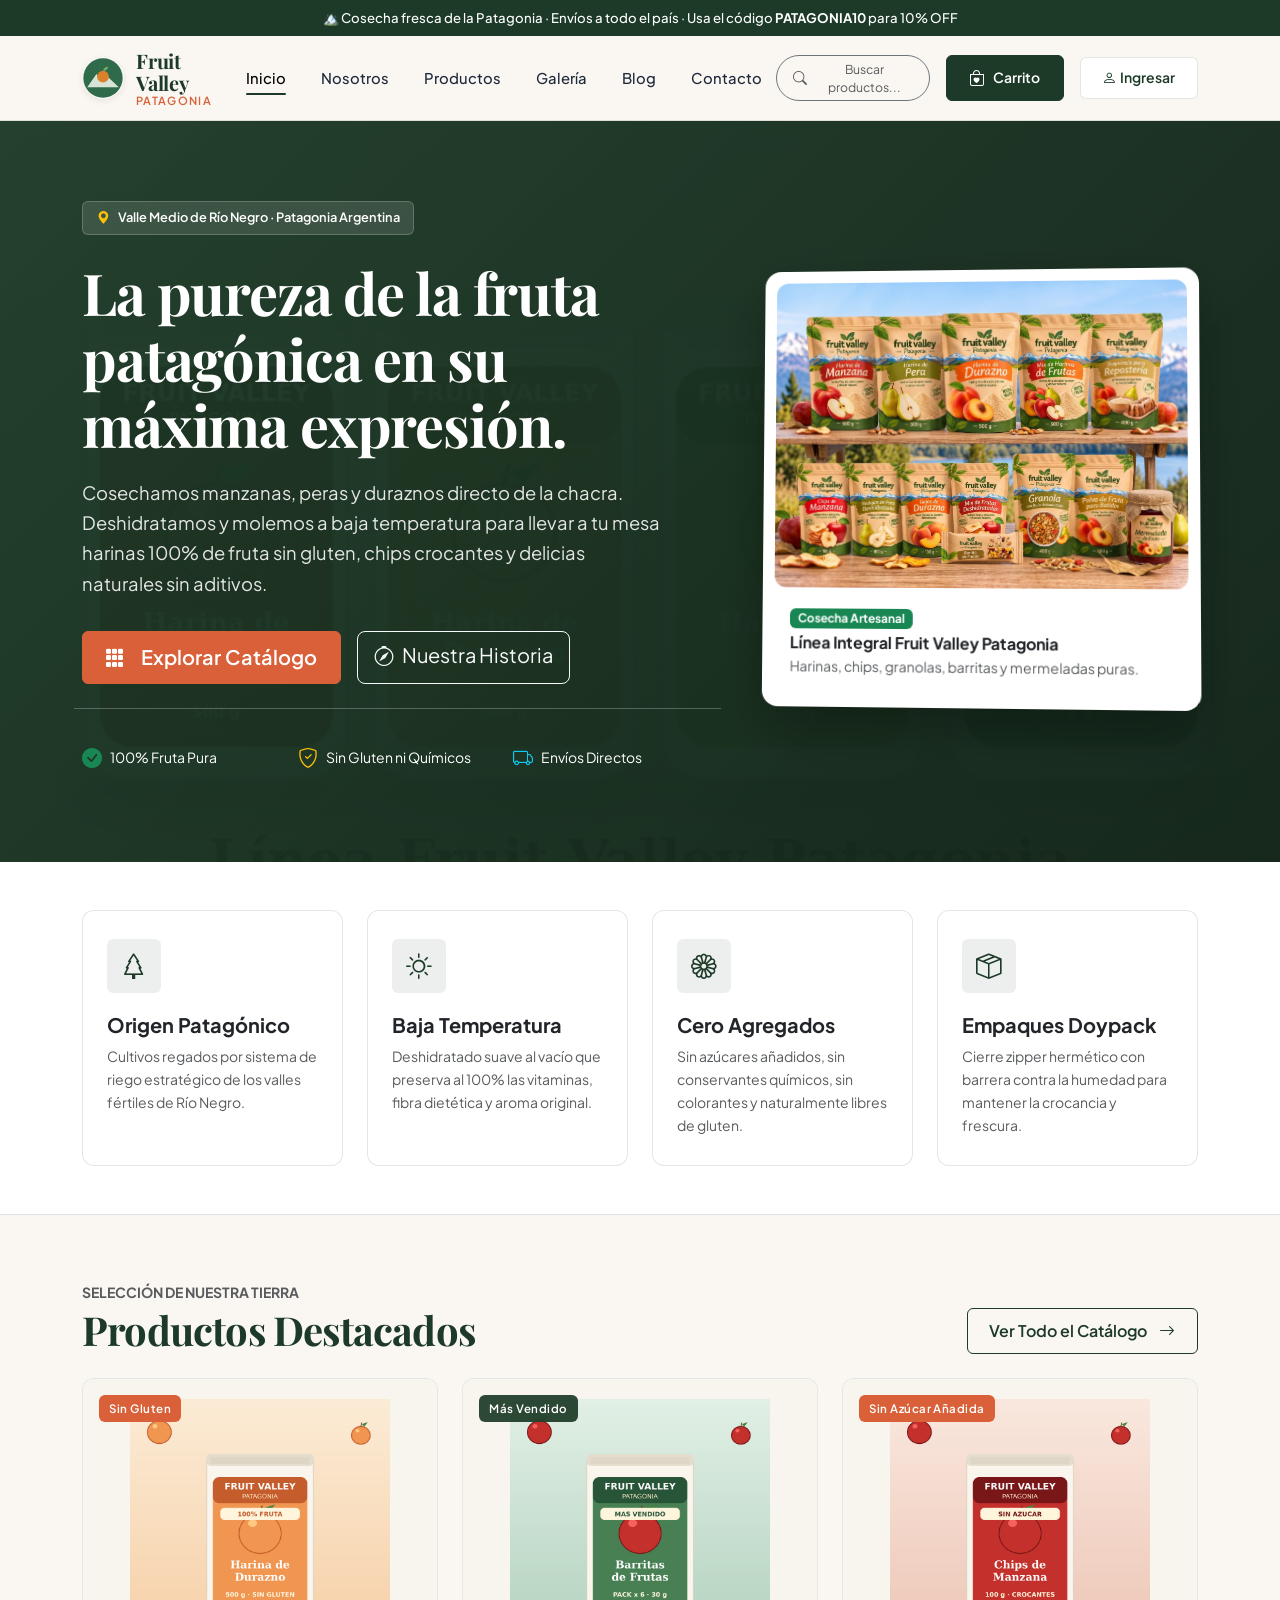
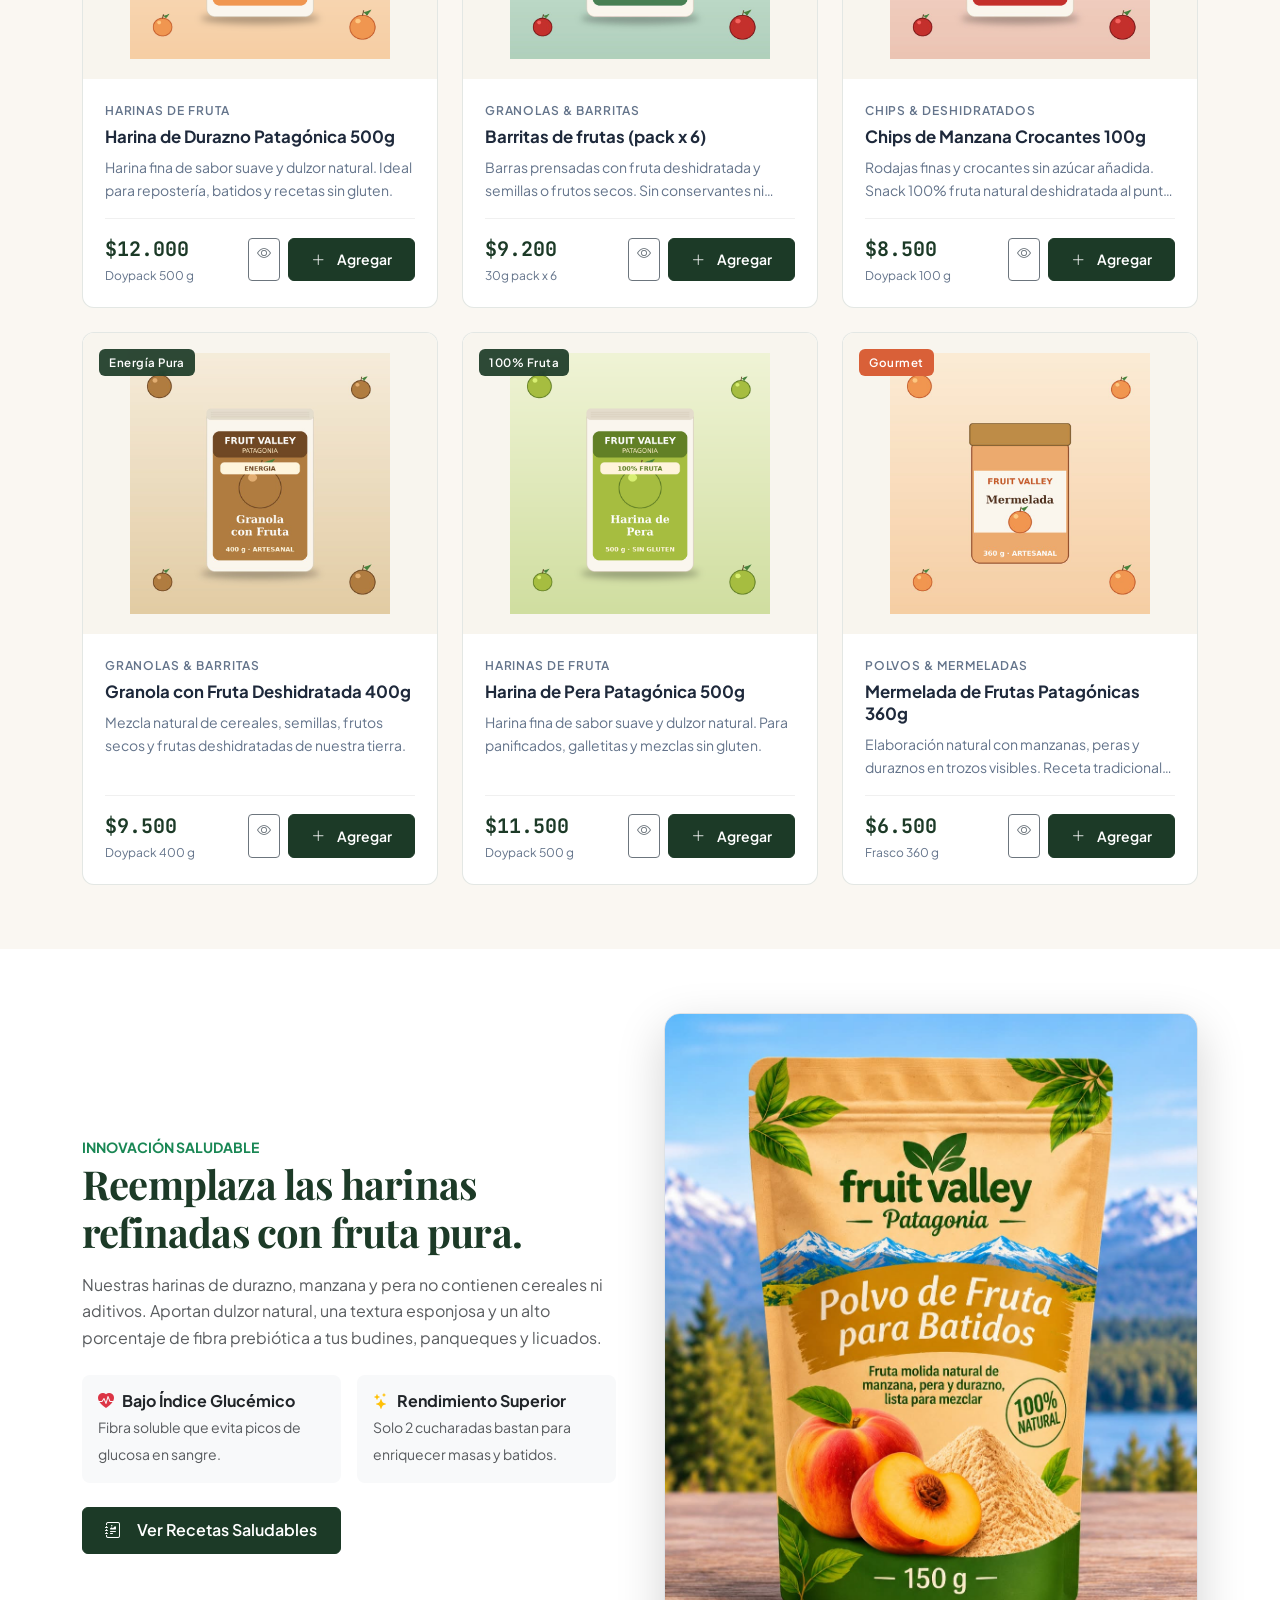
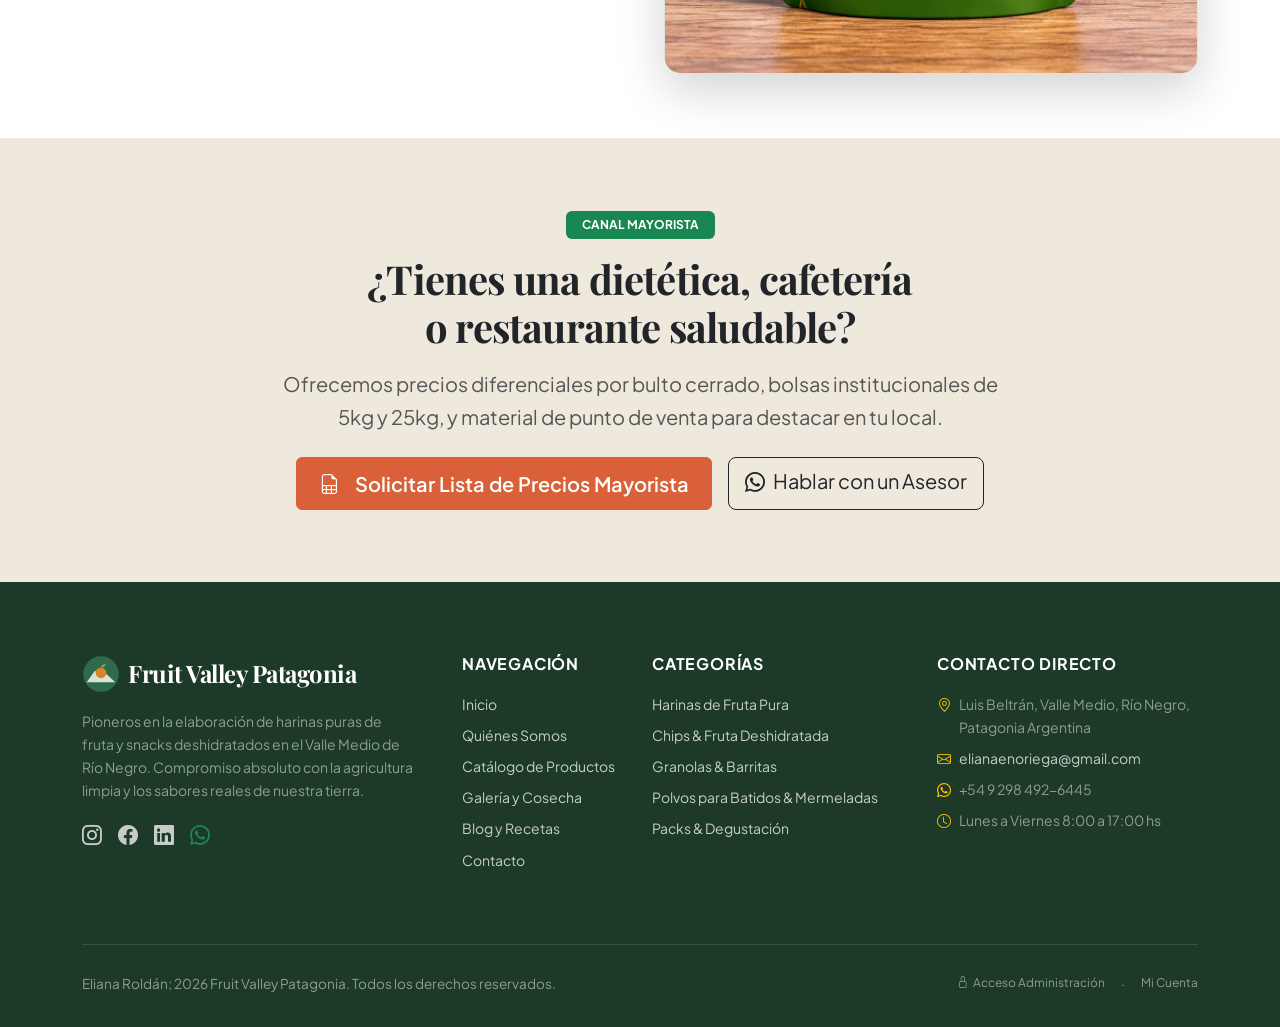
<file: index.html>
<!doctype html>
<html lang="es">
  <head>
    <meta charset="UTF-8" />
    <meta name="viewport" content="width=device-width, initial-scale=1.0" />
    <title>Fruit Valley Patagonia | Alimentos Naturales y Harinas de Fruta</title>
    <meta name="description" content="Alimentos 100% naturales elaborados en el Valle Medio de Río Negro de la Patagonia. Harinas puras de manzana, pera y durazno, chips crocantes sin azúcar agregada, granolas y mermeladas artesanales." />
    <meta property="og:title" content="Fruit Valley Patagonia | Alimentos Naturales y Harinas de Fruta" />
    <meta property="og:description" content="Descubre la pureza de la Patagonia en tu mesa: harinas de frutas, chips deshidratados y granolas artesanales." />
    <meta property="og:image" content="./assets/aistudio/mixdeproductos.jpg" />
    <meta property="og:type" content="website" />
    <meta name="twitter:card" content="summary_large_image" />

    <!-- Favicon Oficial -->
    <link rel="icon" type="image/svg+xml" href="./assets/icons/favicon.svg" />
    <link rel="shortcut icon" href="./public/favicon.svg" />

    <!-- Bootstrap 5.3.3 CSS & Bootstrap Icons -->
    <link rel="stylesheet" href="https://cdn.jsdelivr.net/npm/bootstrap@5.3.3/dist/css/bootstrap.min.css" />
    <link rel="stylesheet" href="https://cdn.jsdelivr.net/npm/bootstrap-icons@1.11.3/font/bootstrap-icons.min.css" />

    <!-- Hoja de Estilos Personalizada -->
    <link rel="stylesheet" href="./css/styles.css" />
  </head>
  <body>
    <!-- Top Announcement Bar -->
    <div class="fvp-announcement-bar">
      <span>🏔️ Cosecha fresca de la Patagonia · Envíos a todo el país · Usa el código <strong>PATAGONIA10</strong> para 10% OFF</span>
    </div>

    <!-- Encabezado / Navbar -->
    <header class="sticky-top">
      <nav class="navbar navbar-expand-lg fvp-navbar">
        <div class="container">
          <!-- Zone 1: Brand Wordmark & Emblem -->
          <a class="fvp-brand" href="index.html">
            <img src="./assets/icons/favicon.svg" alt="Fruit Valley Patagonia Logo" class="fvp-brand-logo" />
            <div class="fvp-brand-text">
              <span class="fvp-brand-title">Fruit Valley</span>
              <span class="fvp-brand-subtitle">Patagonia</span>
            </div>
          </a>

          <!-- Mobile Actions & Toggle -->
          <div class="d-flex align-items-center gap-2 d-lg-none ms-auto me-2">
            <button class="btn btn-sm btn-outline-secondary btn-search-trigger" data-bs-toggle="modal" data-bs-target="#searchModal" aria-label="Buscar">
              <i class="bi bi-search"></i>
            </button>
            <button class="btn btn-sm btn-patagonia position-relative cart-toggle-btn" aria-label="Ver Canasta">
              <i class="bi bi-bag"></i>
              <span class="cart-count-badge fvp-cart-count-badge" style="display: none;">0</span>
            </button>
          </div>

          <button class="navbar-toggler border-0" type="button" data-bs-toggle="collapse" data-bs-target="#navbarMain" aria-controls="navbarMain" aria-expanded="false" aria-label="Menú de Navegación">
            <span class="navbar-toggler-icon"></span>
          </button>

          <!-- Zone 2: Navigation Links -->
          <div class="collapse navbar-collapse justify-content-center" id="navbarMain">
            <ul class="navbar-nav gap-lg-2 py-3 py-lg-0">
              <li class="nav-item">
                <a class="nav-link fvp-nav-link active" href="index.html">Inicio</a>
              </li>
              <li class="nav-item">
                <a class="nav-link fvp-nav-link" href="nosotros.html">Nosotros</a>
              </li>
              <li class="nav-item">
                <a class="nav-link fvp-nav-link" href="servicios.html">Productos</a>
              </li>
              <li class="nav-item">
                <a class="nav-link fvp-nav-link" href="galeria.html">Galería</a>
              </li>
              <li class="nav-item">
                <a class="nav-link fvp-nav-link" href="blog.html">Blog</a>
              </li>
              <li class="nav-item">
                <a class="nav-link fvp-nav-link" href="contacto.html">Contacto</a>
              </li>
            </ul>
          </div>

          <!-- Zone 3: Actions (Search, Cart & User Portal) -->
          <div class="d-none d-lg-flex align-items-center gap-3">
            <button class="btn btn-sm btn-outline-secondary rounded-pill px-3 py-1 btn-search-trigger d-flex align-items-center gap-2" data-bs-toggle="modal" data-bs-target="#searchModal">
              <i class="bi bi-search text-muted"></i>
              <span class="small text-muted">Buscar productos...</span>
            </button>

            <button class="btn btn-patagonia position-relative cart-toggle-btn d-flex align-items-center gap-2" aria-label="Ver canasta de compras">
              <i class="bi bi-bag-heart"></i>
              <span class="d-none d-xl-inline small">Carrito</span>
              <span class="cart-count-badge fvp-cart-count-badge" style="display: none;">0</span>
            </button>

            <div id="nav-user-container">
              <!-- Renderizado dinámico por auth.js -->
            </div>
          </div>
        </div>
      </nav>
    </header>

    <main>
      <!-- Hero Section -->
      <section class="fvp-hero">
        <div class="container">
          <div class="row align-items-center g-5">
            <div class="col-lg-7">
              <div class="fvp-hero-badge">
                <i class="bi bi-geo-alt-fill text-warning"></i>
                <span>Valle Medio de Río Negro · Patagonia Argentina</span>
              </div>
              <h1>La pureza de la fruta patagónica en su máxima expresión.</h1>
              <p class="fvp-hero-lead">
                Cosechamos manzanas, peras y duraznos directo de la chacra. Deshidratamos y molemos a baja temperatura para llevar a tu mesa harinas 100% de fruta sin gluten, chips crocantes y delicias naturales sin aditivos.
              </p>
              <div class="d-flex flex-wrap gap-3">
                <a href="servicios.html" class="btn btn-patagonia-accent btn-lg">
                  <i class="bi bi-grid-3x3-gap-fill me-2"></i>Explorar Catálogo
                </a>
                <a href="nosotros.html" class="btn btn-outline-light btn-lg">
                  <i class="bi bi-compass me-2"></i>Nuestra Historia
                </a>
              </div>

              <!-- Metadatos de Confianza -->
              <div class="row g-3 mt-4 pt-3 border-top border-white border-opacity-25 text-white-50 small">
                <div class="col-sm-4 d-flex align-items-center gap-2">
                  <i class="bi bi-check-circle-fill text-success fs-5"></i>
                  <span class="text-white">100% Fruta Pura</span>
                </div>
                <div class="col-sm-4 d-flex align-items-center gap-2">
                  <i class="bi bi-shield-check text-warning fs-5"></i>
                  <span class="text-white">Sin Gluten ni Químicos</span>
                </div>
                <div class="col-sm-4 d-flex align-items-center gap-2">
                  <i class="bi bi-truck text-info fs-5"></i>
                  <span class="text-white">Envíos Directos</span>
                </div>
              </div>
            </div>

            <div class="col-lg-5 text-center">
              <div class="fvp-hero-image-card">
                <img src="./assets/aistudio/mixdeproductos.jpg" alt="Línea completa Fruit Valley Patagonia" class="img-fluid" />
                <div class="p-3 text-start">
                  <span class="badge bg-success mb-1">Cosecha Artesanal</span>
                  <h6 class="fw-bold mb-0 text-dark">Línea Integral Fruit Valley Patagonia</h6>
                  <small class="text-muted">Harinas, chips, granolas, barritas y mermeladas puras.</small>
                </div>
              </div>
            </div>
          </div>
        </div>
      </section>

      <!-- 4 Pilares de Calidad -->
      <section class="py-5 bg-white border-bottom">
        <div class="container">
          <div class="row g-4">
            <div class="col-md-6 col-lg-3">
              <div class="fvp-feature-card">
                <div class="fvp-feature-icon">
                  <i class="bi bi-tree"></i>
                </div>
                <h5 class="fw-bold text-dark">Origen Patagónico</h5>
                <p class="text-muted small mb-0">Cultivos regados por sistema de riego estratégico de los valles fértiles de Río Negro.</p>
              </div>
            </div>
            <div class="col-md-6 col-lg-3">
              <div class="fvp-feature-card">
                <div class="fvp-feature-icon">
                  <i class="bi bi-sun"></i>
                </div>
                <h5 class="fw-bold text-dark">Baja Temperatura</h5>
                <p class="text-muted small mb-0">Deshidratado suave al vacío que preserva al 100% las vitaminas, fibra dietética y aroma original.</p>
              </div>
            </div>
            <div class="col-md-6 col-lg-3">
              <div class="fvp-feature-card">
                <div class="fvp-feature-icon">
                  <i class="bi bi-flower1"></i>
                </div>
                <h5 class="fw-bold text-dark">Cero Agregados</h5>
                <p class="text-muted small mb-0">Sin azúcares añadidos, sin conservantes químicos, sin colorantes y naturalmente libres de gluten.</p>
              </div>
            </div>
            <div class="col-md-6 col-lg-3">
              <div class="fvp-feature-card">
                <div class="fvp-feature-icon">
                  <i class="bi bi-box-seam"></i>
                </div>
                <h5 class="fw-bold text-dark">Empaques Doypack</h5>
                <p class="text-muted small mb-0">Cierre zipper hermético con barrera contra la humedad para mantener la crocancia y frescura.</p>
              </div>
            </div>
          </div>
        </div>
      </section>

      <!-- Productos Destacados -->
      <section class="py-5" style="background-color: var(--fvp-sand);">
        <div class="container py-3">
          <div class="d-flex flex-column flex-md-row justify-content-between align-items-md-end mb-4">
            <div>
              <span class="text-uppercase text-muted fw-bold small letter-spacing">Selección de Nuestra Tierra</span>
              <h2 class="display-6 fw-bold mb-0">Productos Destacados</h2>
            </div>
            <a href="servicios.html" class="btn btn-patagonia-outline mt-3 mt-md-0">
              Ver Todo el Catálogo <i class="bi bi-arrow-right ms-1"></i>
            </a>
          </div>

          <div class="row g-4" id="home-featured-products">
            <!-- Producto 1: Harina de Durazno -->
            <div class="col-md-6 col-lg-4">
              <div class="fvp-card">
                <div class="fvp-card-img-wrapper">
                  <span class="fvp-badge-tag fvp-badge-accent">Sin Gluten</span>
                  <img src="./assets/aistudio/Empaque_de_Harina_de_Durazno_Patag_nica_18aca7c3.png" alt="Harina de Durazno Patagónica 500g" class="fvp-card-img" />
                </div>
                <div class="fvp-card-body">
                  <span class="fvp-card-category">Harinas de Fruta</span>
                  <h4 class="fvp-card-title"><a href="detalle.html?id=harina-durazno">Harina de Durazno Patagónica 500g</a></h4>
                  <p class="fvp-card-desc">Harina fina de sabor suave y dulzor natural. Ideal para repostería, batidos y recetas sin gluten.</p>
                  <div class="fvp-card-footer">
                    <div>
                      <span class="fvp-price">$12.000</span>
                      <span class="fvp-price-sub">Doypack 500 g</span>
                    </div>
                    <div class="d-flex gap-2">
                      <a href="detalle.html?id=harina-durazno" class="btn btn-sm btn-outline-secondary" title="Ver detalles">
                        <i class="bi bi-eye"></i>
                      </a>
                      <button class="btn btn-sm btn-patagonia btn-add-to-cart" data-product-id="harina-durazno">
                        <i class="bi bi-plus-lg me-1"></i>Agregar
                      </button>
                    </div>
                  </div>
                </div>
              </div>
            </div>

            <!-- Producto 2: Barritas de Frutas -->
            <div class="col-md-6 col-lg-4">
              <div class="fvp-card">
                <div class="fvp-card-img-wrapper">
                  <span class="fvp-badge-tag">Más Vendido</span>
                  <img src="./assets/aistudio/Barritas_e2419f8e.jpg" alt="Barrita de Frutas Patagonia x6" class="fvp-card-img" />
                </div>
                <div class="fvp-card-body">
                  <span class="fvp-card-category">Granolas & Barritas</span>
                  <h4 class="fvp-card-title"><a href="detalle.html?id=barritas-frutas">Barritas de frutas (pack x 6)</a></h4>
                  <p class="fvp-card-desc">Barras prensadas con fruta deshidratada y semillas o frutos secos. Sin conservantes ni jarabes artificiales.</p>
                  <div class="fvp-card-footer">
                    <div>
                      <span class="fvp-price">$9.200</span>
                      <span class="fvp-price-sub">30g pack x 6</span>
                    </div>
                    <div class="d-flex gap-2">
                      <a href="detalle.html?id=barritas-frutas" class="btn btn-sm btn-outline-secondary" title="Ver detalles">
                        <i class="bi bi-eye"></i>
                      </a>
                      <button class="btn btn-sm btn-patagonia btn-add-to-cart" data-product-id="barritas-frutas">
                        <i class="bi bi-plus-lg me-1"></i>Agregar
                      </button>
                    </div>
                  </div>
                </div>
              </div>
            </div>

            <!-- Producto 3: Chips de Manzana -->
            <div class="col-md-6 col-lg-4">
              <div class="fvp-card">
                <div class="fvp-card-img-wrapper">
                  <span class="fvp-badge-tag fvp-badge-accent">Sin Azúcar Añadida</span>
                  <img src="./assets/aistudio/Chipsdemanzana_0640116c.jpg" alt="Chips de Manzana Crocantes 100g" class="fvp-card-img" />
                </div>
                <div class="fvp-card-body">
                  <span class="fvp-card-category">Chips & Deshidratados</span>
                  <h4 class="fvp-card-title"><a href="detalle.html?id=chips-manzana">Chips de Manzana Crocantes 100g</a></h4>
                  <p class="fvp-card-desc">Rodajas finas y crocantes sin azúcar añadida. Snack 100% fruta natural deshidratada al punto justo.</p>
                  <div class="fvp-card-footer">
                    <div>
                      <span class="fvp-price">$8.500</span>
                      <span class="fvp-price-sub">Doypack 100 g</span>
                    </div>
                    <div class="d-flex gap-2">
                      <a href="detalle.html?id=chips-manzana" class="btn btn-sm btn-outline-secondary" title="Ver detalles">
                        <i class="bi bi-eye"></i>
                      </a>
                      <button class="btn btn-sm btn-patagonia btn-add-to-cart" data-product-id="chips-manzana">
                        <i class="bi bi-plus-lg me-1"></i>Agregar
                      </button>
                    </div>
                  </div>
                </div>
              </div>
            </div>

            <!-- Producto 4: Granola con Fruta -->
            <div class="col-md-6 col-lg-4">
              <div class="fvp-card">
                <div class="fvp-card-img-wrapper">
                  <span class="fvp-badge-tag">Energía Pura</span>
                  <img src="./assets/aistudio/Granolas_4453523a.jpg" alt="Granola con Fruta Deshidratada 400g" class="fvp-card-img" />
                </div>
                <div class="fvp-card-body">
                  <span class="fvp-card-category">Granolas & Barritas</span>
                  <h4 class="fvp-card-title"><a href="detalle.html?id=granolas-fruta-deshidratada">Granola con Fruta Deshidratada 400g</a></h4>
                  <p class="fvp-card-desc">Mezcla natural de cereales, semillas, frutos secos y frutas deshidratadas de nuestra tierra.</p>
                  <div class="fvp-card-footer">
                    <div>
                      <span class="fvp-price">$9.500</span>
                      <span class="fvp-price-sub">Doypack 400 g</span>
                    </div>
                    <div class="d-flex gap-2">
                      <a href="detalle.html?id=granolas-fruta-deshidratada" class="btn btn-sm btn-outline-secondary" title="Ver detalles">
                        <i class="bi bi-eye"></i>
                      </a>
                      <button class="btn btn-sm btn-patagonia btn-add-to-cart" data-product-id="granolas-fruta-deshidratada">
                        <i class="bi bi-plus-lg me-1"></i>Agregar
                      </button>
                    </div>
                  </div>
                </div>
              </div>
            </div>

            <!-- Producto 5: Harina de Pera -->
            <div class="col-md-6 col-lg-4">
              <div class="fvp-card">
                <div class="fvp-card-img-wrapper">
                  <span class="fvp-badge-tag">100% Fruta</span>
                  <img src="./assets/aistudio/Mockup_de_Harina_de_Pera_Patag_nica_34e1eaa3.png" alt="Harina de Pera Patagónica 500g" class="fvp-card-img" />
                </div>
                <div class="fvp-card-body">
                  <span class="fvp-card-category">Harinas de Fruta</span>
                  <h4 class="fvp-card-title"><a href="detalle.html?id=harina-pera">Harina de Pera Patagónica 500g</a></h4>
                  <p class="fvp-card-desc">Harina fina de sabor suave y dulzor natural. Para panificados, galletitas y mezclas sin gluten.</p>
                  <div class="fvp-card-footer">
                    <div>
                      <span class="fvp-price">$11.500</span>
                      <span class="fvp-price-sub">Doypack 500 g</span>
                    </div>
                    <div class="d-flex gap-2">
                      <a href="detalle.html?id=harina-pera" class="btn btn-sm btn-outline-secondary" title="Ver detalles">
                        <i class="bi bi-eye"></i>
                      </a>
                      <button class="btn btn-sm btn-patagonia btn-add-to-cart" data-product-id="harina-pera">
                        <i class="bi bi-plus-lg me-1"></i>Agregar
                      </button>
                    </div>
                  </div>
                </div>
              </div>
            </div>

            <!-- Producto 6: Mermelada de Frutas -->
            <div class="col-md-6 col-lg-4">
              <div class="fvp-card">
                <div class="fvp-card-img-wrapper">
                  <span class="fvp-badge-tag fvp-badge-accent">Gourmet</span>
                  <img src="./assets/aistudio/Mermelada_9c46b3d7.jpg" alt="Mermelada de Frutas Patagónicas 360g" class="fvp-card-img" />
                </div>
                <div class="fvp-card-body">
                  <span class="fvp-card-category">Polvos & Mermeladas</span>
                  <h4 class="fvp-card-title"><a href="detalle.html?id=mermelada-pasta-fruta">Mermelada de Frutas Patagónicas 360g</a></h4>
                  <p class="fvp-card-desc">Elaboración natural con manzanas, peras y duraznos en trozos visibles. Receta tradicional patagónica.</p>
                  <div class="fvp-card-footer">
                    <div>
                      <span class="fvp-price">$6.500</span>
                      <span class="fvp-price-sub">Frasco 360 g</span>
                    </div>
                    <div class="d-flex gap-2">
                      <a href="detalle.html?id=mermelada-pasta-fruta" class="btn btn-sm btn-outline-secondary" title="Ver detalles">
                        <i class="bi bi-eye"></i>
                      </a>
                      <button class="btn btn-sm btn-patagonia btn-add-to-cart" data-product-id="mermelada-pasta-fruta">
                        <i class="bi bi-plus-lg me-1"></i>Agregar
                      </button>
                    </div>
                  </div>
                </div>
              </div>
            </div>
          </div>
        </div>
      </section>

      <!-- Banner de Innovación Culinaria / Receta -->
      <section class="py-5 bg-white">
        <div class="container py-3">
          <div class="row align-items-center g-5">
            <div class="col-lg-6">
              <span class="text-uppercase text-success fw-bold small">Innovación Saludable</span>
              <h2 class="display-6 fw-bold mb-3">Reemplaza las harinas refinadas con fruta pura.</h2>
              <p class="text-muted mb-4">
                Nuestras harinas de durazno, manzana y pera no contienen cereales ni aditivos. Aportan dulzor natural, una textura esponjosa y un alto porcentaje de fibra prebiótica a tus budines, panqueques y licuados.
              </p>
              <div class="row g-3 mb-4">
                <div class="col-sm-6">
                  <div class="p-3 bg-light rounded-3">
                    <h6 class="fw-bold text-dark mb-1"><i class="bi bi-heart-pulse-fill text-danger me-2"></i>Bajo Índice Glucémico</h6>
                    <small class="text-muted">Fibra soluble que evita picos de glucosa en sangre.</small>
                  </div>
                </div>
                <div class="col-sm-6">
                  <div class="p-3 bg-light rounded-3">
                    <h6 class="fw-bold text-dark mb-1"><i class="bi bi-stars text-warning me-2"></i>Rendimiento Superior</h6>
                    <small class="text-muted">Solo 2 cucharadas bastan para enriquecer masas y batidos.</small>
                  </div>
                </div>
              </div>
              <a href="blog.html" class="btn btn-patagonia">
                <i class="bi bi-journal-richtext me-2"></i>Ver Recetas Saludables
              </a>
            </div>
            <div class="col-lg-6">
              <div class="rounded-4 overflow-hidden shadow-lg border">
                <img src="./assets/aistudio/polvodejugo.jpeg" alt="Polvo de fruta y preparaciones naturales" class="img-fluid w-100" />
              </div>
            </div>
          </div>
        </div>
      </section>

      <!-- Sección Venta Mayorista y Distribuidores -->
      <section class="py-5" style="background-color: var(--fvp-sand-dark);">
        <div class="container py-4 text-center">
          <div class="row justify-content-center">
            <div class="col-lg-8">
              <span class="badge bg-success px-3 py-2 text-uppercase mb-3">Canal Mayorista</span>
              <h2 class="display-6 fw-bold text-dark mb-3">¿Tienes una dietética, cafetería o restaurante saludable?</h2>
              <p class="text-muted fs-5 mb-4">
                Ofrecemos precios diferenciales por bulto cerrado, bolsas institucionales de 5kg y 25kg, y material de punto de venta para destacar en tu local.
              </p>
              <div class="d-flex flex-wrap justify-content-center gap-3">
                <a href="contacto.html?tipo=mayorista" class="btn btn-patagonia-accent btn-lg">
                  <i class="bi bi-file-earmark-spreadsheet me-2"></i>Solicitar Lista de Precios Mayorista
                </a>
                <a href="https://wa.me/5492984926445" target="_blank" class="btn btn-outline-dark btn-lg">
                  <i class="bi bi-whatsapp me-2"></i>Hablar con un Asesor
                </a>
              </div>
            </div>
          </div>
        </div>
      </section>
    </main>

    <!-- Pie de Página Unificado -->
    <footer class="fvp-footer">
      <div class="container">
        <div class="row g-4">
          <div class="col-lg-4">
            <div class="d-flex align-items-center gap-2 mb-3">
              <img src="./assets/icons/favicon.svg" alt="Fruit Valley Patagonia Logo" width="38" height="38" class="rounded-circle" />
              <span class="fs-4 fw-bold font-serif text-white">Fruit Valley Patagonia</span>
            </div>
            <p class="text-white-50 small pe-lg-4">
              Pioneros en la elaboración de harinas puras de fruta y snacks deshidratados en el Valle Medio de Río Negro. Compromiso absoluto con la agricultura limpia y los sabores reales de nuestra tierra.
            </p>
            <div class="d-flex gap-3 mt-3">
              <a href="#" class="fs-5" aria-label="Instagram"><i class="bi bi-instagram"></i></a>
              <a href="#" class="fs-5" aria-label="Facebook"><i class="bi bi-facebook"></i></a>
              <a href="#" class="fs-5" aria-label="LinkedIn"><i class="bi bi-linkedin"></i></a>
              <a href="https://wa.me/5492984926445" target="_blank" class="fs-5 text-success" aria-label="WhatsApp"><i class="bi bi-whatsapp"></i></a>
            </div>
          </div>

          <div class="col-6 col-lg-2">
            <h6 class="fvp-footer-title">Navegación</h6>
            <ul class="list-unstyled small">
              <li class="mb-2"><a href="index.html">Inicio</a></li>
              <li class="mb-2"><a href="nosotros.html">Quiénes Somos</a></li>
              <li class="mb-2"><a href="servicios.html">Catálogo de Productos</a></li>
              <li class="mb-2"><a href="galeria.html">Galería y Cosecha</a></li>
              <li class="mb-2"><a href="blog.html">Blog y Recetas</a></li>
              <li class="mb-2"><a href="contacto.html">Contacto</a></li>
            </ul>
          </div>

          <div class="col-6 col-lg-3">
            <h6 class="fvp-footer-title">Categorías</h6>
            <ul class="list-unstyled small">
              <li class="mb-2"><a href="servicios.html?cat=harinas">Harinas de Fruta Pura</a></li>
              <li class="mb-2"><a href="servicios.html?cat=chips-deshidratadas">Chips & Fruta Deshidratada</a></li>
              <li class="mb-2"><a href="servicios.html?cat=granolas-barritas">Granolas & Barritas</a></li>
              <li class="mb-2"><a href="servicios.html?cat=polvos-mermeladas">Polvos para Batidos & Mermeladas</a></li>
              <li class="mb-2"><a href="servicios.html?cat=packs">Packs & Degustación</a></li>
            </ul>
          </div>

          <div class="col-lg-3">
            <h6 class="fvp-footer-title">Contacto Directo</h6>
            <ul class="list-unstyled small text-white-50">
              <li class="mb-2 d-flex gap-2">
                <i class="bi bi-geo-alt text-warning"></i>
                <span>Luis Beltrán, Valle Medio, Río Negro, Patagonia Argentina</span>
              </li>
              <li class="mb-2 d-flex gap-2">
                <i class="bi bi-envelope text-warning"></i>
                <a href="mailto:elianaenoriega@gmail.com">elianaenoriega@gmail.com</a>
              </li>
              <li class="mb-2 d-flex gap-2">
                <i class="bi bi-whatsapp text-warning"></i>
                <a href="https://wa.me/5492984926445" target="_blank" class="text-white-50">+54 9 298 492-6445</a>
              </li>
              <li class="mb-2 d-flex gap-2">
                <i class="bi bi-clock text-warning"></i>
                <span>Lunes a Viernes 8:00 a 17:00 hs</span>
              </li>
            </ul>
          </div>
        </div>

        <div class="fvp-footer-bottom d-flex flex-column flex-md-row justify-content-between align-items-center gap-3">
          <div class="text-white-50">
            Eliana Roldán; 2026 Fruit Valley Patagonia. Todos los derechos reservados.
          </div>
          <div class="d-flex gap-3 text-white-50">
            <a href="dashboard.html" class="text-white-50 small"><i class="bi bi-lock me-1"></i>Acceso Administración</a>
            <span>·</span>
            <a href="login.html" class="text-white-50 small">Mi Cuenta</a>
          </div>
        </div>
      </div>
    </footer>

    <!-- Bootstrap 5 Bundle JS -->
    <script src="https://cdn.jsdelivr.net/npm/bootstrap@5.3.3/dist/js/bootstrap.bundle.min.js"></script>

    <!-- Módulos de la Aplicación -->
    <script type="module" src="./js/main.js"></script>
  </body>
</html>
</file>
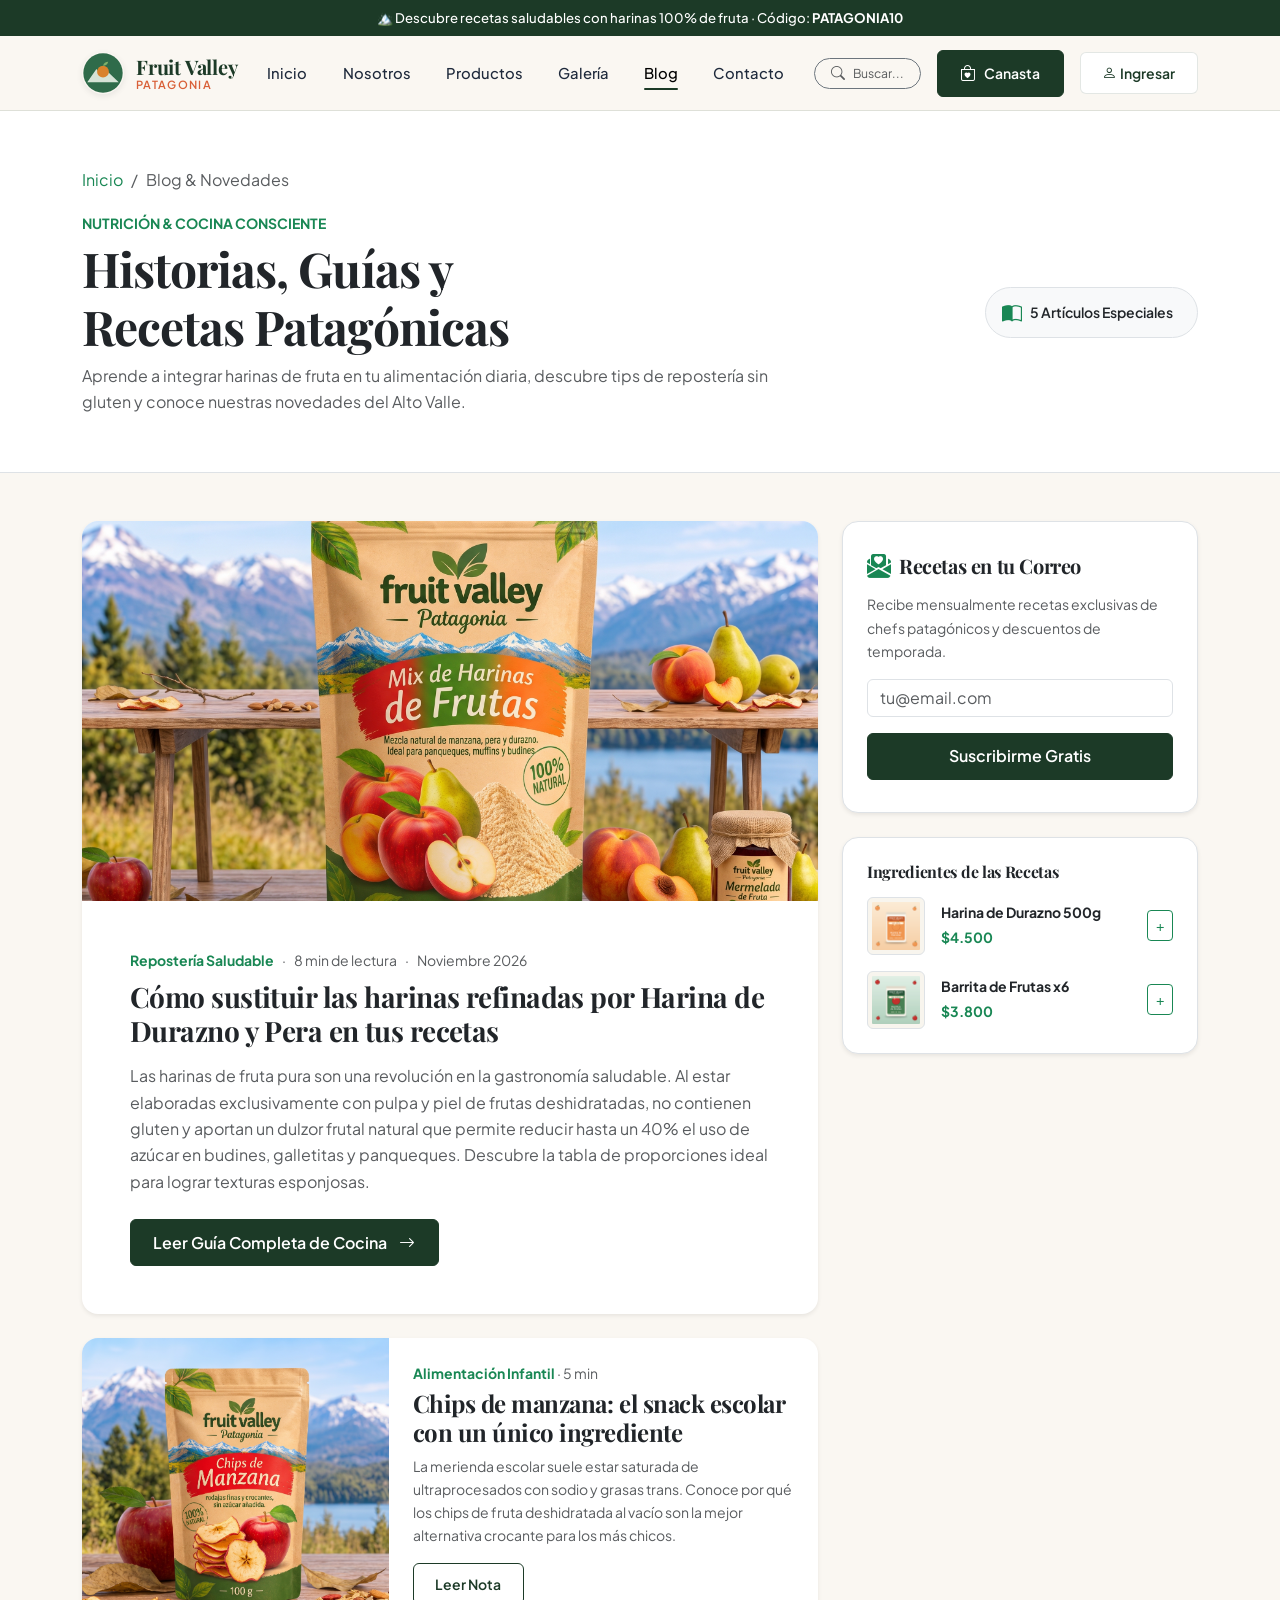
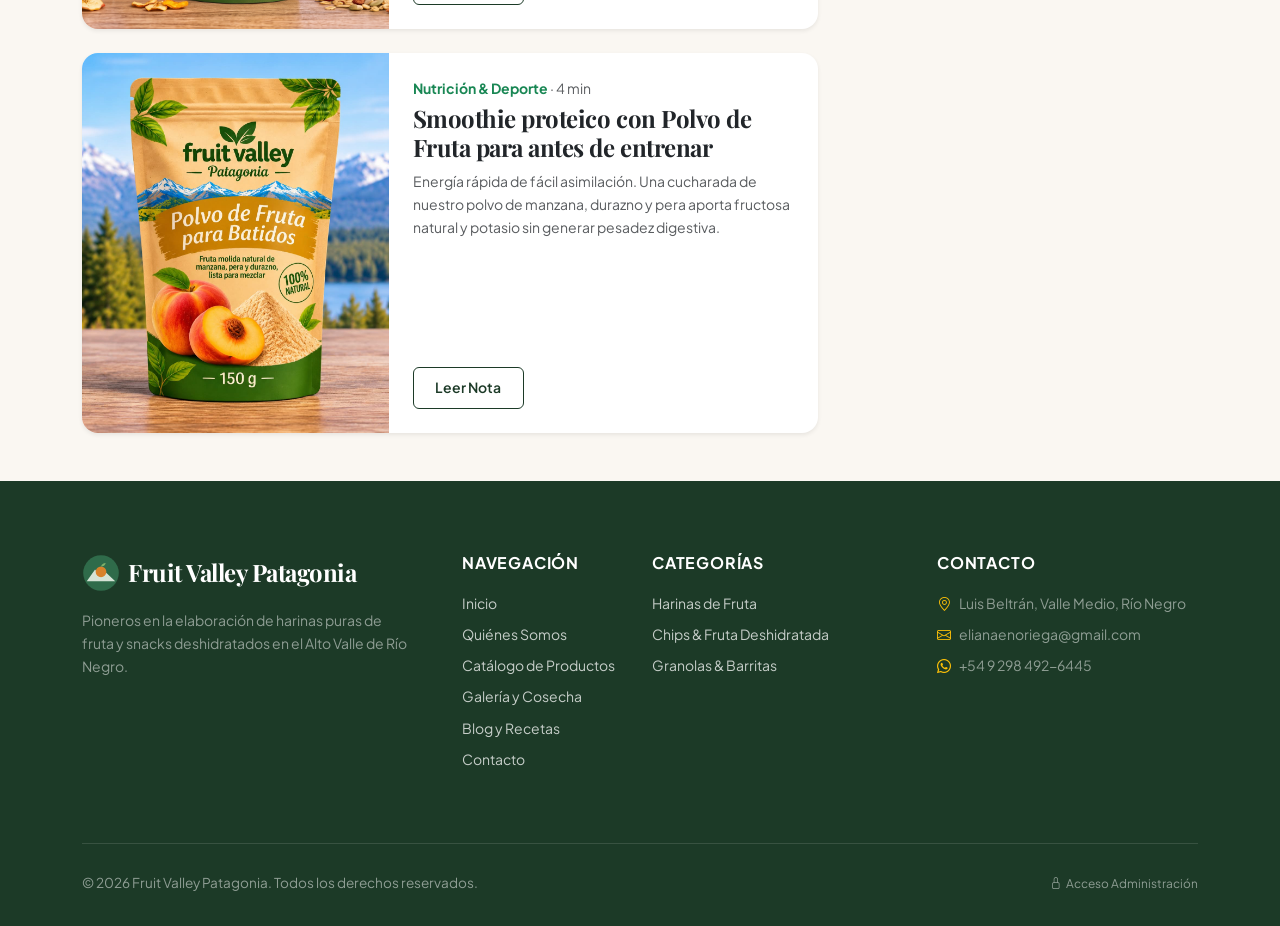
<file: blog.html>
<!doctype html>
<html lang="es">
  <head>
    <meta charset="UTF-8" />
    <meta name="viewport" content="width=device-width, initial-scale=1.0" />
    <title>Blog & Recetas Saludables | Fruit Valley Patagonia</title>
    <meta name="description" content="Aprende a cocinar con harinas de fruta sin gluten, descubre los beneficios de los snacks deshidratados y conoce las novedades del Alto Valle." />
    <meta property="og:title" content="Blog & Recetas Saludables | Fruit Valley Patagonia" />
    <meta property="og:image" content="./assets/aistudio/MixdeHarina.jpg" />
    <meta property="og:type" content="website" />

    <link rel="icon" type="image/svg+xml" href="./assets/icons/favicon.svg" />
    <link rel="shortcut icon" href="./public/favicon.svg" />

    <link rel="stylesheet" href="https://cdn.jsdelivr.net/npm/bootstrap@5.3.3/dist/css/bootstrap.min.css" />
    <link rel="stylesheet" href="https://cdn.jsdelivr.net/npm/bootstrap-icons@1.11.3/font/bootstrap-icons.min.css" />
    <link rel="stylesheet" href="./css/styles.css" />
  </head>
  <body>
    <!-- Announcement Bar -->
    <div class="fvp-announcement-bar">
      <span>🏔️ Descubre recetas saludables con harinas 100% de fruta · Código: <strong>PATAGONIA10</strong></span>
    </div>

    <!-- Header / Navbar -->
    <header class="sticky-top">
      <nav class="navbar navbar-expand-lg fvp-navbar">
        <div class="container">
          <a class="fvp-brand" href="index.html">
            <img src="./assets/icons/favicon.svg" alt="Fruit Valley Patagonia" class="fvp-brand-logo" />
            <div class="fvp-brand-text">
              <span class="fvp-brand-title">Fruit Valley</span>
              <span class="fvp-brand-subtitle">Patagonia</span>
            </div>
          </a>

          <div class="d-flex align-items-center gap-2 d-lg-none ms-auto me-2">
            <button class="btn btn-sm btn-outline-secondary btn-search-trigger" data-bs-toggle="modal" data-bs-target="#searchModal" aria-label="Buscar">
              <i class="bi bi-search"></i>
            </button>
            <button class="btn btn-sm btn-patagonia position-relative cart-toggle-btn" aria-label="Ver Canasta">
              <i class="bi bi-bag"></i>
              <span class="cart-count-badge fvp-cart-count-badge" style="display: none;">0</span>
            </button>
          </div>

          <button class="navbar-toggler border-0" type="button" data-bs-toggle="collapse" data-bs-target="#navbarMain" aria-label="Toggle navigation">
            <span class="navbar-toggler-icon"></span>
          </button>

          <div class="collapse navbar-collapse justify-content-center" id="navbarMain">
            <ul class="navbar-nav gap-lg-2 py-3 py-lg-0">
              <li class="nav-item"><a class="nav-link fvp-nav-link" href="index.html">Inicio</a></li>
              <li class="nav-item"><a class="nav-link fvp-nav-link" href="nosotros.html">Nosotros</a></li>
              <li class="nav-item"><a class="nav-link fvp-nav-link" href="servicios.html">Productos</a></li>
              <li class="nav-item"><a class="nav-link fvp-nav-link" href="galeria.html">Galería</a></li>
              <li class="nav-item"><a class="nav-link fvp-nav-link active" href="blog.html">Blog</a></li>
              <li class="nav-item"><a class="nav-link fvp-nav-link" href="contacto.html">Contacto</a></li>
            </ul>
          </div>

          <div class="d-none d-lg-flex align-items-center gap-3">
            <button class="btn btn-sm btn-outline-secondary rounded-pill px-3 py-1 btn-search-trigger d-flex align-items-center gap-2" data-bs-toggle="modal" data-bs-target="#searchModal">
              <i class="bi bi-search text-muted"></i>
              <span class="small text-muted">Buscar...</span>
            </button>
            <button class="btn btn-patagonia position-relative cart-toggle-btn d-flex align-items-center gap-2">
              <i class="bi bi-bag-heart"></i>
              <span class="d-none d-xl-inline small">Canasta</span>
              <span class="cart-count-badge fvp-cart-count-badge" style="display: none;">0</span>
            </button>
            <div id="nav-user-container"></div>
          </div>
        </div>
      </nav>
    </header>

    <main>
      <!-- Page Header -->
      <section class="py-5 bg-white border-bottom">
        <div class="container py-2">
          <nav aria-label="breadcrumb">
            <ol class="breadcrumb small">
              <li class="breadcrumb-item"><a href="index.html" class="text-success text-decoration-none">Inicio</a></li>
              <li class="breadcrumb-item active" aria-current="page">Blog & Novedades</li>
            </ol>
          </nav>
          <div class="row align-items-center">
            <div class="col-lg-8">
              <span class="text-uppercase text-success fw-bold small">Nutrición & Cocina Consciente</span>
              <h1 class="display-5 fw-bold text-dark mt-1 mb-2">Historias, Guías y Recetas Patagónicas</h1>
              <p class="text-muted mb-0">
                Aprende a integrar harinas de fruta en tu alimentación diaria, descubre tips de repostería sin gluten y conoce nuestras novedades del Alto Valle.
              </p>
            </div>
            <div class="col-lg-4 text-lg-end mt-3 mt-lg-0">
              <div class="d-inline-flex align-items-center gap-2 p-2 bg-light rounded-pill border">
                <i class="bi bi-book-half text-success fs-5 ms-2"></i>
                <span class="small fw-semibold text-dark me-3">5 Artículos Especiales</span>
              </div>
            </div>
          </div>
        </div>
      </section>

      <!-- Lista de Artículos -->
      <section class="py-5" style="background-color: var(--fvp-sand);">
        <div class="container">
          <div class="row g-4">
            <!-- Artículo Destacado 1 -->
            <div class="col-lg-8">
              <div class="card border-0 shadow-sm rounded-4 overflow-hidden mb-4">
                <img src="./assets/aistudio/MixdeHarina.jpg" alt="Recetas con Harinas de Fruta" class="card-img-top" style="max-height: 380px; object-fit: cover;" />
                <div class="card-body p-4 p-md-5">
                  <div class="d-flex items-center gap-2 text-muted small mb-2">
                    <span class="text-success fw-bold">Repostería Saludable</span>
                    <span>·</span>
                    <span>8 min de lectura</span>
                    <span>·</span>
                    <span>Noviembre 2026</span>
                  </div>
                  <h3 class="fw-bold font-serif text-dark mb-3">Cómo sustituir las harinas refinadas por Harina de Durazno y Pera en tus recetas</h3>
                  <p class="text-muted mb-4">
                    Las harinas de fruta pura son una revolución en la gastronomía saludable. Al estar elaboradas exclusivamente con pulpa y piel de frutas deshidratadas, no contienen gluten y aportan un dulzor frutal natural que permite reducir hasta un 40% el uso de azúcar en budines, galletitas y panqueques. Descubre la tabla de proporciones ideal para lograr texturas esponjosas.
                  </p>
                  <button class="btn btn-patagonia btn-read-article" data-article="1">
                    Leer Guía Completa de Cocina <i class="bi bi-arrow-right ms-1"></i>
                  </button>
                </div>
              </div>

              <!-- Artículo 2 -->
              <div class="card border-0 shadow-sm rounded-4 overflow-hidden mb-4">
                <div class="row g-0">
                  <div class="col-md-5">
                    <img src="./assets/aistudio/Chipsdemanzana.jpg" alt="Snacks para la merienda" class="img-fluid h-100 w-100" style="object-fit: cover; min-height: 240px;" />
                  </div>
                  <div class="col-md-7">
                    <div class="card-body p-4 d-flex flex-column h-100 justify-content-between">
                      <div>
                        <div class="text-muted small mb-1">
                          <span class="text-success fw-bold">Alimentación Infantil</span> · 5 min
                        </div>
                        <h4 class="fw-bold font-serif text-dark mb-2">Chips de manzana: el snack escolar con un único ingrediente</h4>
                        <p class="text-muted small mb-3">
                          La merienda escolar suele estar saturada de ultraprocesados con sodio y grasas trans. Conoce por qué los chips de fruta deshidratada al vacío son la mejor alternativa crocante para los más chicos.
                        </p>
                      </div>
                      <button class="btn btn-sm btn-patagonia-outline align-self-start btn-read-article" data-article="2">
                        Leer Nota
                      </button>
                    </div>
                  </div>
                </div>
              </div>

              <!-- Artículo 3 -->
              <div class="card border-0 shadow-sm rounded-4 overflow-hidden">
                <div class="row g-0">
                  <div class="col-md-5">
                    <img src="./assets/aistudio/polvodejugo.jpeg" alt="Smoothies nutritivos" class="img-fluid h-100 w-100" style="object-fit: cover; min-height: 240px;" />
                  </div>
                  <div class="col-md-7">
                    <div class="card-body p-4 d-flex flex-column h-100 justify-content-between">
                      <div>
                        <div class="text-muted small mb-1">
                          <span class="text-success fw-bold">Nutrición & Deporte</span> · 4 min
                        </div>
                        <h4 class="fw-bold font-serif text-dark mb-2">Smoothie proteico con Polvo de Fruta para antes de entrenar</h4>
                        <p class="text-muted small mb-3">
                          Energía rápida de fácil asimilación. Una cucharada de nuestro polvo de manzana, durazno y pera aporta fructosa natural y potasio sin generar pesadez digestiva.
                        </p>
                      </div>
                      <button class="btn btn-sm btn-patagonia-outline align-self-start btn-read-article" data-article="3">
                        Leer Nota
                      </button>
                    </div>
                  </div>
                </div>
              </div>
            </div>

            <!-- Sidebar Lateral -->
            <div class="col-lg-4">
              <!-- Caja Newsletter -->
              <div class="bg-white p-4 rounded-4 border shadow-sm mb-4">
                <div class="d-flex align-items-center gap-2 mb-2">
                  <i class="bi bi-envelope-paper-heart-fill text-success fs-4"></i>
                  <h5 class="fw-bold font-serif text-dark mb-0">Recetas en tu Correo</h5>
                </div>
                <p class="text-muted small mb-3">
                  Recibe mensualmente recetas exclusivas de chefs patagónicos y descuentos de temporada.
                </p>
                <form id="newsletter-form" class="needs-validation" novalidate>
                  <div class="mb-3">
                    <input type="email" class="form-control" placeholder="tu@email.com" required>
                    <div class="invalid-feedback small">Ingresa un correo válido.</div>
                  </div>
                  <button type="submit" class="btn btn-patagonia w-100">Suscribirme Gratis</button>
                </form>
                <div id="newsletter-status" class="mt-2"></div>
              </div>

              <!-- Productos Recomendados en el Blog -->
              <div class="bg-white p-4 rounded-4 border shadow-sm mb-4">
                <h6 class="fw-bold font-serif text-dark mb-3">Ingredientes de las Recetas</h6>
                <div class="d-flex flex-column gap-3">
                  <div class="d-flex align-items-center gap-3">
                    <img src="./assets/aistudio/Empaque_de_Harina_de_Durazno_Patag_nica_18aca7c3.png" alt="Harina de Durazno" class="rounded border p-1" style="width: 58px; height: 58px; object-fit: contain; background: #F8F5EE;" />
                    <div class="flex-grow-1">
                      <strong class="d-block text-dark small"><a href="detalle.html?id=harina-durazno" class="text-decoration-none text-dark">Harina de Durazno 500g</a></strong>
                      <span class="text-success font-mono small fw-bold">$4.500</span>
                    </div>
                    <button class="btn btn-sm btn-outline-success btn-add-to-cart" data-product-id="harina-durazno">+</button>
                  </div>

                  <div class="d-flex align-items-center gap-3">
                    <img src="./assets/aistudio/Barritas_e2419f8e.jpg" alt="Barrita de Frutas" class="rounded border p-1" style="width: 58px; height: 58px; object-fit: contain; background: #F8F5EE;" />
                    <div class="flex-grow-1">
                      <strong class="d-block text-dark small"><a href="detalle.html?id=barritas-frutas" class="text-decoration-none text-dark">Barrita de Frutas x6</a></strong>
                      <span class="text-success font-mono small fw-bold">$3.800</span>
                    </div>
                    <button class="btn btn-sm btn-outline-success btn-add-to-cart" data-product-id="barritas-frutas">+</button>
                  </div>
                </div>
              </div>
            </div>
          </div>
        </div>
      </section>

      <!-- Modal de Lectura de Artículo -->
      <div class="modal fade" id="articleModal" tabindex="-1" aria-hidden="true">
        <div class="modal-dialog modal-dialog-centered modal-lg modal-dialog-scrollable">
          <div class="modal-content rounded-4 border-0 shadow-lg">
            <div class="modal-header border-0 pb-0">
              <span class="badge bg-success" id="modal-art-badge">Receta</span>
              <button type="button" class="btn-close" data-bs-dismiss="modal" aria-label="Cerrar"></button>
            </div>
            <div class="modal-body p-4 p-md-5">
              <h3 class="fw-bold font-serif text-dark mb-3" id="modal-art-title">Título del Artículo</h3>
              <div class="text-muted small mb-4" id="modal-art-meta">8 min de lectura</div>
              <div id="modal-art-body" class="text-muted leading-relaxed">
                <!-- Contenido -->
              </div>
            </div>
            <div class="modal-footer border-top bg-light py-2">
              <button type="button" class="btn btn-sm btn-secondary" data-bs-dismiss="modal">Cerrar</button>
              <a href="servicios.html" class="btn btn-sm btn-patagonia">Ver Ingredientes en la Tienda</a>
            </div>
          </div>
        </div>
      </div>
    </main>

    <!-- Footer -->
    <footer class="fvp-footer">
      <div class="container">
        <div class="row g-4">
          <div class="col-lg-4">
            <div class="d-flex align-items-center gap-2 mb-3">
              <img src="./assets/icons/favicon.svg" alt="Fruit Valley Patagonia" width="38" height="38" class="rounded-circle" />
              <span class="fs-4 fw-bold font-serif text-white">Fruit Valley Patagonia</span>
            </div>
            <p class="text-white-50 small pe-lg-4">Pioneros en la elaboración de harinas puras de fruta y snacks deshidratados en el Alto Valle de Río Negro.</p>
          </div>
          <div class="col-6 col-lg-2">
            <h6 class="fvp-footer-title">Navegación</h6>
            <ul class="list-unstyled small">
              <li class="mb-2"><a href="index.html">Inicio</a></li>
              <li class="mb-2"><a href="nosotros.html">Quiénes Somos</a></li>
              <li class="mb-2"><a href="servicios.html">Catálogo de Productos</a></li>
              <li class="mb-2"><a href="galeria.html">Galería y Cosecha</a></li>
              <li class="mb-2"><a href="blog.html">Blog y Recetas</a></li>
              <li class="mb-2"><a href="contacto.html">Contacto</a></li>
            </ul>
          </div>
          <div class="col-6 col-lg-3">
            <h6 class="fvp-footer-title">Categorías</h6>
            <ul class="list-unstyled small">
              <li class="mb-2"><a href="servicios.html?cat=harinas">Harinas de Fruta</a></li>
              <li class="mb-2"><a href="servicios.html?cat=chips-deshidratadas">Chips & Fruta Deshidratada</a></li>
              <li class="mb-2"><a href="servicios.html?cat=granolas-barritas">Granolas & Barritas</a></li>
            </ul>
          </div>
          <div class="col-lg-3">
            <h6 class="fvp-footer-title">Contacto</h6>
            <ul class="list-unstyled small text-white-50">
              <li class="mb-2"><i class="bi bi-geo-alt text-warning me-2"></i>Luis Beltrán, Valle Medio, Río Negro</li>
              <li class="mb-2"><i class="bi bi-envelope text-warning me-2"></i><a href="mailto:elianaenoriega@gmail.com" class="text-white-50">elianaenoriega@gmail.com</a></li>
              <li class="mb-2"><i class="bi bi-whatsapp text-warning me-2"></i><a href="https://wa.me/5492984926445" target="_blank" class="text-white-50">+54 9 298 492-6445</a></li>
            </ul>
          </div>
        </div>
        <div class="fvp-footer-bottom d-flex justify-content-between align-items-center text-white-50">
          <div>&copy; 2026 Fruit Valley Patagonia. Todos los derechos reservados.</div>
          <div><a href="dashboard.html" class="text-white-50 small"><i class="bi bi-lock me-1"></i>Acceso Administración</a></div>
        </div>
      </div>
    </footer>

    <script src="https://cdn.jsdelivr.net/npm/bootstrap@5.3.3/dist/js/bootstrap.bundle.min.js"></script>
    <script type="module" src="./js/main.js"></script>

    <script type="module">
      const articlesData = {
        '1': {
          badge: 'Guía de Repostería',
          title: 'Cómo sustituir las harinas refinadas por Harina de Durazno y Pera en tus recetas',
          meta: '8 min de lectura · Noviembre 2026',
          body: `
            <p>Hornear con harinas puras de fruta no solo elimina el gluten de tus preparaciones, sino que transforma por completo el perfil nutricional y aromático de tus postres.</p>
            <h6 class="fw-bold text-dark mt-4">1. La regla de la proporción</h6>
            <p>Como las harinas de fruta tienen alta capacidad de absorción de líquidos debido a su fibra soluble, te recomendamos empezar sustituyendo entre un <strong>30% y un 50%</strong> de la harina habitual en budines, galletitas o masa de tarta.</p>
            <h6 class="fw-bold text-dark mt-4">2. Reducción natural de azúcar</h6>
            <p>La harina de durazno y la de pera concentran la fructosa natural del fruto cosechado en madurez plena. Por cada taza de harina de fruta que añadas, puedes reducir de 2 a 3 cucharadas de azúcar o endulzante de la receta original.</p>
            <h6 class="fw-bold text-dark mt-4">3. Ingredientes para Budín de Durazno Patagónico</h6>
            <ul>
              <li>150g de Harina de Durazno Fruit Valley Patagonia</li>
              <li>150g de harina de almendras o almidón de maíz</li>
              <li>3 huevos de campo</li>
              <li>80ml de aceite de oliva suave o coco</li>
              <li>1 cucharadita de polvo de hornear</li>
              <li>Ralladura de 1 limón y una pizca de canela</li>
            </ul>
            <p>Mezcla los ingredientes húmedos, incorpora los secos y hornea a 170°C durante 35 minutos. ¡El aroma que inundará tu cocina es incomparable!</p>
          `
        },
        '2': {
          badge: 'Alimentación Escolar',
          title: 'Chips de manzana: el snack escolar con un único ingrediente',
          meta: '5 min de lectura · Octubre 2026',
          body: `
            <p>Encontrar colaciones que los niños acepten con entusiasmo y que al mismo tiempo cumplan con criterios nutricionales estrictos suele ser un desafío diario para las familias.</p>
            <h6 class="fw-bold text-dark mt-3">Cero azúcar añadida, 100% fruta real</h6>
            <p>Nuestros chips de manzana Red Delicious se someten a un deshidratado gradual a baja temperatura que evapora el 85% del agua sin alterar las vitaminas ni la fibra celular. El resultado es una lámina súper crujiente similar a una papa frita, pero compuesta enteramente de fruta.</p>
            <h6 class="fw-bold text-dark mt-3">Beneficios clave para la jornada escolar:</h6>
            <ul>
              <li><strong>Energía sostenida:</strong> Su fibra evita las caídas bruscas de glucosa y el cansancio a media mañana.</li>
              <li><strong>Comodidad:</strong> No se pudre en la mochila ni mancha los cuadernos.</li>
              <li><strong>Sin alérgenos comunes:</strong> Libre de gluten, frutos secos y lácteos.</li>
            </ul>
          `
        },
        '3': {
          badge: 'Nutrición Deportiva',
          title: 'Smoothie proteico con Polvo de Fruta para antes de entrenar',
          meta: '4 min de lectura · Septiembre 2026',
          body: `
            <p>El combustible previo a la actividad física debe aportar carbohidratos de fácil absorción sin saturar el sistema digestivo.</p>
            <h6 class="fw-bold text-dark mt-3">La fórmula pre-entreno Fruit Valley</h6>
            <p>Al disolver 20g de Polvo de Fruta (manzana, durazno y pera) en 250ml de agua o leche vegetal con una medida de proteína vegetal, obtienes:</p>
            <ul>
              <li>Carbohidratos limpios que recargan el glucógeno muscular.</li>
              <li>Potasio natural que previene calambres durante el esfuerzo.</li>
              <li>Antioxidantes polifenólicos que reducen el estrés oxidativo.</li>
            </ul>
          `
        }
      };

      const modalEl = document.getElementById('articleModal');
      let bsModal = null;
      if (modalEl && window.bootstrap) {
        bsModal = new window.bootstrap.Modal(modalEl);
      }

      document.querySelectorAll('.btn-read-article').forEach(btn => {
        btn.addEventListener('click', () => {
          const artId = btn.dataset.article;
          const data = articlesData[artId];
          if (data && bsModal) {
            document.getElementById('modal-art-badge').textContent = data.badge;
            document.getElementById('modal-art-title').textContent = data.title;
            document.getElementById('modal-art-meta').textContent = data.meta;
            document.getElementById('modal-art-body').innerHTML = data.body;
            bsModal.show();
          }
        });
      });

      // Newsletter
      const form = document.getElementById('newsletter-form');
      form?.addEventListener('submit', (e) => {
        e.preventDefault();
        if (form.checkValidity()) {
          document.getElementById('newsletter-status').innerHTML = `
            <div class="alert alert-success py-2 small mb-0">¡Gracias por suscribirte a nuestras recetas!</div>
          `;
          form.reset();
        } else {
          form.classList.add('was-validated');
        }
      });
    </script>
  </body>
</html>
</file>
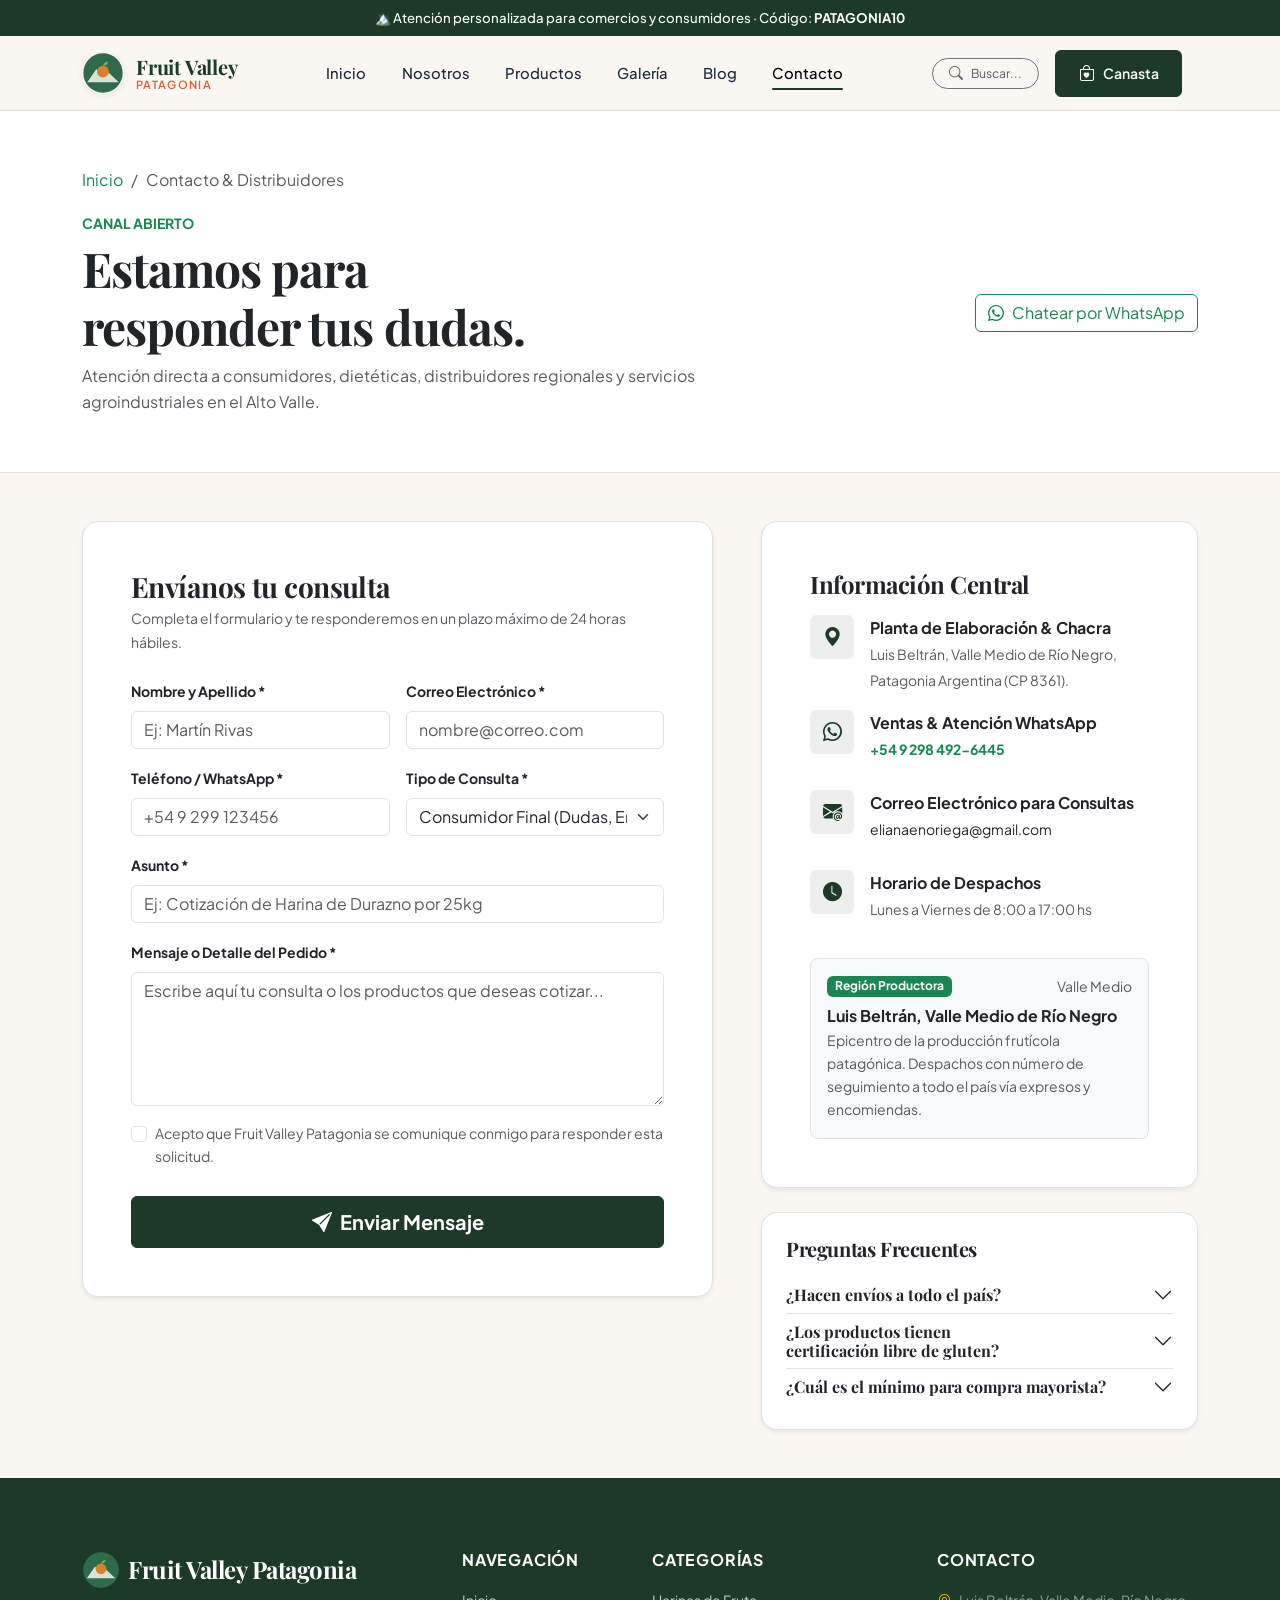
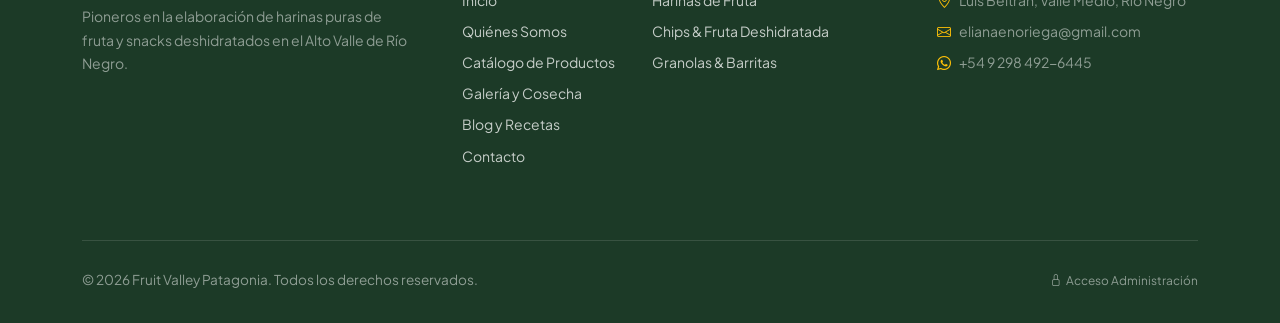
<file: contacto.html>
<!doctype html>
<html lang="es">
  <head>
    <meta charset="UTF-8" />
    <meta name="viewport" content="width=device-width, initial-scale=1.0" />
    <title>Contacto & Distribuidores | Fruit Valley Patagonia</title>
    <meta name="description" content="Ponte en contacto con Fruit Valley Patagonia. Ventas mayoristas a dietéticas, atención a consumidores y alianzas de producción en el Alto Valle." />
    <meta property="og:title" content="Contacto & Distribuidores | Fruit Valley Patagonia" />
    <meta property="og:image" content="./assets/aistudio/Todoslosproductos_21bbed5e.jpg" />
    <meta property="og:type" content="website" />

    <link rel="icon" type="image/svg+xml" href="./assets/icons/favicon.svg" />
    <link rel="shortcut icon" href="./public/favicon.svg" />

    <link rel="stylesheet" href="https://cdn.jsdelivr.net/npm/bootstrap@5.3.3/dist/css/bootstrap.min.css" />
    <link rel="stylesheet" href="https://cdn.jsdelivr.net/npm/bootstrap-icons@1.11.3/font/bootstrap-icons.min.css" />
    <link rel="stylesheet" href="./css/styles.css" />
  </head>
  <body>
    <!-- Announcement Bar -->
    <div class="fvp-announcement-bar">
      <span>🏔️ Atención personalizada para comercios y consumidores · Código: <strong>PATAGONIA10</strong></span>
    </div>

    <!-- Header / Navbar -->
    <header class="sticky-top">
      <nav class="navbar navbar-expand-lg fvp-navbar">
        <div class="container">
          <a class="fvp-brand" href="index.html">
            <img src="./assets/icons/favicon.svg" alt="Fruit Valley Patagonia" class="fvp-brand-logo" />
            <div class="fvp-brand-text">
              <span class="fvp-brand-title">Fruit Valley</span>
              <span class="fvp-brand-subtitle">Patagonia</span>
            </div>
          </a>

          <div class="d-flex align-items-center gap-2 d-lg-none ms-auto me-2">
            <button class="btn btn-sm btn-outline-secondary btn-search-trigger" data-bs-toggle="modal" data-bs-target="#searchModal" aria-label="Buscar">
              <i class="bi bi-search"></i>
            </button>
            <button class="btn btn-sm btn-patagonia position-relative cart-toggle-btn" aria-label="Ver Canasta">
              <i class="bi bi-bag"></i>
              <span class="cart-count-badge fvp-cart-count-badge" style="display: none;">0</span>
            </button>
          </div>

          <button class="navbar-toggler border-0" type="button" data-bs-toggle="collapse" data-bs-target="#navbarMain" aria-label="Toggle navigation">
            <span class="navbar-toggler-icon"></span>
          </button>

          <div class="collapse navbar-collapse justify-content-center" id="navbarMain">
            <ul class="navbar-nav gap-lg-2 py-3 py-lg-0">
              <li class="nav-item"><a class="nav-link fvp-nav-link" href="index.html">Inicio</a></li>
              <li class="nav-item"><a class="nav-link fvp-nav-link" href="nosotros.html">Nosotros</a></li>
              <li class="nav-item"><a class="nav-link fvp-nav-link" href="servicios.html">Productos</a></li>
              <li class="nav-item"><a class="nav-link fvp-nav-link" href="galeria.html">Galería</a></li>
              <li class="nav-item"><a class="nav-link fvp-nav-link" href="blog.html">Blog</a></li>
              <li class="nav-item"><a class="nav-link fvp-nav-link active" href="contacto.html">Contacto</a></li>
            </ul>
          </div>

          <div class="d-none d-lg-flex align-items-center gap-3">
            <button class="btn btn-sm btn-outline-secondary rounded-pill px-3 py-1 btn-search-trigger d-flex align-items-center gap-2" data-bs-toggle="modal" data-bs-target="#searchModal">
              <i class="bi bi-search text-muted"></i>
              <span class="small text-muted">Buscar...</span>
            </button>
            <button class="btn btn-patagonia position-relative cart-toggle-btn d-flex align-items-center gap-2">
              <i class="bi bi-bag-heart"></i>
              <span class="d-none d-xl-inline small">Canasta</span>
              <span class="cart-count-badge fvp-cart-count-badge" style="display: none;">0</span>
            </button>
<div id="user-auth-container"></div>          </div>
        </div>
      </nav>
    </header>

    <main>
      <!-- Page Header -->
      <section class="py-5 bg-white border-bottom">
        <div class="container py-2">
          <nav aria-label="breadcrumb">
            <ol class="breadcrumb small">
              <li class="breadcrumb-item"><a href="index.html" class="text-success text-decoration-none">Inicio</a></li>
              <li class="breadcrumb-item active" aria-current="page">Contacto & Distribuidores</li>
            </ol>
          </nav>
          <div class="row align-items-center">
            <div class="col-lg-8">
              <span class="text-uppercase text-success fw-bold small">Canal Abierto</span>
              <h1 class="display-5 fw-bold text-dark mt-1 mb-2">Estamos para responder tus dudas.</h1>
              <p class="text-muted mb-0">
                Atención directa a consumidores, dietéticas, distribuidores regionales y servicios agroindustriales en el Alto Valle.
              </p>
            </div>
            <div class="col-lg-4 text-lg-end mt-3 mt-lg-0">
              <a href="https://wa.me/5492984926445" target="_blank" class="btn btn-outline-success">
                <i class="bi bi-whatsapp me-2"></i>Chatear por WhatsApp
              </a>
            </div>
          </div>
        </div>
      </section>

      <!-- Formulario y Datos de Contacto -->
      <section class="py-5" style="background-color: var(--fvp-sand);">
        <div class="container">
          <div class="row g-5">
            <!-- Formulario -->
            <div class="col-lg-7">
              <div class="bg-white p-4 p-md-5 rounded-4 border shadow-sm">
                <h3 class="fw-bold font-serif text-dark mb-1">Envíanos tu consulta</h3>
                <p class="text-muted small mb-4">Completa el formulario y te responderemos en un plazo máximo de 24 horas hábiles.</p>

                <div id="contact-alert-container"></div>

                <form id="contact-form" class="needs-validation" novalidate>
                  <div class="row g-3">
                    <div class="col-md-6">
                      <label for="contact-name" class="form-label fw-bold text-dark small">Nombre y Apellido *</label>
                      <input type="text" class="form-control" id="contact-name" name="name" placeholder="Ej: Martín Rivas" required>
                      <div class="invalid-feedback small">Por favor ingresa tu nombre.</div>
                    </div>

                    <div class="col-md-6">
                      <label for="contact-email" class="form-label fw-bold text-dark small">Correo Electrónico *</label>
                      <input type="email" class="form-control" id="contact-email" name="email" placeholder="nombre@correo.com" required>
                      <div class="invalid-feedback small">Ingresa un correo electrónico válido.</div>
                    </div>

                    <div class="col-md-6">
                      <label for="contact-phone" class="form-label fw-bold text-dark small">Teléfono / WhatsApp *</label>
                      <input type="tel" class="form-control" id="contact-phone" name="phone" placeholder="+54 9 299 123456" required>
                      <div class="invalid-feedback small">Ingresa un número de contacto.</div>
                    </div>

                    <div class="col-md-6">
                      <label for="contact-type" class="form-label fw-bold text-dark small">Tipo de Consulta *</label>
                      <select class="form-select" id="contact-type" name="type" required>
                        <option value="minorista">Consumidor Final (Dudas, Envíos)</option>
                        <option value="mayorista">Comercio / Dietética (Venta Mayorista)</option>
                        <option value="alianza">Productor Agrícola / Servicio de Maquila</option>
                        <option value="distribucion">Distribución Regional</option>
                      </select>
                    </div>

                    <div class="col-12">
                      <label for="contact-subject" class="form-label fw-bold text-dark small">Asunto *</label>
                      <input type="text" class="form-control" id="contact-subject" name="subject" placeholder="Ej: Cotización de Harina de Durazno por 25kg" required>
                      <div class="invalid-feedback small">Por favor especifica un asunto.</div>
                    </div>

                    <div class="col-12">
                      <label for="contact-message" class="form-label fw-bold text-dark small">Mensaje o Detalle del Pedido *</label>
                      <textarea class="form-control" id="contact-message" name="message" rows="5" placeholder="Escribe aquí tu consulta o los productos que deseas cotizar..." required></textarea>
                      <div class="invalid-feedback small">El mensaje no puede estar vacío.</div>
                    </div>

                    <div class="col-12">
                      <div class="form-check">
                        <input class="form-check-input" type="checkbox" id="contact-terms" required>
                        <label class="form-check-label text-muted small" for="contact-terms">
                          Acepto que Fruit Valley Patagonia se comunique conmigo para responder esta solicitud.
                        </label>
                        <div class="invalid-feedback small">Debes aceptar los términos para enviar.</div>
                      </div>
                    </div>

                    <div class="col-12 mt-4">
                      <button type="submit" class="btn btn-patagonia btn-lg w-100 fw-bold d-flex align-items-center justify-content-center gap-2">
                        <i class="bi bi-send-fill"></i>
                        <span>Enviar Mensaje</span>
                      </button>
                    </div>
                  </div>
                </form>
              </div>
            </div>

            <!-- Información Lateral y Mapa -->
            <div class="col-lg-5">
              <div class="bg-white p-4 p-md-5 rounded-4 border shadow-sm mb-4">
                <h4 class="fw-bold font-serif text-dark mb-3">Información Central</h4>
                <ul class="list-unstyled mb-4">
                  <li class="d-flex gap-3 mb-3">
                    <div class="fvp-feature-icon" style="width: 44px; height: 44px; font-size: 1.2rem; flex-shrink: 0;">
                      <i class="bi bi-geo-alt-fill"></i>
                    </div>
                    <div>
                      <strong class="d-block text-dark">Planta de Elaboración & Chacra</strong>
                      <span class="text-muted small">Luis Beltrán, Valle Medio de Río Negro, Patagonia Argentina (CP 8361).</span>
                    </div>
                  </li>

                  <li class="d-flex gap-3 mb-3">
                    <div class="fvp-feature-icon" style="width: 44px; height: 44px; font-size: 1.2rem; flex-shrink: 0;">
                      <i class="bi bi-whatsapp"></i>
                    </div>
                    <div>
                      <strong class="d-block text-dark">Ventas & Atención WhatsApp</strong>
                      <a href="https://wa.me/5492984926445" target="_blank" class="text-success fw-bold small text-decoration-none">+54 9 298 492-6445</a>
                    </div>
                  </li>

                  <li class="d-flex gap-3 mb-3">
                    <div class="fvp-feature-icon" style="width: 44px; height: 44px; font-size: 1.2rem; flex-shrink: 0;">
                      <i class="bi bi-envelope-at-fill"></i>
                    </div>
                    <div>
                      <strong class="d-block text-dark">Correo Electrónico para Consultas</strong>
                      <a href="mailto:elianaenoriega@gmail.com" class="text-dark small text-decoration-none">elianaenoriega@gmail.com</a>
                    </div>
                  </li>

                  <li class="d-flex gap-3">
                    <div class="fvp-feature-icon" style="width: 44px; height: 44px; font-size: 1.2rem; flex-shrink: 0;">
                      <i class="bi bi-clock-fill"></i>
                    </div>
                    <div>
                      <strong class="d-block text-dark">Horario de Despachos</strong>
                      <span class="text-muted small">Lunes a Viernes de 8:00 a 17:00 hs</span>
                    </div>
                  </li>
                </ul>

                <!-- Tarjeta Visual del Valle / Mapa Representativo -->
                <div class="rounded-3 border overflow-hidden p-3 bg-light">
                  <div class="d-flex align-items-center justify-content-between mb-2">
                    <span class="badge bg-success">Región Productora</span>
                    <small class="text-muted font-mono">Valle Medio</small>
                  </div>
                  <h6 class="fw-bold text-dark mb-1">Luis Beltrán, Valle Medio de Río Negro</h6>
                  <p class="text-muted small mb-0">Epicentro de la producción frutícola patagónica. Despachos con número de seguimiento a todo el país vía expresos y encomiendas.</p>
                </div>
              </div>

              <!-- Acordeón FAQ -->
              <div class="bg-white p-4 rounded-4 border shadow-sm">
                <h5 class="fw-bold font-serif text-dark mb-3">Preguntas Frecuentes</h5>
                <div class="accordion accordion-flush" id="faqAccordion">
                  <div class="accordion-item">
                    <h2 class="accordion-header">
                      <button class="accordion-button collapsed py-2 px-0 text-dark fw-bold small" type="button" data-bs-toggle="collapse" data-bs-target="#faq1">
                        ¿Hacen envíos a todo el país?
                      </button>
                    </h2>
                    <div id="faq1" class="accordion-collapse collapse" data-bs-parent="#faqAccordion">
                      <div class="accordion-body px-0 text-muted small">
                        Sí, despachamos semanalmente pedidos minoristas y pallets para dietéticas con entrega a domicilio o retiro en sucursal.
                      </div>
                    </div>
                  </div>

                  <div class="accordion-item">
                    <h2 class="accordion-header">
                      <button class="accordion-button collapsed py-2 px-0 text-dark fw-bold small" type="button" data-bs-toggle="collapse" data-bs-target="#faq2">
                        ¿Los productos tienen certificación libre de gluten?
                      </button>
                    </h2>
                    <div id="faq2" class="accordion-collapse collapse" data-bs-parent="#faqAccordion">
                      <div class="accordion-body px-0 text-muted small">
                        Nuestras harinas y chips se elaboran en una planta exclusiva dedicada únicamente a frutas, sin contacto alguno con trigo, avena, cebada ni centeno.
                      </div>
                    </div>
                  </div>

                  <div class="accordion-item">
                    <h2 class="accordion-header">
                      <button class="accordion-button collapsed py-2 px-0 text-dark fw-bold small" type="button" data-bs-toggle="collapse" data-bs-target="#faq3">
                        ¿Cuál es el mínimo para compra mayorista?
                      </button>
                    </h2>
                    <div id="faq3" class="accordion-collapse collapse" data-bs-parent="#faqAccordion">
                      <div class="accordion-body px-0 text-muted small">
                        El pedido mínimo mayorista es de 1 bulto cerrado (12 unidades por producto) o 10 kg en bolsas institucionales.
                      </div>
                    </div>
                  </div>
                </div>
              </div>
            </div>
          </div>
        </div>
      </section>
    </main>

    <!-- Footer -->
    <footer class="fvp-footer">
      <div class="container">
        <div class="row g-4">
          <div class="col-lg-4">
            <div class="d-flex align-items-center gap-2 mb-3">
              <img src="./assets/icons/favicon.svg" alt="Fruit Valley Patagonia" width="38" height="38" class="rounded-circle" />
              <span class="fs-4 fw-bold font-serif text-white">Fruit Valley Patagonia</span>
            </div>
            <p class="text-white-50 small pe-lg-4">Pioneros en la elaboración de harinas puras de fruta y snacks deshidratados en el Alto Valle de Río Negro.</p>
          </div>
          <div class="col-6 col-lg-2">
            <h6 class="fvp-footer-title">Navegación</h6>
            <ul class="list-unstyled small">
              <li class="mb-2"><a href="index.html">Inicio</a></li>
              <li class="mb-2"><a href="nosotros.html">Quiénes Somos</a></li>
              <li class="mb-2"><a href="servicios.html">Catálogo de Productos</a></li>
              <li class="mb-2"><a href="galeria.html">Galería y Cosecha</a></li>
              <li class="mb-2"><a href="blog.html">Blog y Recetas</a></li>
              <li class="mb-2"><a href="contacto.html">Contacto</a></li>
            </ul>
          </div>
          <div class="col-6 col-lg-3">
            <h6 class="fvp-footer-title">Categorías</h6>
            <ul class="list-unstyled small">
              <li class="mb-2"><a href="servicios.html?cat=harinas">Harinas de Fruta</a></li>
              <li class="mb-2"><a href="servicios.html?cat=chips-deshidratadas">Chips & Fruta Deshidratada</a></li>
              <li class="mb-2"><a href="servicios.html?cat=granolas-barritas">Granolas & Barritas</a></li>
            </ul>
          </div>
          <div class="col-lg-3">
            <h6 class="fvp-footer-title">Contacto</h6>
            <ul class="list-unstyled small text-white-50">
              <li class="mb-2"><i class="bi bi-geo-alt text-warning me-2"></i>Luis Beltrán, Valle Medio, Río Negro</li>
              <li class="mb-2"><i class="bi bi-envelope text-warning me-2"></i><a href="mailto:elianaenoriega@gmail.com" class="text-white-50">elianaenoriega@gmail.com</a></li>
              <li class="mb-2"><i class="bi bi-whatsapp text-warning me-2"></i><a href="https://wa.me/5492984926445" target="_blank" class="text-white-50">+54 9 298 492-6445</a></li>
            </ul>
          </div>
        </div>
        <div class="fvp-footer-bottom d-flex justify-content-between align-items-center text-white-50">
          <div>&copy; 2026 Fruit Valley Patagonia. Todos los derechos reservados.</div>
          <div><a href="dashboard.html" class="text-white-50 small"><i class="bi bi-lock me-1"></i>Acceso Administración</a></div>
        </div>
      </div>
    </footer>

    <script src="https://cdn.jsdelivr.net/npm/bootstrap@5.3.3/dist/js/bootstrap.bundle.min.js"></script>
    <script type="module" src="./js/main.js"></script>

    <!-- Lógica de Envío de Consulta con api.js y validation.js -->
    <script type="module">
      import { API } from './js/api.js';
      import { Validation } from './js/validation.js';

      // Preseleccionar tipo si viene por query param ?tipo=mayorista
      const params = new URLSearchParams(window.location.search);
      const reqType = params.get('tipo');
      if (reqType) {
        const select = document.getElementById('contact-type');
        if (select) select.value = reqType;
      }

      Validation.bindForm('contact-form', async (formData, form) => {
        try {
          await API.saveInquiry({
            name: formData.name,
            email: formData.email,
            phone: formData.phone,
            type: formData.type,
            subject: formData.subject,
            message: formData.message
          });

          Validation.showAlert(
            'contact-alert-container',
            '<strong>¡Muchas gracias por contactarnos!</strong> Tu mensaje ha sido registrado exitosamente. Un representante de Fruit Valley Patagonia se comunicará contigo a la brevedad.',
            'success'
          );

          form.reset();
          form.classList.remove('was-validated');
        } catch (err) {
          Validation.showAlert(
            'contact-alert-container',
            'No se pudo registrar la consulta en este momento. Por favor contáctanos directamente por WhatsApp.',
            'danger'
          );
        }
      });
    </script>
  </body>
</html>
</file>
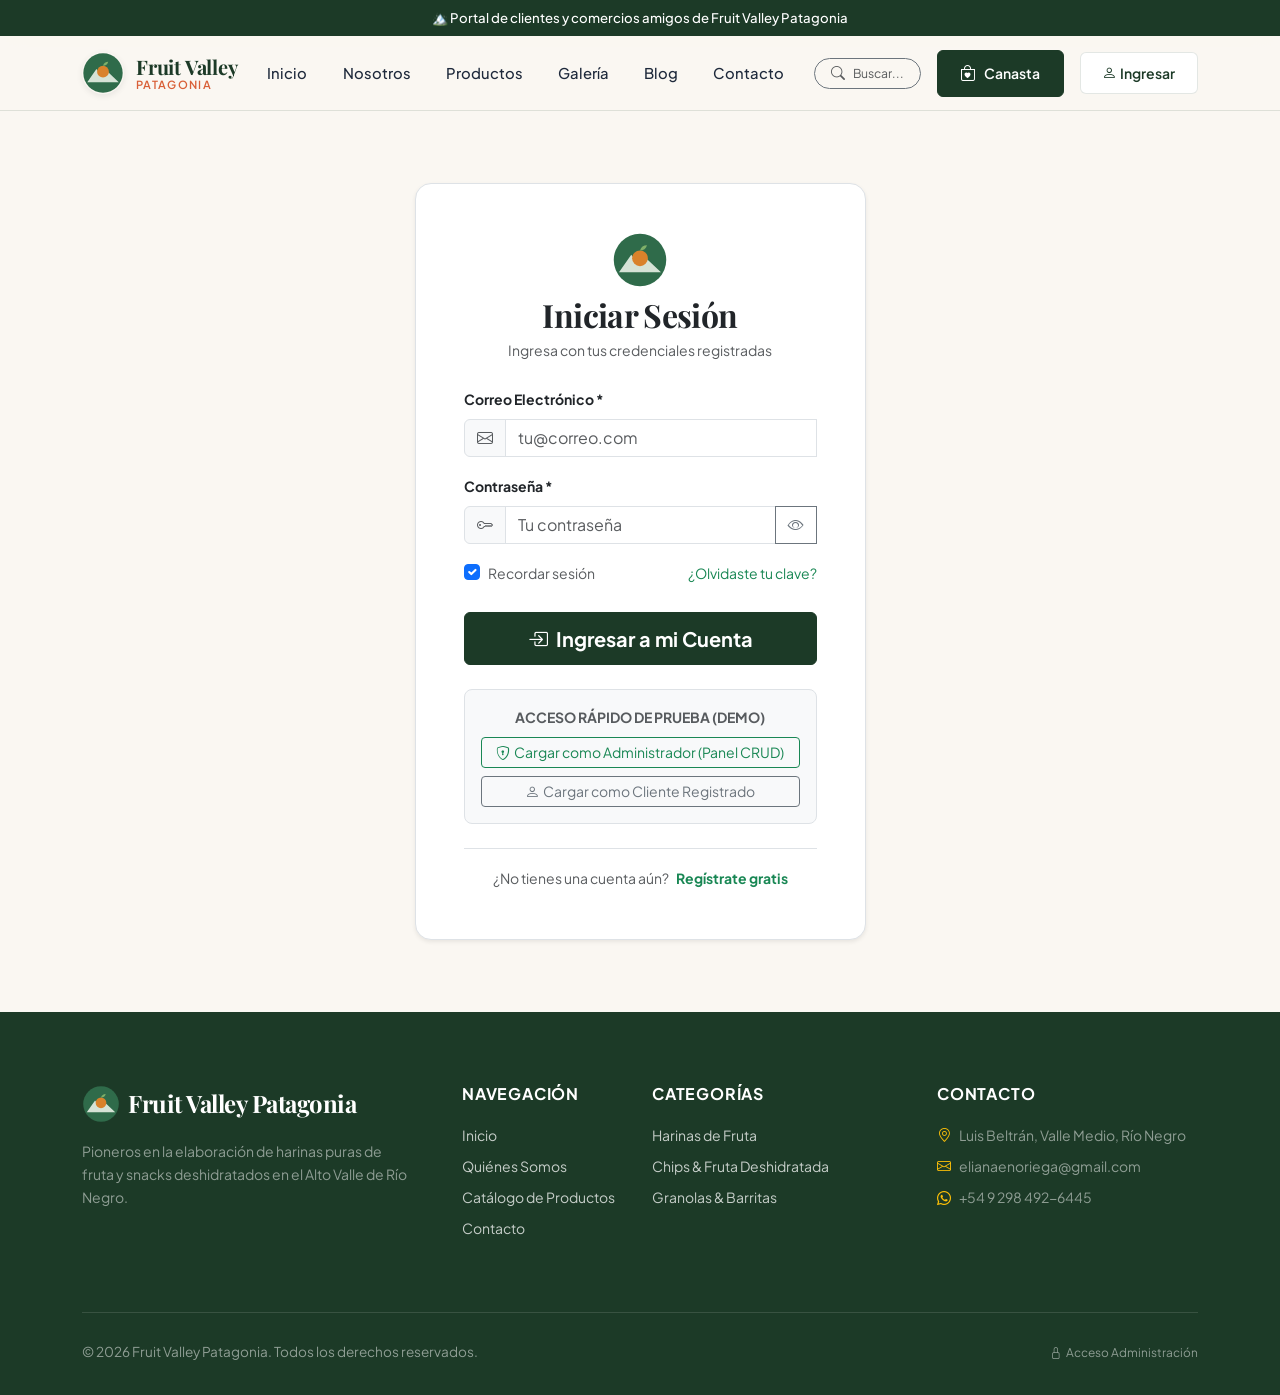
<file: dashboard.html>
<!doctype html>
<html lang="es">
  <head>
    <meta charset="UTF-8" />
    <meta name="viewport" content="width=device-width, initial-scale=1.0" />
    <title>Panel de Administración | Fruit Valley Patagonia</title>
    <meta name="robots" content="noindex, nofollow" />

    <link rel="icon" type="image/svg+xml" href="./assets/icons/favicon.svg" />
    <link rel="shortcut icon" href="./public/favicon.svg" />

    <link rel="stylesheet" href="https://cdn.jsdelivr.net/npm/bootstrap@5.3.3/dist/css/bootstrap.min.css" />
    <link rel="stylesheet" href="https://cdn.jsdelivr.net/npm/bootstrap-icons@1.11.3/font/bootstrap-icons.min.css" />
    <link rel="stylesheet" href="./css/styles.css" />
  </head>
  <body class="bg-light">
    <!-- Navbar del Administrador -->
    <header class="sticky-top bg-white border-bottom shadow-sm">
      <div class="container-fluid px-4 py-2 d-flex justify-content-between align-items-center">
        <a class="fvp-brand" href="index.html">
          <img src="./assets/icons/favicon.svg" alt="Fruit Valley Patagonia" class="fvp-brand-logo" />
          <div class="fvp-brand-text">
            <span class="fvp-brand-title">Fruit Valley</span>
            <span class="fvp-brand-subtitle">Panel de Control</span>
          </div>
        </a>

        <div class="d-flex align-items-center gap-3">
          <a href="servicios.html" class="btn btn-sm btn-outline-secondary d-none d-md-inline-flex align-items-center gap-1" target="_blank">
            <i class="bi bi-box-arrow-up-right"></i>
            <span>Ver Tienda Pública</span>
          </a>
          <div id="nav-user-container"></div>
        </div>
      </div>
    </header>

    <main class="py-4">
      <div class="container-fluid px-4">
        <!-- Encabezado de Página -->
        <div class="d-flex flex-column flex-md-row justify-content-between align-items-md-center gap-3 mb-4">
          <div>
            <span class="badge bg-success-subtle text-success border border-success-subtle px-2 py-1 mb-1">
              <i class="bi bi-shield-check me-1"></i>Sesión Administrativa Activa
            </span>
            <h1 class="h3 fw-bold text-dark mb-0 font-serif">Panel de Control & Inventario</h1>
          </div>
          <div class="d-flex gap-2">
            <button class="btn btn-patagonia" id="btn-new-product">
              <i class="bi bi-plus-circle me-1"></i>Nuevo Producto
            </button>
            <button class="btn btn-outline-secondary" id="btn-export-json" title="Descargar Respaldo JSON">
              <i class="bi bi-download me-1"></i>Respaldar
            </button>
          </div>
        </div>

        <!-- 4 Tarjetas de Métricas (KPIs) -->
        <div class="row g-3 mb-4">
          <div class="col-sm-6 col-xl-3">
            <div class="fvp-stat-box">
              <span class="text-muted small text-uppercase fw-bold">Productos Activos</span>
              <div class="fvp-stat-val" id="stat-total-products">--</div>
              <small class="text-success"><i class="bi bi-arrow-up"></i> Catálogo completo</small>
            </div>
          </div>
          <div class="col-sm-6 col-xl-3">
            <div class="fvp-stat-box">
              <span class="text-muted small text-uppercase fw-bold">Unidades en Stock</span>
              <div class="fvp-stat-val" id="stat-total-stock">--</div>
              <small class="text-muted">Inventario disponible</small>
            </div>
          </div>
          <div class="col-sm-6 col-xl-3">
            <div class="fvp-stat-box">
              <span class="text-muted small text-uppercase fw-bold">Valor Inventario</span>
              <div class="fvp-stat-val text-success" id="stat-inventory-val">--</div>
              <small class="text-muted">Precio minorista estimado</small>
            </div>
          </div>
          <div class="col-sm-6 col-xl-3">
            <div class="fvp-stat-box">
              <span class="text-muted small text-uppercase fw-bold">Consultas Pendientes</span>
              <div class="fvp-stat-val text-warning" id="stat-pending-inquiries">--</div>
              <small class="text-muted">Mensajes de clientes</small>
            </div>
          </div>
        </div>

        <!-- Pestañas Principales del Dashboard -->
        <div class="card border-0 shadow-sm rounded-4 overflow-hidden mb-5">
          <div class="card-header bg-white border-bottom p-0">
            <ul class="nav nav-tabs border-0 px-4 pt-2" id="dashboardTabs" role="tablist">
              <li class="nav-item" role="presentation">
                <button class="nav-link active fw-bold py-3 text-dark border-0 border-bottom border-3 border-success" id="products-tab" data-bs-toggle="tab" data-bs-target="#products-pane" type="button" role="tab">
                  <i class="bi bi-box-seam me-2"></i>Gestión de Productos
                </button>
              </li>
              <li class="nav-item" role="presentation">
                <button class="nav-link fw-bold py-3 text-muted border-0" id="inquiries-tab" data-bs-toggle="tab" data-bs-target="#inquiries-pane" type="button" role="tab">
                  <i class="bi bi-chat-left-dots me-2"></i>Consultas Recibidas
                </button>
              </li>
              <li class="nav-item" role="presentation">
                <button class="nav-link fw-bold py-3 text-muted border-0" id="backend-tab" data-bs-toggle="tab" data-bs-target="#backend-pane" type="button" role="tab">
                  <i class="bi bi-database-gear me-2"></i>Conexión Google Sheets / Backend
                </button>
              </li>
              <li class="nav-item" role="presentation">
                <button class="nav-link fw-bold py-3 text-muted border-0" id="settings-tab" data-bs-toggle="tab" data-bs-target="#settings-pane" type="button" role="tab">
                  <i class="bi bi-sliders me-2"></i>Configuración & Datos
                </button>
              </li>
            </ul>
          </div>

          <div class="card-body p-4">
            <div class="tab-content" id="dashboardTabsContent">
              <!-- PESTAÑA 1: CRUD de Productos -->
              <div class="tab-pane fade show active" id="products-pane" role="tabpanel">
                <div class="d-flex flex-column flex-md-row justify-content-between align-items-md-center gap-3 mb-3">
                  <div class="position-relative" style="max-width: 380px; width: 100%;">
                    <input type="text" id="table-search-input" class="form-control form-control-sm" placeholder="Filtrar por nombre o descripción...">
                    <i class="bi bi-search position-absolute end-0 top-50 translate-middle-y me-2 text-muted small"></i>
                  </div>
                  <div class="small text-muted">
                    Haz clic en <i class="bi bi-pencil-square text-secondary"></i> para editar o en <i class="bi bi-trash3 text-danger"></i> para eliminar.
                  </div>
                </div>

                <div class="table-responsive">
                  <table class="table table-hover align-middle mb-0">
                    <thead class="table-light small text-uppercase text-muted">
                      <tr>
                        <th style="width: 40px;">#</th>
                        <th>Producto</th>
                        <th>Categoría</th>
                        <th>Precio</th>
                        <th>Stock</th>
                        <th>Estado</th>
                        <th class="text-end">Acciones</th>
                      </tr>
                    </thead>
                    <tbody id="dashboard-products-tbody">
                      <!-- Renderizado dinámico -->
                    </tbody>
                  </table>
                </div>
              </div>

              <!-- PESTAÑA 2: Consultas Recibidas -->
              <div class="tab-pane fade" id="inquiries-pane" role="tabpanel">
                <div class="d-flex justify-content-between align-items-center mb-3">
                  <h6 class="fw-bold text-dark mb-0">Mensajes enviados desde el formulario de contacto</h6>
                  <span class="small text-muted">Actualización automática</span>
                </div>

                <div class="table-responsive">
                  <table class="table table-hover align-middle mb-0">
                    <thead class="table-light small text-uppercase text-muted">
                      <tr>
                        <th>Fecha</th>
                        <th>Contacto</th>
                        <th>Tipo</th>
                        <th>Asunto & Mensaje</th>
                        <th>Estado</th>
                        <th class="text-end">Acción</th>
                      </tr>
                    </thead>
                    <tbody id="dashboard-inquiries-tbody">
                      <!-- Renderizado dinámico -->
                    </tbody>
                  </table>
                </div>
              </div>

              <!-- PESTAÑA 3: Conexión Backend & Google Sheets -->
              <div class="tab-pane fade" id="backend-pane" role="tabpanel">
                <div class="row g-4">
                  <div class="col-lg-7">
                    <h5 class="fw-bold font-serif text-dark mb-2">Motor de Base de Datos y Persistencia</h5>
                    <p class="text-muted small mb-4">
                      Puedes operar de inmediato en modo <strong>LocalStorage autónomo</strong> o conectar tu propia hoja de cálculo en <strong>Google Sheets</strong> a través de <strong>Google Apps Script</strong>.
                    </p>

                    <!-- Selector de Modo -->
                    <div class="mb-4 p-3 bg-light rounded-3 border">
                      <label class="form-label fw-bold text-dark small mb-2">Seleccionar Proveedor Activo:</label>
                      <div class="d-flex flex-column gap-2">
                        <div class="form-check">
                          <input class="form-check-input" type="radio" name="backendMode" id="backend-mode-local" value="local" checked>
                          <label class="form-check-label text-dark fw-semibold" for="backend-mode-local">
                            1. Modo LocalStorage (Demostración Inmediata)
                            <small class="text-muted d-block fw-normal">Funciona directamente en el navegador sin requerir credenciales externas. Ideal para pruebas y muestras rápidas.</small>
                          </label>
                        </div>
                        <div class="form-check">
                          <input class="form-check-input" type="radio" name="backendMode" id="backend-mode-gas" value="google_apps_script">
                          <label class="form-check-label text-dark fw-semibold" for="backend-mode-gas">
                            2. Google Apps Script & Google Sheets (Backend Cloud Gratuito)
                            <small class="text-muted d-block fw-normal">Conecta con tu propia planilla en Google Drive como base de datos viva.</small>
                          </label>
                        </div>
                        <div class="form-check">
                          <input class="form-check-input" type="radio" name="backendMode" id="backend-mode-firebase" value="firebase">
                          <label class="form-check-label text-dark fw-semibold" for="backend-mode-firebase">
                            3. Firebase Cloud Firestore (Preparado en arquitectura)
                            <small class="text-muted d-block fw-normal">Configuración modular lista en <code>js/firebase-config.js</code>.</small>
                          </label>
                        </div>
                      </div>
                    </div>

                    <!-- Configuración URL Apps Script -->
                    <div class="mb-3">
                      <label for="input-apps-script-url" class="form-label fw-bold text-dark small">URL del Web App de Google Apps Script</label>
                      <input type="url" class="form-control" id="input-apps-script-url" placeholder="https://script.google.com/macros/s/AKfycbx.../exec">
                      <div class="form-text small">Pega aquí la URL provista al implementar como Web App en Apps Script.</div>
                    </div>

                    <!-- Teléfono de WhatsApp -->
                    <div class="mb-4">
                      <label for="input-whatsapp-num" class="form-label fw-bold text-dark small">Número de WhatsApp para Checkout de Pedidos</label>
                      <input type="text" class="form-control" id="input-whatsapp-num" placeholder="+5492984926445" value="+5492984926445">
                      <div class="form-text small">Incluye código de país y de área (ej: +5492984926445).</div>
                    </div>

                    <!-- Estado de Conexión -->
                    <div id="connection-status-box" class="mb-4"></div>

                    <div class="d-flex flex-wrap gap-2 mb-4">
                      <button type="button" class="btn btn-outline-primary" id="btn-test-connection">
                        <i class="bi bi-arrow-repeat me-1"></i>Probar Conexión
                      </button>
                      <button type="button" class="btn btn-outline-success" id="btn-setup-sheets">
                        <i class="bi bi-magic me-1"></i>Crear / Sincronizar las 6 Hojas en Sheets
                      </button>
                      <button type="button" class="btn btn-patagonia" id="btn-save-settings">
                        <i class="bi bi-floppy me-1"></i>Guardar Configuración
                      </button>
                    </div>

                    <!-- Estructura de las 6 Hojas en el mismo Documento -->
                    <div class="p-3 bg-white rounded-3 border">
                      <h6 class="fw-bold text-dark mb-2 font-serif">
                        <i class="bi bi-folder2-open text-success me-2"></i>Hojas del Documento Google Sheets
                      </h6>
                      <p class="small text-muted mb-3">Tu documento contiene las 6 hojas requeridas para la operación integral:</p>
                      
                      <div class="list-group list-group-flush small">
                        <div class="list-group-item d-flex justify-content-between align-items-center px-0 py-2">
                          <div>
                            <strong class="text-dark">1. Productos</strong>
                            <div class="text-muted" style="font-size: 0.75rem;">Columnas: Producto, Precio, Descripción, Imagen, Stock, Oferta (11 productos oficiales)</div>
                          </div>
                          <a href="./backend/sheets/Productos.csv" download class="btn btn-sm btn-light border text-success"><i class="bi bi-download me-1"></i>CSV</a>
                        </div>
                        <div class="list-group-item d-flex justify-content-between align-items-center px-0 py-2">
                          <div>
                            <strong class="text-dark">2. Usuarios</strong>
                            <div class="text-muted" style="font-size: 0.75rem;">Columnas: ID, Nombre, Email, Telefono, TipoNegocio, FechaRegistro, Estado</div>
                          </div>
                          <a href="./backend/sheets/Usuarios.csv" download class="btn btn-sm btn-light border text-secondary"><i class="bi bi-download me-1"></i>CSV</a>
                        </div>
                        <div class="list-group-item d-flex justify-content-between align-items-center px-0 py-2">
                          <div>
                            <strong class="text-dark">3. Consultas</strong>
                            <div class="text-muted" style="font-size: 0.75rem;">Columnas: ID, Fecha, Nombre, Email, Telefono, Tipo, Asunto, Mensaje, Estado</div>
                          </div>
                          <a href="./backend/sheets/Consultas.csv" download class="btn btn-sm btn-light border text-secondary"><i class="bi bi-download me-1"></i>CSV</a>
                        </div>
                        <div class="list-group-item d-flex justify-content-between align-items-center px-0 py-2">
                          <div>
                            <strong class="text-dark">4. Categorias</strong>
                            <div class="text-muted" style="font-size: 0.75rem;">Columnas: ID, Nombre, Slug, Descripcion, Orden, Activo</div>
                          </div>
                          <a href="./backend/sheets/Categorias.csv" download class="btn btn-sm btn-light border text-secondary"><i class="bi bi-download me-1"></i>CSV</a>
                        </div>
                        <div class="list-group-item d-flex justify-content-between align-items-center px-0 py-2">
                          <div>
                            <strong class="text-dark">5. Configuracion</strong>
                            <div class="text-muted" style="font-size: 0.75rem;">Columnas: Clave, Valor, Descripcion, UltimaActualizacion</div>
                          </div>
                          <a href="./backend/sheets/Configuracion.csv" download class="btn btn-sm btn-light border text-secondary"><i class="bi bi-download me-1"></i>CSV</a>
                        </div>
                        <div class="list-group-item d-flex justify-content-between align-items-center px-0 py-2">
                          <div>
                            <strong class="text-dark">6. Administradores</strong>
                            <div class="text-muted" style="font-size: 0.75rem;">Columnas: ID, Nombre, Email, Rol, NivelAcceso, UltimoIngreso</div>
                          </div>
                          <a href="./backend/sheets/Administradores.csv" download class="btn btn-sm btn-light border text-secondary"><i class="bi bi-download me-1"></i>CSV</a>
                        </div>
                      </div>
                    </div>
                  </div>

                  <!-- Guía Rápida de Google Apps Script -->
                  <div class="col-lg-5">
                    <div class="p-4 bg-light rounded-4 border">
                      <div class="d-flex align-items-center gap-2 mb-3">
                        <i class="bi bi-file-earmark-spreadsheet-fill text-success fs-4"></i>
                        <h6 class="fw-bold text-dark mb-0 font-serif">Cómo Conectar Google Sheets</h6>
                      </div>
                      <ol class="small text-muted ps-3 mb-3">
                        <li class="mb-2">Abre una nueva hoja en <a href="https://sheets.new" target="_blank" class="text-success fw-bold">Google Sheets</a>.</li>
                        <li class="mb-2">Ve a <strong>Extensiones &gt; Apps Script</strong>.</li>
                        <li class="mb-2">Copia el contenido del archivo <code>backend/Code.gs</code> provisto en este proyecto y pégalo en el editor.</li>
                        <li class="mb-2">Haz clic en <strong>Implementar &gt; Nueva implementación</strong>.</li>
                        <li class="mb-2">Tipo: <strong>Aplicación web</strong>.</li>
                        <li class="mb-2">Ejecutar como: <strong>Yo</strong>.</li>
                        <li class="mb-2">Quién tiene acceso: <strong>Cualquier usuario</strong> (Anyone).</li>
                        <li>Copia la URL que termina en <code>/exec</code> y pégala en el campo de la izquierda.</li>
                      </ol>
                      <div class="alert alert-success py-2 px-3 small mb-0">
                        <i class="bi bi-check-circle-fill me-1"></i>
                        <strong>Menú Inteligente:</strong> Al pegar el código, tu Google Sheets tendrá un nuevo menú superior <code>🌱 Fruit Valley &gt; 🚀 Inicializar Base de Datos</code> que crea y da formato a las 6 hojas automáticamente con un solo clic.
                      </div>
                    </div>
                  </div>
                </div>
              </div>

              <!-- PESTAÑA 4: Mantenimiento y Respaldo -->
              <div class="tab-pane fade" id="settings-pane" role="tabpanel">
                <div class="row g-4">
                  <div class="col-md-6">
                    <div class="p-4 bg-light rounded-4 border h-100">
                      <h6 class="fw-bold text-dark mb-2"><i class="bi bi-arrow-counterclockwise text-warning me-2"></i>Restablecer Catálogo</h6>
                      <p class="small text-muted mb-3">
                        Si has realizado pruebas o modificaciones y deseas volver al catálogo oficial de 11 productos de Fruit Valley Patagonia, pulsa este botón.
                      </p>
                      <button class="btn btn-sm btn-outline-warning" id="btn-reset-catalog">
                        Restablecer Productos de Fábrica
                      </button>
                    </div>
                  </div>
                  <div class="col-md-6">
                    <div class="p-4 bg-light rounded-4 border h-100">
                      <h6 class="fw-bold text-dark mb-2"><i class="bi bi-filetype-json text-primary me-2"></i>Respaldo de Datos (JSON)</h6>
                      <p class="small text-muted mb-3">
                        Descarga una copia completa en formato JSON con todos los productos, consultas recibidas y configuraciones para su archivo o migración.
                      </p>
                      <button class="btn btn-sm btn-outline-primary" onclick="document.getElementById('btn-export-json').click()">
                        Descargar Archivo JSON
                      </button>
                    </div>
                  </div>
                </div>
              </div>
            </div>
          </div>
        </div>
      </div>
    </main>

    <!-- Modal de Creación / Edición de Producto -->
    <div class="modal fade" id="productModal" tabindex="-1" aria-labelledby="productModalLabel" aria-hidden="true">
      <div class="modal-dialog modal-dialog-centered modal-lg">
        <div class="modal-content rounded-4 border-0 shadow-lg">
          <div class="modal-header border-bottom py-3">
            <h5 class="modal-title font-serif fw-bold text-dark" id="productModalLabel">Nuevo Producto Natural</h5>
            <button type="button" class="btn-close" data-bs-dismiss="modal" aria-label="Cerrar"></button>
          </div>
          <form id="product-form" class="needs-validation" novalidate>
            <div class="modal-body p-4">
              <input type="hidden" id="modal-prod-id">

              <div class="row g-3">
                <div class="col-md-8">
                  <label for="modal-prod-name" class="form-label fw-bold text-dark small">Nombre del Producto *</label>
                  <input type="text" class="form-control" id="modal-prod-name" placeholder="Ej: Harina de Manzana Patagónica" required>
                  <div class="invalid-feedback small">El nombre es obligatorio.</div>
                </div>

                <div class="col-md-4">
                  <label for="modal-prod-category" class="form-label fw-bold text-dark small">Categoría *</label>
                  <select class="form-select" id="modal-prod-category" required>
                    <option value="harinas">Harinas de Fruta</option>
                    <option value="chips-deshidratadas">Chips & Deshidratados</option>
                    <option value="granolas-barritas">Granolas & Barritas</option>
                    <option value="polvos-mermeladas">Polvos & Mermeladas</option>
                    <option value="packs">Packs Especiales</option>
                  </select>
                </div>

                <div class="col-md-4">
                  <label for="modal-prod-price" class="form-label fw-bold text-dark small">Precio (ARS) *</label>
                  <div class="input-group">
                    <span class="input-group-text">$</span>
                    <input type="number" class="form-control" id="modal-prod-price" min="0" placeholder="3200" required>
                  </div>
                  <div class="invalid-feedback small">Ingresa un precio válido.</div>
                </div>

                <div class="col-md-4">
                  <label for="modal-prod-stock" class="form-label fw-bold text-dark small">Stock (Unidades) *</label>
                  <input type="number" class="form-control" id="modal-prod-stock" min="0" placeholder="25" required>
                  <div class="invalid-feedback small">Ingresa la cantidad en stock.</div>
                </div>

                <div class="col-md-4">
                  <label for="modal-prod-unit" class="form-label fw-bold text-dark small">Presentación / Peso *</label>
                  <input type="text" class="form-control" id="modal-prod-unit" placeholder="Ej: doypack 250 g" required>
                  <div class="invalid-feedback small">Especifica la presentación.</div>
                </div>

                <div class="col-md-8">
                  <label for="modal-prod-image" class="form-label fw-bold text-dark small">Ruta de Imagen *</label>
                  <input type="text" class="form-control" id="modal-prod-image" placeholder="./assets/aistudio/... o URL" required>
                  <div class="form-text small">Puedes usar una imagen de <code>/assets/aistudio/</code> o una URL pública.</div>
                </div>

                <div class="col-md-4">
                  <label for="modal-prod-badge" class="form-label fw-bold text-dark small">Etiqueta / Badge</label>
                  <input type="text" class="form-control" id="modal-prod-badge" placeholder="Ej: Sin Gluten, Más Vendido">
                </div>

                <div class="col-12">
                  <label for="modal-prod-desc" class="form-label fw-bold text-dark small">Descripción Comercial *</label>
                  <textarea class="form-control" id="modal-prod-desc" rows="3" placeholder="Describe los beneficios, características y textura del producto..." required></textarea>
                  <div class="invalid-feedback small">Ingresa una descripción.</div>
                </div>

                <div class="col-12">
                  <label for="modal-prod-ingredients" class="form-label fw-bold text-dark small">Ingredientes Limpios</label>
                  <input type="text" class="form-control" id="modal-prod-ingredients" placeholder="Ej: 100% manzana deshidratada y molida finamente.">
                </div>

                <div class="col-12">
                  <div class="form-check">
                    <input class="form-check-input" type="checkbox" id="modal-prod-featured">
                    <label class="form-check-label text-dark fw-semibold small" for="modal-prod-featured">
                      Mostrar como Producto Destacado en la Página de Inicio
                    </label>
                  </div>
                </div>
              </div>
            </div>
            <div class="modal-footer border-top py-2 px-4 bg-light">
              <button type="button" class="btn btn-secondary btn-sm" data-bs-dismiss="modal">Cancelar</button>
              <button type="submit" class="btn btn-patagonia btn-sm">Guardar Producto</button>
            </div>
          </form>
        </div>
      </div>
    </div>

    <!-- Bootstrap 5 Bundle JS -->
    <script src="https://cdn.jsdelivr.net/npm/bootstrap@5.3.3/dist/js/bootstrap.bundle.min.js"></script>

    <!-- Módulo del Dashboard -->
    <script type="module" src="./js/dashboard.js"></script>
    <script type="module" src="./js/main.js"></script>
  </body>
</html>
</file>
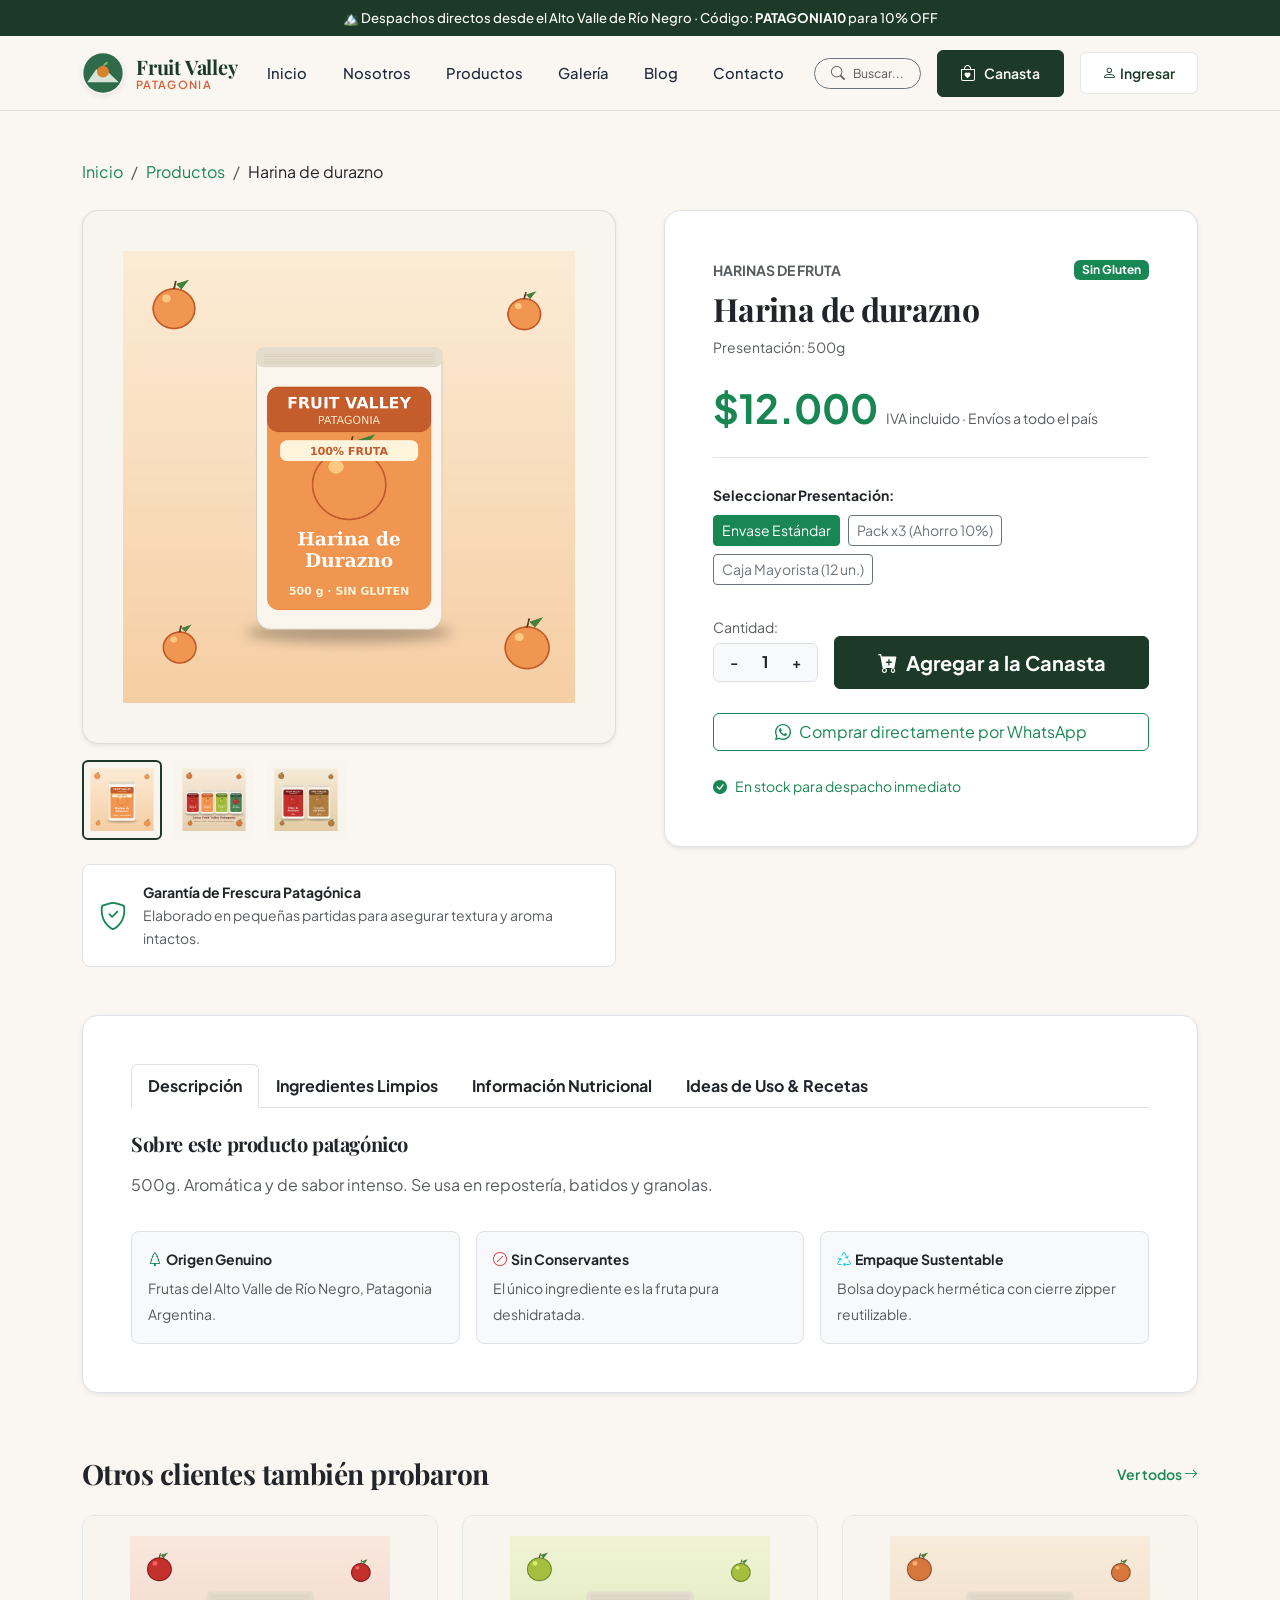
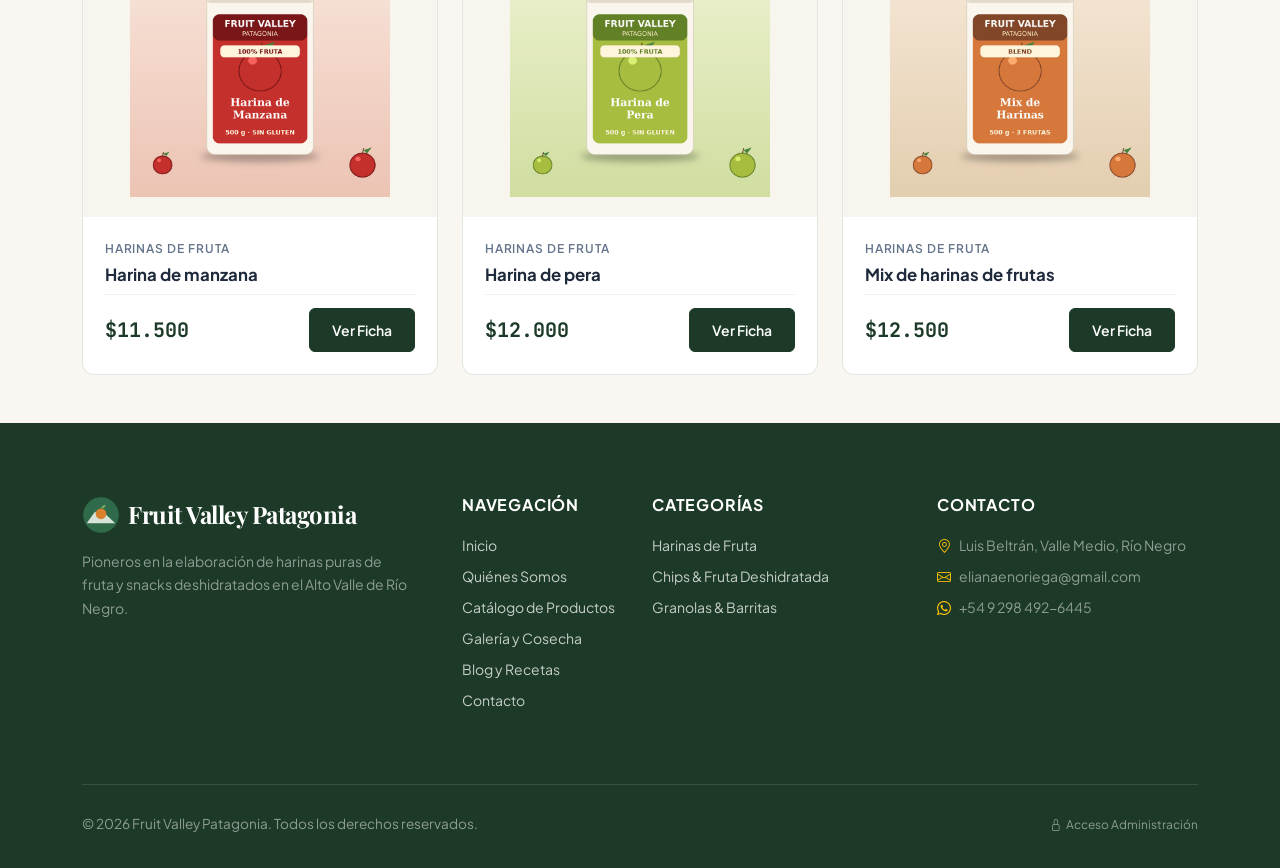
<file: detalle.html>
<!doctype html>
<html lang="es">
  <head>
    <meta charset="UTF-8" />
    <meta name="viewport" content="width=device-width, initial-scale=1.0" />
    <title>Detalle de Producto | Fruit Valley Patagonia</title>
    <meta name="description" content="Información nutricional, ingredientes y compra online de productos naturales Fruit Valley Patagonia." />
    <meta property="og:title" content="Detalle de Producto | Fruit Valley Patagonia" />
    <meta property="og:type" content="product" />

    <link rel="icon" type="image/svg+xml" href="./assets/icons/favicon.svg" />
    <link rel="shortcut icon" href="./public/favicon.svg" />

    <link rel="stylesheet" href="https://cdn.jsdelivr.net/npm/bootstrap@5.3.3/dist/css/bootstrap.min.css" />
    <link rel="stylesheet" href="https://cdn.jsdelivr.net/npm/bootstrap-icons@1.11.3/font/bootstrap-icons.min.css" />
    <link rel="stylesheet" href="./css/styles.css" />
  </head>
  <body>
    <!-- Announcement Bar -->
    <div class="fvp-announcement-bar">
      <span>🏔️ Despachos directos desde el Alto Valle de Río Negro · Código: <strong>PATAGONIA10</strong> para 10% OFF</span>
    </div>

    <!-- Header / Navbar -->
    <header class="sticky-top">
      <nav class="navbar navbar-expand-lg fvp-navbar">
        <div class="container">
          <a class="fvp-brand" href="index.html">
            <img src="./assets/icons/favicon.svg" alt="Fruit Valley Patagonia" class="fvp-brand-logo" />
            <div class="fvp-brand-text">
              <span class="fvp-brand-title">Fruit Valley</span>
              <span class="fvp-brand-subtitle">Patagonia</span>
            </div>
          </a>

          <div class="d-flex align-items-center gap-2 d-lg-none ms-auto me-2">
            <button class="btn btn-sm btn-outline-secondary btn-search-trigger" data-bs-toggle="modal" data-bs-target="#searchModal" aria-label="Buscar">
              <i class="bi bi-search"></i>
            </button>
            <button class="btn btn-sm btn-patagonia position-relative cart-toggle-btn" aria-label="Ver Canasta">
              <i class="bi bi-bag"></i>
              <span class="cart-count-badge fvp-cart-count-badge" style="display: none;">0</span>
            </button>
          </div>

          <button class="navbar-toggler border-0" type="button" data-bs-toggle="collapse" data-bs-target="#navbarMain" aria-label="Toggle navigation">
            <span class="navbar-toggler-icon"></span>
          </button>

          <div class="collapse navbar-collapse justify-content-center" id="navbarMain">
            <ul class="navbar-nav gap-lg-2 py-3 py-lg-0">
              <li class="nav-item"><a class="nav-link fvp-nav-link" href="index.html">Inicio</a></li>
              <li class="nav-item"><a class="nav-link fvp-nav-link" href="nosotros.html">Nosotros</a></li>
              <li class="nav-item"><a class="nav-link fvp-nav-link active" href="servicios.html">Productos</a></li>
              <li class="nav-item"><a class="nav-link fvp-nav-link" href="galeria.html">Galería</a></li>
              <li class="nav-item"><a class="nav-link fvp-nav-link" href="blog.html">Blog</a></li>
              <li class="nav-item"><a class="nav-link fvp-nav-link" href="contacto.html">Contacto</a></li>
            </ul>
          </div>

          <div class="d-none d-lg-flex align-items-center gap-3">
            <button class="btn btn-sm btn-outline-secondary rounded-pill px-3 py-1 btn-search-trigger d-flex align-items-center gap-2" data-bs-toggle="modal" data-bs-target="#searchModal">
              <i class="bi bi-search text-muted"></i>
              <span class="small text-muted">Buscar...</span>
            </button>
            <button class="btn btn-patagonia position-relative cart-toggle-btn d-flex align-items-center gap-2">
              <i class="bi bi-bag-heart"></i>
              <span class="d-none d-xl-inline small">Canasta</span>
              <span class="cart-count-badge fvp-cart-count-badge" style="display: none;">0</span>
            </button>
            <div id="nav-user-container"></div>
          </div>
        </div>
      </nav>
    </header>

    <main class="py-5" style="background-color: var(--fvp-sand);">
      <div class="container" id="pdp-main-container">
        <!-- Breadcrumb -->
        <nav aria-label="breadcrumb" class="mb-4">
          <ol class="breadcrumb small">
            <li class="breadcrumb-item"><a href="index.html" class="text-success text-decoration-none">Inicio</a></li>
            <li class="breadcrumb-item"><a href="servicios.html" class="text-success text-decoration-none">Productos</a></li>
            <li class="breadcrumb-item active text-dark" id="pdp-breadcrumb-name" aria-current="page">Cargando producto...</li>
          </ol>
        </nav>

        <!-- PDP Contiguous Purchase Module -->
        <div class="row g-5">
          <!-- Columna Izquierda: Galería de Imágenes -->
          <div class="col-lg-6">
            <div class="fvp-pdp-gallery-main shadow-sm">
              <img id="pdp-main-image" src="./assets/aistudio/Todoslosproductos_21bbed5e.jpg" alt="Producto Fruit Valley Patagonia" class="img-fluid" />
            </div>

            <!-- Miniaturas -->
            <div class="fvp-pdp-thumbs" id="pdp-thumbs-container">
              <!-- Renderizado dinámico -->
            </div>

            <div class="p-3 bg-white rounded-3 border mt-3 small text-muted d-flex align-items-center gap-3">
              <i class="bi bi-shield-check text-success fs-3"></i>
              <div>
                <strong class="text-dark d-block">Garantía de Frescura Patagónica</strong>
                Elaborado en pequeñas partidas para asegurar textura y aroma intactos.
              </div>
            </div>
          </div>

          <!-- Columna Derecha: Módulo de Compra Contiguo -->
          <div class="col-lg-6">
            <div class="bg-white p-4 p-md-5 rounded-4 border shadow-sm">
              <!-- Categoría y Badge -->
              <div class="d-flex justify-content-between align-items-center mb-2">
                <span class="text-uppercase text-muted fw-bold small letter-spacing" id="pdp-category-name">Categoría</span>
                <span class="badge bg-success" id="pdp-badge-tag">100% Natural</span>
              </div>

              <!-- Título del Producto -->
              <h1 class="h2 fw-bold text-dark mb-2" id="pdp-title">Nombre del Producto</h1>
              <div class="small text-muted mb-3" id="pdp-unit-weight">Presentación</div>

              <!-- Precio -->
              <div class="d-flex align-items-baseline gap-2 mb-4 pb-3 border-bottom">
                <span class="fs-1 fw-bold text-success font-mono" id="pdp-price">$0</span>
                <span class="text-muted small">IVA incluido · Envíos a todo el país</span>
              </div>

              <!-- Selector de Presentaciones / Variantes -->
              <div class="mb-4">
                <label class="form-label fw-bold text-dark small mb-2">Seleccionar Presentación:</label>
                <div class="d-flex flex-wrap gap-2" id="pdp-variant-selector">
                  <button type="button" class="btn btn-sm btn-outline-success active variant-btn" data-variant="standard">Envase Estándar</button>
                  <button type="button" class="btn btn-sm btn-outline-secondary variant-btn" data-variant="pack3">Pack x3 (Ahorro 10%)</button>
                  <button type="button" class="btn btn-sm btn-outline-secondary variant-btn" data-variant="box">Caja Mayorista (12 un.)</button>
                </div>
              </div>

              <!-- Selector de Cantidad y Botón Comprar -->
              <div class="row g-3 align-items-center mb-4">
                <div class="col-auto">
                  <label class="form-label small text-muted mb-1 d-block">Cantidad:</label>
                  <div class="d-flex align-items-center border rounded-2 bg-light">
                    <button class="btn btn-sm px-3 py-2 border-0 text-dark fw-bold" id="pdp-qty-minus">-</button>
                    <span class="px-2 font-mono fw-bold text-dark" id="pdp-qty-val">1</span>
                    <button class="btn btn-sm px-3 py-2 border-0 text-dark fw-bold" id="pdp-qty-plus">+</button>
                  </div>
                </div>
                <div class="col">
                  <label class="form-label small text-muted mb-1 d-block">&nbsp;</label>
                  <button class="btn btn-patagonia btn-lg w-100 fw-bold d-flex align-items-center justify-content-center gap-2" id="pdp-add-to-cart-btn">
                    <i class="bi bi-cart-plus-fill"></i>
                    <span>Agregar a la Canasta</span>
                  </button>
                </div>
              </div>

              <!-- Compra directa por WhatsApp -->
              <button class="btn btn-outline-success w-100 mb-4 d-flex align-items-center justify-content-center gap-2" id="pdp-whatsapp-btn">
                <i class="bi bi-whatsapp"></i>
                <span>Comprar directamente por WhatsApp</span>
              </button>

              <!-- Resumen Rápido de Stock -->
              <div class="d-flex align-items-center gap-2 small text-success">
                <i class="bi bi-check-circle-fill"></i>
                <span id="pdp-stock-status">En stock para despacho inmediato</span>
              </div>
            </div>
          </div>
        </div>

        <!-- Pestañas de Información Detallada (Tabs) -->
        <div class="bg-white rounded-4 border p-4 p-md-5 mt-5 shadow-sm">
          <ul class="nav nav-tabs border-bottom mb-4" id="productTab" role="tablist">
            <li class="nav-item" role="presentation">
              <button class="nav-link active fw-bold text-dark" id="desc-tab" data-bs-toggle="tab" data-bs-target="#desc-pane" type="button" role="tab">Descripción</button>
            </li>
            <li class="nav-item" role="presentation">
              <button class="nav-link fw-bold text-dark" id="ingred-tab" data-bs-toggle="tab" data-bs-target="#ingred-pane" type="button" role="tab">Ingredientes Limpios</button>
            </li>
            <li class="nav-item" role="presentation">
              <button class="nav-link fw-bold text-dark" id="nutri-tab" data-bs-toggle="tab" data-bs-target="#nutri-pane" type="button" role="tab">Información Nutricional</button>
            </li>
            <li class="nav-item" role="presentation">
              <button class="nav-link fw-bold text-dark" id="recipes-tab" data-bs-toggle="tab" data-bs-target="#recipes-pane" type="button" role="tab">Ideas de Uso & Recetas</button>
            </li>
          </ul>

          <div class="tab-content" id="productTabContent">
            <!-- Pestaña 1: Descripción -->
            <div class="tab-pane fade show active" id="desc-pane" role="tabpanel">
              <h5 class="fw-bold font-serif mb-3 text-dark">Sobre este producto patagónico</h5>
              <p class="text-muted" id="pdp-tab-desc">Descripción...</p>
              <div class="row g-3 mt-3">
                <div class="col-md-4">
                  <div class="p-3 bg-light rounded-3 border">
                    <strong class="d-block text-dark small mb-1"><i class="bi bi-tree text-success me-1"></i>Origen Genuino</strong>
                    <span class="small text-muted">Frutas del Alto Valle de Río Negro, Patagonia Argentina.</span>
                  </div>
                </div>
                <div class="col-md-4">
                  <div class="p-3 bg-light rounded-3 border">
                    <strong class="d-block text-dark small mb-1"><i class="bi bi-slash-circle text-danger me-1"></i>Sin Conservantes</strong>
                    <span class="small text-muted">El único ingrediente es la fruta pura deshidratada.</span>
                  </div>
                </div>
                <div class="col-md-4">
                  <div class="p-3 bg-light rounded-3 border">
                    <strong class="d-block text-dark small mb-1"><i class="bi bi-recycle text-info me-1"></i>Empaque Sustentable</strong>
                    <span class="small text-muted">Bolsa doypack hermética con cierre zipper reutilizable.</span>
                  </div>
                </div>
              </div>
            </div>

            <!-- Pestaña 2: Ingredientes -->
            <div class="tab-pane fade" id="ingred-pane" role="tabpanel">
              <h5 class="fw-bold font-serif mb-3 text-dark">Lista de Ingredientes 100% Puros</h5>
              <p class="text-muted fs-6" id="pdp-tab-ingredients">Ingredientes...</p>
              <div class="alert alert-success d-flex align-items-center gap-2 small">
                <i class="bi bi-patch-check-fill fs-5"></i>
                <div>
                  <strong>Etiqueta Limpia (Clean Label):</strong> No utilizamos jarabe de maíz de alta fructosa (JMAF), conservantes sorbato/benzoato, colorantes sintéticos ni aromatizantes.
                </div>
              </div>
            </div>

            <!-- Pestaña 3: Nutrición -->
            <div class="tab-pane fade" id="nutri-pane" role="tabpanel">
              <h5 class="fw-bold font-serif mb-3 text-dark">Tabla Nutricional de Referencia</h5>
              <div class="table-responsive" style="max-width: 600px;">
                <table class="table table-bordered table-striped fvp-nutrition-table mb-0">
                  <tbody id="pdp-nutrition-tbody">
                    <!-- Inyectado dinámicamente -->
                  </tbody>
                </table>
              </div>
              <small class="text-muted d-block mt-2">* Valores diarios basados en una dieta de 2.000 kcal u 8.400 kJ.</small>
            </div>

            <!-- Pestaña 4: Recetas -->
            <div class="tab-pane fade" id="recipes-pane" role="tabpanel">
              <h5 class="fw-bold font-serif mb-3 text-dark">Cómo disfrutarlo en tu día a día</h5>
              <div class="row g-4" id="pdp-recipes-container">
                <div class="col-md-6">
                  <div class="p-3 bg-light rounded-3 border">
                    <h6 class="fw-bold text-dark"><i class="bi bi-cup-straw text-success me-2"></i>Smoothie Energético Patagónico</h6>
                    <p class="small text-muted mb-0">Agrega 2 cucharadas soperas a tu batido de leche de almendras con hielo y semillas de chía para un desayuno nutritivo sin azúcar refinada.</p>
                  </div>
                </div>
                <div class="col-md-6">
                  <div class="p-3 bg-light rounded-3 border">
                    <h6 class="fw-bold text-dark"><i class="bi bi-cake2 text-warning me-2"></i>Panqueques y Waffles sin TACC</h6>
                    <p class="small text-muted mb-0">Reemplaza un tercio de la harina común en tu mezcla para obtener una textura dorada, aroma frutal y dulzor natural irresistible.</p>
                  </div>
                </div>
              </div>
            </div>
          </div>
        </div>

        <!-- Productos Relacionados -->
        <div class="mt-5 pt-3">
          <div class="d-flex justify-content-between align-items-center mb-4">
            <h3 class="fw-bold text-dark mb-0 font-serif">Otros clientes también probaron</h3>
            <a href="servicios.html" class="text-success text-decoration-none fw-semibold small">Ver todos <i class="bi bi-arrow-right"></i></a>
          </div>
          <div class="row g-4" id="pdp-related-products">
            <!-- Renderizado dinámico -->
          </div>
        </div>
      </div>
    </main>

    <!-- Footer -->
    <footer class="fvp-footer">
      <div class="container">
        <div class="row g-4">
          <div class="col-lg-4">
            <div class="d-flex align-items-center gap-2 mb-3">
              <img src="./assets/icons/favicon.svg" alt="Fruit Valley Patagonia" width="38" height="38" class="rounded-circle" />
              <span class="fs-4 fw-bold font-serif text-white">Fruit Valley Patagonia</span>
            </div>
            <p class="text-white-50 small pe-lg-4">Pioneros en la elaboración de harinas puras de fruta y snacks deshidratados en el Alto Valle de Río Negro.</p>
          </div>
          <div class="col-6 col-lg-2">
            <h6 class="fvp-footer-title">Navegación</h6>
            <ul class="list-unstyled small">
              <li class="mb-2"><a href="index.html">Inicio</a></li>
              <li class="mb-2"><a href="nosotros.html">Quiénes Somos</a></li>
              <li class="mb-2"><a href="servicios.html">Catálogo de Productos</a></li>
              <li class="mb-2"><a href="galeria.html">Galería y Cosecha</a></li>
              <li class="mb-2"><a href="blog.html">Blog y Recetas</a></li>
              <li class="mb-2"><a href="contacto.html">Contacto</a></li>
            </ul>
          </div>
          <div class="col-6 col-lg-3">
            <h6 class="fvp-footer-title">Categorías</h6>
            <ul class="list-unstyled small">
              <li class="mb-2"><a href="servicios.html?cat=harinas">Harinas de Fruta</a></li>
              <li class="mb-2"><a href="servicios.html?cat=chips-deshidratadas">Chips & Fruta Deshidratada</a></li>
              <li class="mb-2"><a href="servicios.html?cat=granolas-barritas">Granolas & Barritas</a></li>
            </ul>
          </div>
          <div class="col-lg-3">
            <h6 class="fvp-footer-title">Contacto</h6>
            <ul class="list-unstyled small text-white-50">
              <li class="mb-2"><i class="bi bi-geo-alt text-warning me-2"></i>Luis Beltrán, Valle Medio, Río Negro</li>
              <li class="mb-2"><i class="bi bi-envelope text-warning me-2"></i><a href="mailto:elianaenoriega@gmail.com" class="text-white-50">elianaenoriega@gmail.com</a></li>
              <li class="mb-2"><i class="bi bi-whatsapp text-warning me-2"></i><a href="https://wa.me/5492984926445" target="_blank" class="text-white-50">+54 9 298 492-6445</a></li>
            </ul>
          </div>
        </div>
        <div class="fvp-footer-bottom d-flex justify-content-between align-items-center text-white-50">
          <div>&copy; 2026 Fruit Valley Patagonia. Todos los derechos reservados.</div>
          <div><a href="dashboard.html" class="text-white-50 small"><i class="bi bi-lock me-1"></i>Acceso Administración</a></div>
        </div>
      </div>
    </footer>

    <script src="https://cdn.jsdelivr.net/npm/bootstrap@5.3.3/dist/js/bootstrap.bundle.min.js"></script>
    <script type="module" src="./js/main.js"></script>

    <!-- Script de Carga de Detalle del Producto -->
    <script type="module">
      import { API } from './js/api.js';
      import { App } from './js/main.js';

      let currentProduct = null;
      let currentQty = 1;
      let currentPriceMultiplier = 1;

      async function initPDP() {
        const urlParams = new URLSearchParams(window.location.search);
        const productId = urlParams.get('id') || 'harina-durazno';

        currentProduct = await API.getProductById(productId);
        if (!currentProduct) {
          // Si no existe, tomar el primero disponible
          const all = await API.getProducts('all', '');
          currentProduct = all[0];
        }

        if (!currentProduct) return;

        // Título de la página y metadatos
        document.title = `${currentProduct.name} | Fruit Valley Patagonia`;
        document.getElementById('pdp-breadcrumb-name').textContent = currentProduct.name;
        document.getElementById('pdp-title').textContent = currentProduct.name;
        document.getElementById('pdp-category-name').textContent = currentProduct.categoryName;
        document.getElementById('pdp-unit-weight').textContent = `Presentación: ${currentProduct.unit || currentProduct.netWeight}`;
        document.getElementById('pdp-price').textContent = `$${currentProduct.price.toLocaleString('es-AR')}`;
        document.getElementById('pdp-badge-tag').textContent = currentProduct.badge || "Patagonia Pura";

        // Imagen Principal
        const mainImg = document.getElementById('pdp-main-image');
        mainImg.src = currentProduct.image;
        mainImg.alt = currentProduct.name;

        // Miniaturas
        const thumbsContainer = document.getElementById('pdp-thumbs-container');
        thumbsContainer.innerHTML = `
          <img src="${currentProduct.image}" alt="${currentProduct.name}" class="fvp-pdp-thumb active" onclick="document.getElementById('pdp-main-image').src = this.src" />
          <img src="./assets/aistudio/Todoslosproductos_21bbed5e.jpg" alt="Línea de productos" class="fvp-pdp-thumb" onclick="document.getElementById('pdp-main-image').src = this.src" />
          <img src="./assets/aistudio/Chipsygranolas_0e089a2b.jpg" alt="Detalle empaque" class="fvp-pdp-thumb" onclick="document.getElementById('pdp-main-image').src = this.src" />
        `;

        // Pestañas
        document.getElementById('pdp-tab-desc').textContent = currentProduct.description;
        document.getElementById('pdp-tab-ingredients').textContent = currentProduct.ingredients || "100% fruta natural deshidratada de la Patagonia sin aditivos.";

        // Nutrición
        const nutriTbody = document.getElementById('pdp-nutrition-tbody');
        const nutri = currentProduct.nutrition || {};
        nutriTbody.innerHTML = `
          <tr><td class="fw-bold">Porción</td><td>${nutri.serving || '30 g'}</td></tr>
          <tr><td class="fw-bold">Valor Energético</td><td>${nutri.calories || '95 kcal'}</td></tr>
          <tr><td class="fw-bold">Proteínas</td><td>${nutri.proteins || '1.5 g'}</td></tr>
          <tr><td class="fw-bold">Carbohidratos</td><td>${nutri.carbs || '22 g'}</td></tr>
          <tr><td class="fw-bold">Fibra Alimentaria</td><td>${nutri.fiber || '4.5 g'}</td></tr>
          <tr><td class="fw-bold">Grasas Totales</td><td>${nutri.fat || '0.2 g'}</td></tr>
          <tr><td class="fw-bold">Sodio</td><td>0 mg (Libre de Sodio)</td></tr>
        `;

        // Selector de Cantidad
        const qtyVal = document.getElementById('pdp-qty-val');
        document.getElementById('pdp-qty-minus').addEventListener('click', () => {
          if (currentQty > 1) {
            currentQty--;
            qtyVal.textContent = currentQty;
          }
        });
        document.getElementById('pdp-qty-plus').addEventListener('click', () => {
          currentQty++;
          qtyVal.textContent = currentQty;
        });

        // Selector de Variantes
        document.querySelectorAll('.variant-btn').forEach(btn => {
          btn.addEventListener('click', () => {
            document.querySelectorAll('.variant-btn').forEach(b => {
              b.classList.remove('active', 'btn-outline-success');
              b.classList.add('btn-outline-secondary');
            });
            btn.classList.add('active', 'btn-outline-success');
            btn.classList.remove('btn-outline-secondary');

            const variant = btn.dataset.variant;
            if (variant === 'standard') {
              currentPriceMultiplier = 1;
              document.getElementById('pdp-price').textContent = `$${currentProduct.price.toLocaleString('es-AR')}`;
            } else if (variant === 'pack3') {
              currentPriceMultiplier = 2.7; // 10% off
              document.getElementById('pdp-price').textContent = `$${Math.round(currentProduct.price * 2.7).toLocaleString('es-AR')}`;
            } else if (variant === 'box') {
              currentPriceMultiplier = 10; // 2 un. gratis
              document.getElementById('pdp-price').textContent = `$${Math.round(currentProduct.price * 10).toLocaleString('es-AR')}`;
            }
          });
        });

        // Botón Agregar al Carrito
        document.getElementById('pdp-add-to-cart-btn').addEventListener('click', () => {
          App.addToCart(currentProduct, currentQty);
        });

        // Botón WhatsApp
        document.getElementById('pdp-whatsapp-btn').addEventListener('click', () => {
          const settings = API.getSettings();
          const phone = (settings.whatsappNumber || "+5492984926445").replace(/[^0-9]/g, '');
          const text = encodeURIComponent(`¡Hola! Deseo comprar ${currentQty} unidad(es) de ${currentProduct.name} ($${currentProduct.price} c/u) visto en la web de Fruit Valley Patagonia.`);
          window.open(`https://wa.me/${phone}?text=${text}`, '_blank');
        });

        // Cargar Relacionados
        loadRelated(currentProduct.category, currentProduct.id);
      }

      async function loadRelated(category, excludeId) {
        const container = document.getElementById('pdp-related-products');
        let products = await API.getProducts(category, '');
        products = products.filter(p => p.id !== excludeId).slice(0, 3);

        if (products.length === 0) {
          const all = await API.getProducts('all', '');
          products = all.filter(p => p.id !== excludeId).slice(0, 3);
        }

        let html = '';
        products.forEach(p => {
          html += `
            <div class="col-md-4">
              <div class="fvp-card">
                <div class="fvp-card-img-wrapper">
                  <img src="${p.image}" alt="${p.name}" class="fvp-card-img" />
                </div>
                <div class="fvp-card-body">
                  <span class="fvp-card-category">${p.categoryName}</span>
                  <h5 class="fvp-card-title"><a href="detalle.html?id=${p.id}">${p.name}</a></h5>
                  <div class="fvp-card-footer">
                    <span class="fvp-price">$${p.price.toLocaleString('es-AR')}</span>
                    <a href="detalle.html?id=${p.id}" class="btn btn-sm btn-patagonia">Ver Ficha</a>
                  </div>
                </div>
              </div>
            </div>
          `;
        });
        container.innerHTML = html;
      }

      initPDP();
    </script>
  </body>
</html>
</file>
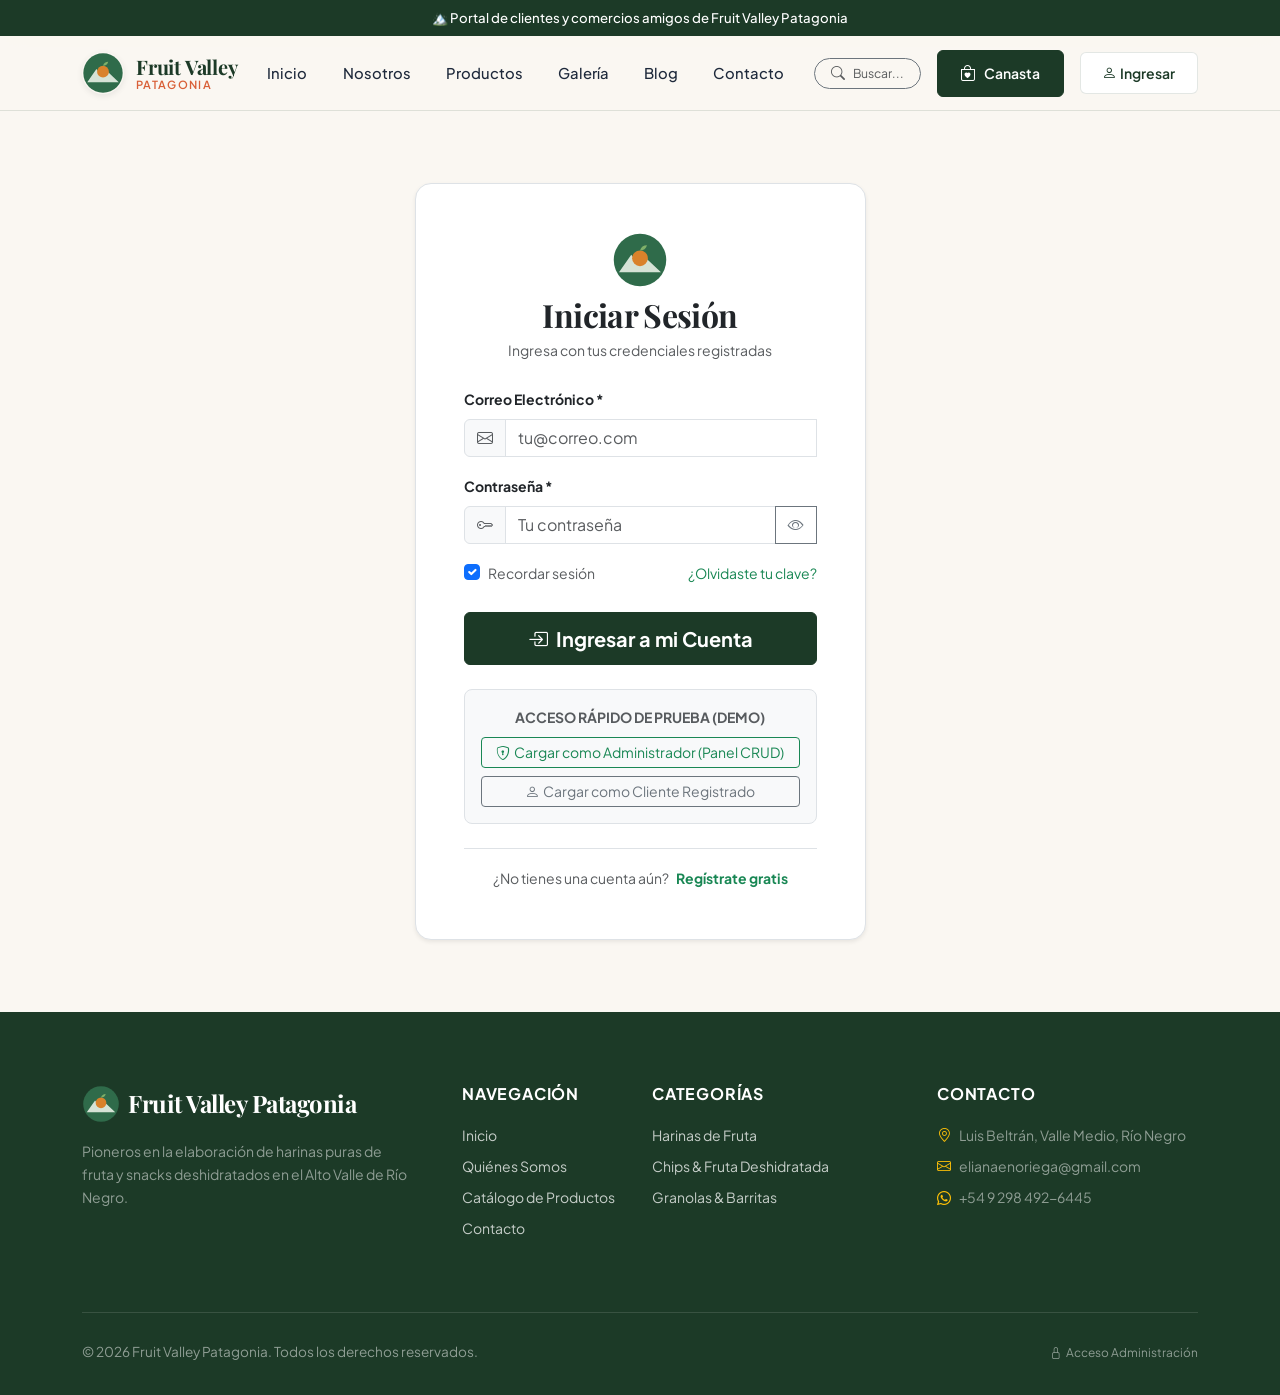
<file: login.html>
<!doctype html>
<html lang="es">
  <head>
    <meta charset="UTF-8" />
    <meta name="viewport" content="width=device-width, initial-scale=1.0" />
    <title>Iniciar Sesión | Fruit Valley Patagonia</title>
    <meta name="description" content="Accede a tu cuenta de cliente o portal de administración en Fruit Valley Patagonia." />
    <meta property="og:title" content="Iniciar Sesión | Fruit Valley Patagonia" />
    <meta property="og:type" content="website" />

    <link rel="icon" type="image/svg+xml" href="./assets/icons/favicon.svg" />
    <link rel="shortcut icon" href="./public/favicon.svg" />

    <link rel="stylesheet" href="https://cdn.jsdelivr.net/npm/bootstrap@5.3.3/dist/css/bootstrap.min.css" />
    <link rel="stylesheet" href="https://cdn.jsdelivr.net/npm/bootstrap-icons@1.11.3/font/bootstrap-icons.min.css" />
    <link rel="stylesheet" href="./css/styles.css" />
  </head>
  <body>
    <!-- Announcement Bar -->
    <div class="fvp-announcement-bar">
      <span>🏔️ Portal de clientes y comercios amigos de Fruit Valley Patagonia</span>
    </div>

    <!-- Header / Navbar -->
    <header class="sticky-top">
      <nav class="navbar navbar-expand-lg fvp-navbar">
        <div class="container">
          <a class="fvp-brand" href="index.html">
            <img src="./assets/icons/favicon.svg" alt="Fruit Valley Patagonia" class="fvp-brand-logo" />
            <div class="fvp-brand-text">
              <span class="fvp-brand-title">Fruit Valley</span>
              <span class="fvp-brand-subtitle">Patagonia</span>
            </div>
          </a>

          <div class="d-flex align-items-center gap-2 d-lg-none ms-auto me-2">
            <button class="btn btn-sm btn-outline-secondary btn-search-trigger" data-bs-toggle="modal" data-bs-target="#searchModal" aria-label="Buscar">
              <i class="bi bi-search"></i>
            </button>
            <button class="btn btn-sm btn-patagonia position-relative cart-toggle-btn" aria-label="Ver Canasta">
              <i class="bi bi-bag"></i>
              <span class="cart-count-badge fvp-cart-count-badge" style="display: none;">0</span>
            </button>
          </div>

          <button class="navbar-toggler border-0" type="button" data-bs-toggle="collapse" data-bs-target="#navbarMain" aria-label="Toggle navigation">
            <span class="navbar-toggler-icon"></span>
          </button>

          <div class="collapse navbar-collapse justify-content-center" id="navbarMain">
            <ul class="navbar-nav gap-lg-2 py-3 py-lg-0">
              <li class="nav-item"><a class="nav-link fvp-nav-link" href="index.html">Inicio</a></li>
              <li class="nav-item"><a class="nav-link fvp-nav-link" href="nosotros.html">Nosotros</a></li>
              <li class="nav-item"><a class="nav-link fvp-nav-link" href="servicios.html">Productos</a></li>
              <li class="nav-item"><a class="nav-link fvp-nav-link" href="galeria.html">Galería</a></li>
              <li class="nav-item"><a class="nav-link fvp-nav-link" href="blog.html">Blog</a></li>
              <li class="nav-item"><a class="nav-link fvp-nav-link" href="contacto.html">Contacto</a></li>
            </ul>
          </div>

          <div class="d-none d-lg-flex align-items-center gap-3">
            <button class="btn btn-sm btn-outline-secondary rounded-pill px-3 py-1 btn-search-trigger d-flex align-items-center gap-2" data-bs-toggle="modal" data-bs-target="#searchModal">
              <i class="bi bi-search text-muted"></i>
              <span class="small text-muted">Buscar...</span>
            </button>
            <button class="btn btn-patagonia position-relative cart-toggle-btn d-flex align-items-center gap-2">
              <i class="bi bi-bag-heart"></i>
              <span class="d-none d-xl-inline small">Canasta</span>
              <span class="cart-count-badge fvp-cart-count-badge" style="display: none;">0</span>
            </button>
            <div id="nav-user-container"></div>
          </div>
        </div>
      </nav>
    </header>

    <main class="py-5" style="background-color: var(--fvp-sand);">
      <div class="container py-4">
        <div class="row justify-content-center">
          <div class="col-md-8 col-lg-5">
            <div class="bg-white p-4 p-md-5 rounded-4 border shadow-sm">
              <div class="text-center mb-4">
                <img src="./assets/icons/favicon.svg" alt="Fruit Valley Patagonia" width="56" height="56" class="mb-2" />
                <h2 class="fw-bold font-serif text-dark mb-1">Iniciar Sesión</h2>
                <p class="text-muted small">Ingresa con tus credenciales registradas</p>
              </div>

              <!-- Alerta de feedback -->
              <div id="login-alert-container"></div>

              <!-- Formulario de Login -->
              <form id="login-form" class="needs-validation" novalidate>
                <div class="mb-3">
                  <label for="login-email" class="form-label fw-bold text-dark small">Correo Electrónico *</label>
                  <div class="input-group">
                    <span class="input-group-text bg-light text-muted"><i class="bi bi-envelope"></i></span>
                    <input type="email" class="form-control" id="login-email" name="email" placeholder="tu@correo.com" required>
                    <div class="invalid-feedback small">Ingresa un correo electrónico válido.</div>
                  </div>
                </div>

                <div class="mb-3">
                  <label for="login-password" class="form-label fw-bold text-dark small">Contraseña *</label>
                  <div class="input-group">
                    <span class="input-group-text bg-light text-muted"><i class="bi bi-key"></i></span>
                    <input type="password" class="form-control" id="login-password" name="password" placeholder="Tu contraseña" required>
                    <button class="btn btn-outline-secondary" type="button" id="toggle-password-btn" aria-label="Mostrar contraseña">
                      <i class="bi bi-eye"></i>
                    </button>
                    <div class="invalid-feedback small">Ingresa tu contraseña.</div>
                  </div>
                </div>

                <div class="d-flex justify-content-between align-items-center mb-4">
                  <div class="form-check">
                    <input class="form-check-input" type="checkbox" id="remember-me" checked>
                    <label class="form-check-label text-muted small" for="remember-me">Recordar sesión</label>
                  </div>
                  <a href="#" class="small text-success text-decoration-none" onclick="alert('Para recuperar tu clave, por favor comunícate a elianaenoriega@gmail.com o a nuestro WhatsApp (+54 9 298 492-6445).'); return false;">¿Olvidaste tu clave?</a>
                </div>

                <button type="submit" class="btn btn-patagonia btn-lg w-100 fw-bold d-flex align-items-center justify-content-center gap-2 mb-3">
                  <i class="bi bi-box-arrow-in-right"></i>
                  <span>Ingresar a mi Cuenta</span>
                </button>
              </form>

              <!-- Tarjeta de Acceso Rápido Demo -->
              <div class="p-3 bg-light rounded-3 border mt-4 text-center">
                <span class="text-uppercase small fw-bold text-muted d-block mb-2">Acceso Rápido de Prueba (Demo)</span>
                <div class="d-grid gap-2">
                  <button type="button" class="btn btn-sm btn-outline-success" id="btn-demo-admin">
                    <i class="bi bi-shield-lock me-1"></i>Cargar como Administrador (Panel CRUD)
                  </button>
                  <button type="button" class="btn btn-sm btn-outline-secondary" id="btn-demo-client">
                    <i class="bi bi-person me-1"></i>Cargar como Cliente Registrado
                  </button>
                </div>
              </div>

              <!-- Enlace a Registro -->
              <div class="text-center mt-4 pt-3 border-top">
                <span class="text-muted small">¿No tienes una cuenta aún?</span>
                <a href="registro.html" class="fw-bold text-success text-decoration-none small ms-1">Regístrate gratis</a>
              </div>
            </div>
          </div>
        </div>
      </div>
    </main>

    <!-- Footer -->
    <footer class="fvp-footer">
      <div class="container">
        <div class="row g-4">
          <div class="col-lg-4">
            <div class="d-flex align-items-center gap-2 mb-3">
              <img src="./assets/icons/favicon.svg" alt="Fruit Valley Patagonia" width="38" height="38" class="rounded-circle" />
              <span class="fs-4 fw-bold font-serif text-white">Fruit Valley Patagonia</span>
            </div>
            <p class="text-white-50 small pe-lg-4">Pioneros en la elaboración de harinas puras de fruta y snacks deshidratados en el Alto Valle de Río Negro.</p>
          </div>
          <div class="col-6 col-lg-2">
            <h6 class="fvp-footer-title">Navegación</h6>
            <ul class="list-unstyled small">
              <li class="mb-2"><a href="index.html">Inicio</a></li>
              <li class="mb-2"><a href="nosotros.html">Quiénes Somos</a></li>
              <li class="mb-2"><a href="servicios.html">Catálogo de Productos</a></li>
              <li class="mb-2"><a href="contacto.html">Contacto</a></li>
            </ul>
          </div>
          <div class="col-6 col-lg-3">
            <h6 class="fvp-footer-title">Categorías</h6>
            <ul class="list-unstyled small">
              <li class="mb-2"><a href="servicios.html?cat=harinas">Harinas de Fruta</a></li>
              <li class="mb-2"><a href="servicios.html?cat=chips-deshidratadas">Chips & Fruta Deshidratada</a></li>
              <li class="mb-2"><a href="servicios.html?cat=granolas-barritas">Granolas & Barritas</a></li>
            </ul>
          </div>
          <div class="col-lg-3">
            <h6 class="fvp-footer-title">Contacto</h6>
            <ul class="list-unstyled small text-white-50">
              <li class="mb-2"><i class="bi bi-geo-alt text-warning me-2"></i>Luis Beltrán, Valle Medio, Río Negro</li>
              <li class="mb-2"><i class="bi bi-envelope text-warning me-2"></i><a href="mailto:elianaenoriega@gmail.com" class="text-white-50">elianaenoriega@gmail.com</a></li>
              <li class="mb-2"><i class="bi bi-whatsapp text-warning me-2"></i><a href="https://wa.me/5492984926445" target="_blank" class="text-white-50">+54 9 298 492-6445</a></li>
            </ul>
          </div>
        </div>
        <div class="fvp-footer-bottom d-flex justify-content-between align-items-center text-white-50">
          <div>&copy; 2026 Fruit Valley Patagonia. Todos los derechos reservados.</div>
          <div><a href="dashboard.html" class="text-white-50 small"><i class="bi bi-lock me-1"></i>Acceso Administración</a></div>
        </div>
      </div>
    </footer>

    <script src="https://cdn.jsdelivr.net/npm/bootstrap@5.3.3/dist/js/bootstrap.bundle.min.js"></script>
    <script type="module" src="./js/main.js"></script>

    <!-- Lógica de Inicio de Sesión -->
    <script type="module">
      import { Auth } from './js/auth.js';
      import { Validation } from './js/validation.js';

      const emailInput = document.getElementById('login-email');
      const passInput = document.getElementById('login-password');
      const alertContainer = 'login-alert-container';

      // Toggle mostrar contraseña
      document.getElementById('toggle-password-btn')?.addEventListener('click', function() {
        const type = passInput.getAttribute('type') === 'password' ? 'text' : 'password';
        passInput.setAttribute('type', type);
        this.innerHTML = type === 'password' ? '<i class="bi bi-eye"></i>' : '<i class="bi bi-eye-slash"></i>';
      });

      // Botones demo
      document.getElementById('btn-demo-admin')?.addEventListener('click', () => {
        emailInput.value = 'admin@fruitvalley.com';
        passInput.value = 'patagonia2026';
      });

      document.getElementById('btn-demo-client')?.addEventListener('click', () => {
        emailInput.value = 'carolina@ejemplo.com';
        passInput.value = 'cliente123';
      });

      // Formulario
      Validation.bindForm('login-form', async (formData) => {
        const res = Auth.login(formData.email, formData.password);

        if (res.success) {
          Validation.showAlert(alertContainer, `¡Bienvenido/a de nuevo, <strong>${res.user.name}</strong>! Redirigiendo...`, 'success');
          
          setTimeout(() => {
            const params = new URLSearchParams(window.location.search);
            const redirect = params.get('redirect');
            if (redirect) {
              window.location.href = redirect;
            } else if (res.user.role === 'admin') {
              window.location.href = 'dashboard.html';
            } else {
              window.location.href = 'index.html';
            }
          }, 600);
        } else {
          Validation.showAlert(alertContainer, res.message, 'danger');
        }
      });
    </script>
  </body>
</html>
</file>
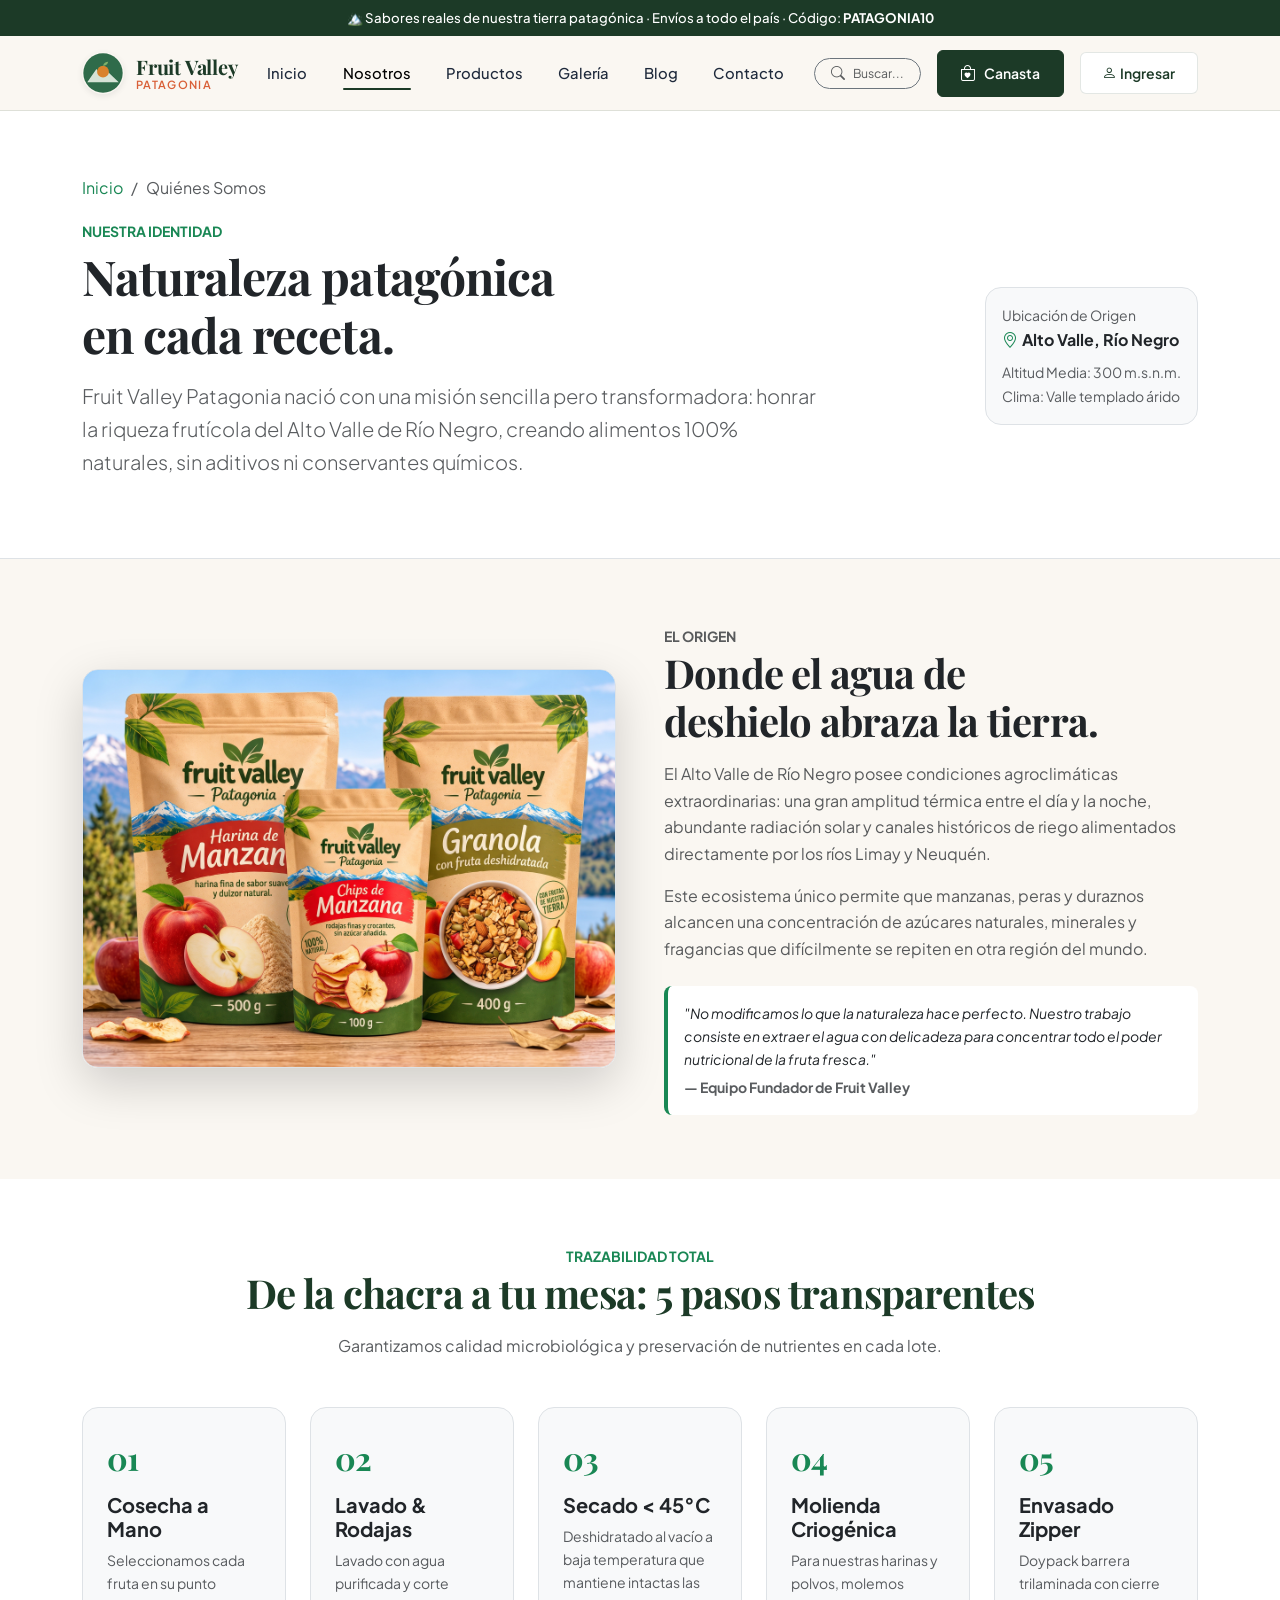
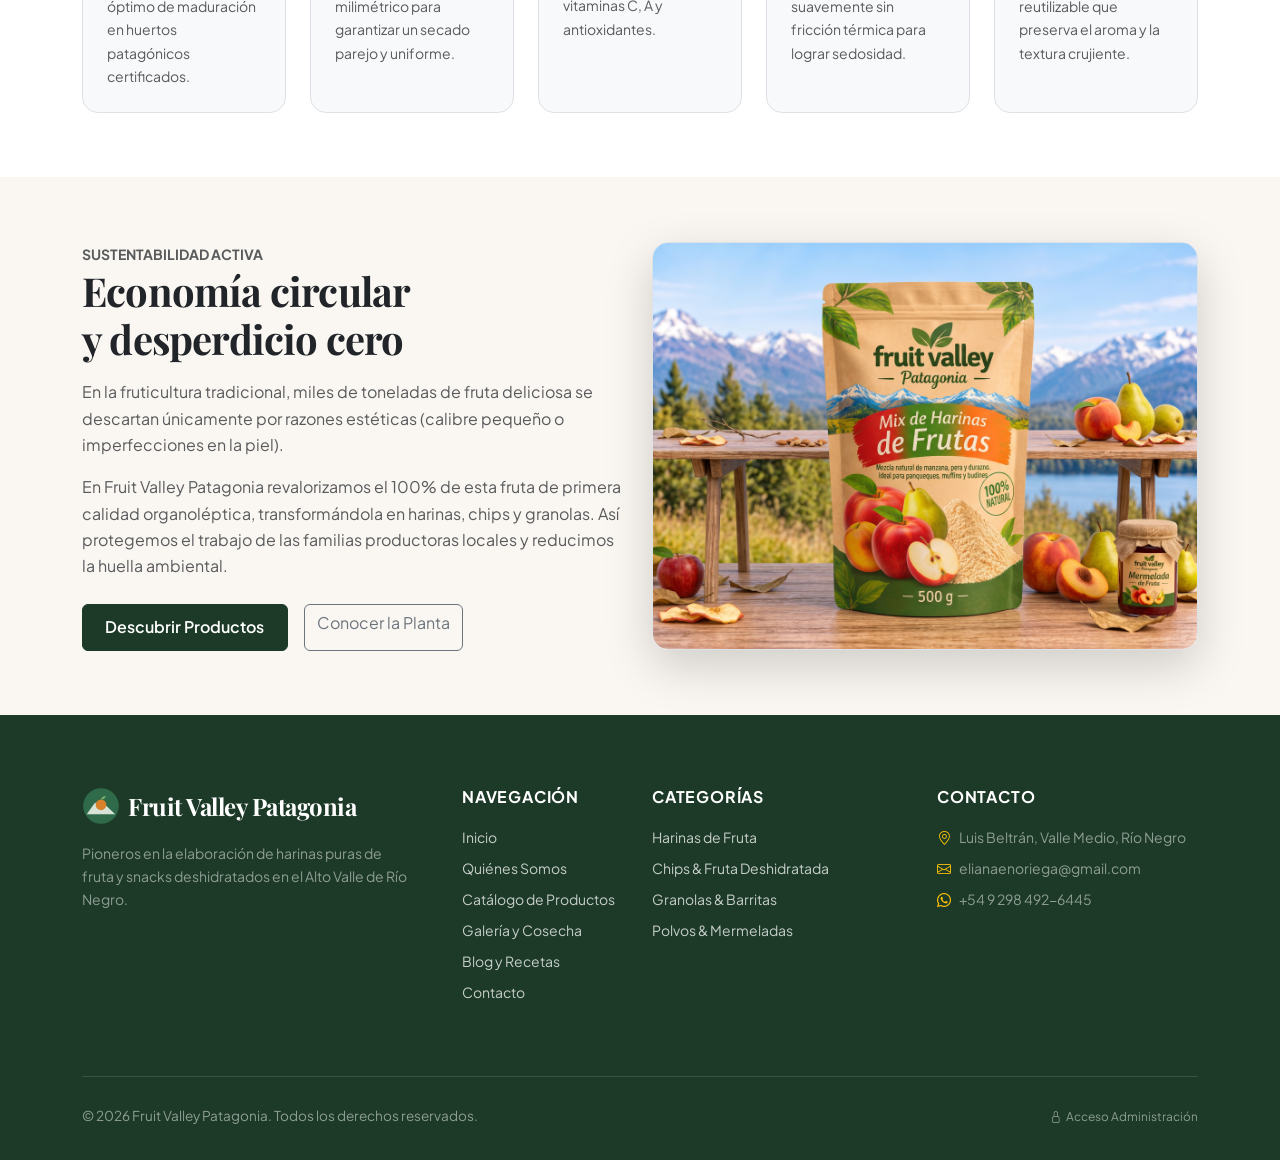
<file: nosotros.html>
<!doctype html>
<html lang="es">
  <head>
    <meta charset="UTF-8" />
    <meta name="viewport" content="width=device-width, initial-scale=1.0" />
    <title>Quiénes Somos | Fruit Valley Patagonia</title>
    <meta name="description" content="Conoce la historia, el origen y el proceso artesanal de Fruit Valley Patagonia en el Alto Valle de Río Negro. Fruta limpia, agua pura de deshielo y agricultura consciente." />
    <meta property="og:title" content="Quiénes Somos | Fruit Valley Patagonia" />
    <meta property="og:description" content="Nacimos en el corazón del Alto Valle de Río Negro para transformar fruta pura en alimentos nutritivos y deliciosos." />
    <meta property="og:image" content="./assets/aistudio/Todoslosproductos.jpg" />
    <meta property="og:type" content="website" />

    <!-- Favicon Oficial -->
    <link rel="icon" type="image/svg+xml" href="./assets/icons/favicon.svg" />
    <link rel="shortcut icon" href="./public/favicon.svg" />

    <!-- Bootstrap 5 & Icons -->
    <link rel="stylesheet" href="https://cdn.jsdelivr.net/npm/bootstrap@5.3.3/dist/css/bootstrap.min.css" />
    <link rel="stylesheet" href="https://cdn.jsdelivr.net/npm/bootstrap-icons@1.11.3/font/bootstrap-icons.min.css" />
    <link rel="stylesheet" href="./css/styles.css" />
  </head>
  <body>
    <!-- Top Announcement Bar -->
    <div class="fvp-announcement-bar">
      <span>🏔️ Sabores reales de nuestra tierra patagónica · Envíos a todo el país · Código: <strong>PATAGONIA10</strong></span>
    </div>

    <!-- Header / Navbar -->
    <header class="sticky-top">
      <nav class="navbar navbar-expand-lg fvp-navbar">
        <div class="container">
          <a class="fvp-brand" href="index.html">
            <img src="./assets/icons/favicon.svg" alt="Fruit Valley Patagonia Logo" class="fvp-brand-logo" />
            <div class="fvp-brand-text">
              <span class="fvp-brand-title">Fruit Valley</span>
              <span class="fvp-brand-subtitle">Patagonia</span>
            </div>
          </a>

          <div class="d-flex align-items-center gap-2 d-lg-none ms-auto me-2">
            <button class="btn btn-sm btn-outline-secondary btn-search-trigger" data-bs-toggle="modal" data-bs-target="#searchModal" aria-label="Buscar">
              <i class="bi bi-search"></i>
            </button>
            <button class="btn btn-sm btn-patagonia position-relative cart-toggle-btn" aria-label="Ver Canasta">
              <i class="bi bi-bag"></i>
              <span class="cart-count-badge fvp-cart-count-badge" style="display: none;">0</span>
            </button>
          </div>

          <button class="navbar-toggler border-0" type="button" data-bs-toggle="collapse" data-bs-target="#navbarMain" aria-label="Toggle navigation">
            <span class="navbar-toggler-icon"></span>
          </button>

          <div class="collapse navbar-collapse justify-content-center" id="navbarMain">
            <ul class="navbar-nav gap-lg-2 py-3 py-lg-0">
              <li class="nav-item"><a class="nav-link fvp-nav-link" href="index.html">Inicio</a></li>
              <li class="nav-item"><a class="nav-link fvp-nav-link active" href="nosotros.html">Nosotros</a></li>
              <li class="nav-item"><a class="nav-link fvp-nav-link" href="servicios.html">Productos</a></li>
              <li class="nav-item"><a class="nav-link fvp-nav-link" href="galeria.html">Galería</a></li>
              <li class="nav-item"><a class="nav-link fvp-nav-link" href="blog.html">Blog</a></li>
              <li class="nav-item"><a class="nav-link fvp-nav-link" href="contacto.html">Contacto</a></li>
            </ul>
          </div>

          <div class="d-none d-lg-flex align-items-center gap-3">
            <button class="btn btn-sm btn-outline-secondary rounded-pill px-3 py-1 btn-search-trigger d-flex align-items-center gap-2" data-bs-toggle="modal" data-bs-target="#searchModal">
              <i class="bi bi-search text-muted"></i>
              <span class="small text-muted">Buscar...</span>
            </button>
            <button class="btn btn-patagonia position-relative cart-toggle-btn d-flex align-items-center gap-2">
              <i class="bi bi-bag-heart"></i>
              <span class="d-none d-xl-inline small">Canasta</span>
              <span class="cart-count-badge fvp-cart-count-badge" style="display: none;">0</span>
            </button>
            <div id="nav-user-container"></div>
          </div>
        </div>
      </nav>
    </header>

    <main>
      <!-- Page Header -->
      <section class="py-5 bg-white border-bottom">
        <div class="container py-3">
          <nav aria-label="breadcrumb">
            <ol class="breadcrumb small">
              <li class="breadcrumb-item"><a href="index.html" class="text-success text-decoration-none">Inicio</a></li>
              <li class="breadcrumb-item active" aria-current="page">Quiénes Somos</li>
            </ol>
          </nav>
          <div class="row align-items-center g-4">
            <div class="col-lg-8">
              <span class="text-uppercase text-success fw-bold small">Nuestra Identidad</span>
              <h1 class="display-5 fw-bold text-dark mt-1 mb-3">Naturaleza patagónica en cada receta.</h1>
              <p class="lead text-muted">
                Fruit Valley Patagonia nació con una misión sencilla pero transformadora: honrar la riqueza frutícola del Alto Valle de Río Negro, creando alimentos 100% naturales, sin aditivos ni conservantes químicos.
              </p>
            </div>
            <div class="col-lg-4 text-lg-end">
              <div class="d-inline-flex flex-column p-3 bg-light rounded-4 border text-start">
                <span class="small text-muted">Ubicación de Origen</span>
                <strong class="text-dark fs-6"><i class="bi bi-geo-alt text-success me-1"></i>Alto Valle, Río Negro</strong>
                <span class="small text-muted mt-2">Altitud Media: 300 m.s.n.m.</span>
                <span class="small text-muted">Clima: Valle templado árido</span>
              </div>
            </div>
          </div>
        </div>
      </section>

      <!-- La Historia y el Valle -->
      <section class="py-5" style="background-color: var(--fvp-sand);">
        <div class="container py-3">
          <div class="row align-items-center g-5">
            <div class="col-lg-6">
              <div class="rounded-4 overflow-hidden shadow-lg border">
                <img src="./assets/aistudio/Chipsygranolas.jpg" alt="Cosecha y empaques en el valle patagónico" class="img-fluid w-100" />
              </div>
            </div>
            <div class="col-lg-6">
              <span class="text-uppercase text-muted fw-bold small">El Origen</span>
              <h2 class="display-6 fw-bold mb-3 text-dark">Donde el agua de deshielo abraza la tierra.</h2>
              <p class="text-muted">
                El Alto Valle de Río Negro posee condiciones agroclimáticas extraordinarias: una gran amplitud térmica entre el día y la noche, abundante radiación solar y canales históricos de riego alimentados directamente por los ríos Limay y Neuquén.
              </p>
              <p class="text-muted">
                Este ecosistema único permite que manzanas, peras y duraznos alcancen una concentración de azúcares naturales, minerales y fragancias que difícilmente se repiten en otra región del mundo.
              </p>
              <div class="p-3 bg-white rounded-3 border-start border-4 border-success mt-4">
                <p class="fst-italic text-dark mb-0 small">
                  "No modificamos lo que la naturaleza hace perfecto. Nuestro trabajo consiste en extraer el agua con delicadeza para concentrar todo el poder nutricional de la fruta fresca."
                </p>
                <small class="text-muted fw-bold d-block mt-1">— Equipo Fundador de Fruit Valley</small>
              </div>
            </div>
          </div>
        </div>
      </section>

      <!-- El Proceso Artesanal (Paso a Paso) -->
      <section class="py-5 bg-white">
        <div class="container py-3">
          <div class="text-center max-w-2xl mx-auto mb-5">
            <span class="text-uppercase text-success fw-bold small">Trazabilidad Total</span>
            <h2 class="display-6 fw-bold mb-3">De la chacra a tu mesa: 5 pasos transparentes</h2>
            <p class="text-muted">Garantizamos calidad microbiológica y preservación de nutrientes en cada lote.</p>
          </div>

          <div class="row g-4">
            <div class="col-md-6 col-lg">
              <div class="p-4 bg-light rounded-4 h-100 border">
                <div class="fw-bold font-serif fs-2 text-success mb-2">01</div>
                <h5 class="fw-bold text-dark mb-2">Cosecha a Mano</h5>
                <p class="text-muted small mb-0">Seleccionamos cada fruta en su punto óptimo de maduración en huertos patagónicos certificados.</p>
              </div>
            </div>
            <div class="col-md-6 col-lg">
              <div class="p-4 bg-light rounded-4 h-100 border">
                <div class="fw-bold font-serif fs-2 text-success mb-2">02</div>
                <h5 class="fw-bold text-dark mb-2">Lavado & Rodajas</h5>
                <p class="text-muted small mb-0">Lavado con agua purificada y corte milimétrico para garantizar un secado parejo y uniforme.</p>
              </div>
            </div>
            <div class="col-md-6 col-lg">
              <div class="p-4 bg-light rounded-4 h-100 border">
                <div class="fw-bold font-serif fs-2 text-success mb-2">03</div>
                <h5 class="fw-bold text-dark mb-2">Secado &lt; 45°C</h5>
                <p class="text-muted small mb-0">Deshidratado al vacío a baja temperatura que mantiene intactas las vitaminas C, A y antioxidantes.</p>
              </div>
            </div>
            <div class="col-md-6 col-lg">
              <div class="p-4 bg-light rounded-4 h-100 border">
                <div class="fw-bold font-serif fs-2 text-success mb-2">04</div>
                <h5 class="fw-bold text-dark mb-2">Molienda Criogénica</h5>
                <p class="text-muted small mb-0">Para nuestras harinas y polvos, molemos suavemente sin fricción térmica para lograr sedosidad.</p>
              </div>
            </div>
            <div class="col-md-6 col-lg">
              <div class="p-4 bg-light rounded-4 h-100 border">
                <div class="fw-bold font-serif fs-2 text-success mb-2">05</div>
                <h5 class="fw-bold text-dark mb-2">Envasado Zipper</h5>
                <p class="text-muted small mb-0">Doypack barrera trilaminada con cierre reutilizable que preserva el aroma y la textura crujiente.</p>
              </div>
            </div>
          </div>
        </div>
      </section>

      <!-- Valores y Compromiso Social -->
      <section class="py-5" style="background-color: var(--fvp-sand);">
        <div class="container py-3">
          <div class="row g-4 align-items-center">
            <div class="col-lg-6">
              <span class="text-uppercase text-muted fw-bold small">Sustentabilidad Activa</span>
              <h2 class="display-6 fw-bold mb-3 text-dark">Economía circular y desperdicio cero</h2>
              <p class="text-muted">
                En la fruticultura tradicional, miles de toneladas de fruta deliciosa se descartan únicamente por razones estéticas (calibre pequeño o imperfecciones en la piel).
              </p>
              <p class="text-muted">
                En Fruit Valley Patagonia revalorizamos el 100% de esta fruta de primera calidad organoléptica, transformándola en harinas, chips y granolas. Así protegemos el trabajo de las familias productoras locales y reducimos la huella ambiental.
              </p>
              <div class="d-flex gap-3 mt-4">
                <a href="servicios.html" class="btn btn-patagonia">Descubrir Productos</a>
                <a href="contacto.html" class="btn btn-outline-secondary">Conocer la Planta</a>
              </div>
            </div>
            <div class="col-lg-6">
              <div class="rounded-4 overflow-hidden shadow-lg border">
                <img src="./assets/aistudio/MixdeHarina.jpg" alt="Muestras de Harinas Naturales de Fruit Valley" class="img-fluid w-100" />
              </div>
            </div>
          </div>
        </div>
      </section>
    </main>

    <!-- Footer -->
    <footer class="fvp-footer">
      <div class="container">
        <div class="row g-4">
          <div class="col-lg-4">
            <div class="d-flex align-items-center gap-2 mb-3">
              <img src="./assets/icons/favicon.svg" alt="Fruit Valley Patagonia" width="38" height="38" class="rounded-circle" />
              <span class="fs-4 fw-bold font-serif text-white">Fruit Valley Patagonia</span>
            </div>
            <p class="text-white-50 small pe-lg-4">
              Pioneros en la elaboración de harinas puras de fruta y snacks deshidratados en el Alto Valle de Río Negro.
            </p>
          </div>
          <div class="col-6 col-lg-2">
            <h6 class="fvp-footer-title">Navegación</h6>
            <ul class="list-unstyled small">
              <li class="mb-2"><a href="index.html">Inicio</a></li>
              <li class="mb-2"><a href="nosotros.html">Quiénes Somos</a></li>
              <li class="mb-2"><a href="servicios.html">Catálogo de Productos</a></li>
              <li class="mb-2"><a href="galeria.html">Galería y Cosecha</a></li>
              <li class="mb-2"><a href="blog.html">Blog y Recetas</a></li>
              <li class="mb-2"><a href="contacto.html">Contacto</a></li>
            </ul>
          </div>
          <div class="col-6 col-lg-3">
            <h6 class="fvp-footer-title">Categorías</h6>
            <ul class="list-unstyled small">
              <li class="mb-2"><a href="servicios.html?cat=harinas">Harinas de Fruta</a></li>
              <li class="mb-2"><a href="servicios.html?cat=chips-deshidratadas">Chips & Fruta Deshidratada</a></li>
              <li class="mb-2"><a href="servicios.html?cat=granolas-barritas">Granolas & Barritas</a></li>
              <li class="mb-2"><a href="servicios.html?cat=polvos-mermeladas">Polvos & Mermeladas</a></li>
            </ul>
          </div>
          <div class="col-lg-3">
            <h6 class="fvp-footer-title">Contacto</h6>
            <ul class="list-unstyled small text-white-50">
              <li class="mb-2"><i class="bi bi-geo-alt text-warning me-2"></i>Luis Beltrán, Valle Medio, Río Negro</li>
              <li class="mb-2"><i class="bi bi-envelope text-warning me-2"></i><a href="mailto:elianaenoriega@gmail.com" class="text-white-50">elianaenoriega@gmail.com</a></li>
              <li class="mb-2"><i class="bi bi-whatsapp text-warning me-2"></i><a href="https://wa.me/5492984926445" target="_blank" class="text-white-50">+54 9 298 492-6445</a></li>
            </ul>
          </div>
        </div>
        <div class="fvp-footer-bottom d-flex justify-content-between align-items-center text-white-50">
          <div>&copy; 2026 Fruit Valley Patagonia. Todos los derechos reservados.</div>
          <div><a href="dashboard.html" class="text-white-50 small"><i class="bi bi-lock me-1"></i>Acceso Administración</a></div>
        </div>
      </div>
    </footer>

    <script src="https://cdn.jsdelivr.net/npm/bootstrap@5.3.3/dist/js/bootstrap.bundle.min.js"></script>
    <script type="module" src="./js/main.js"></script>
  </body>
</html>
</file>
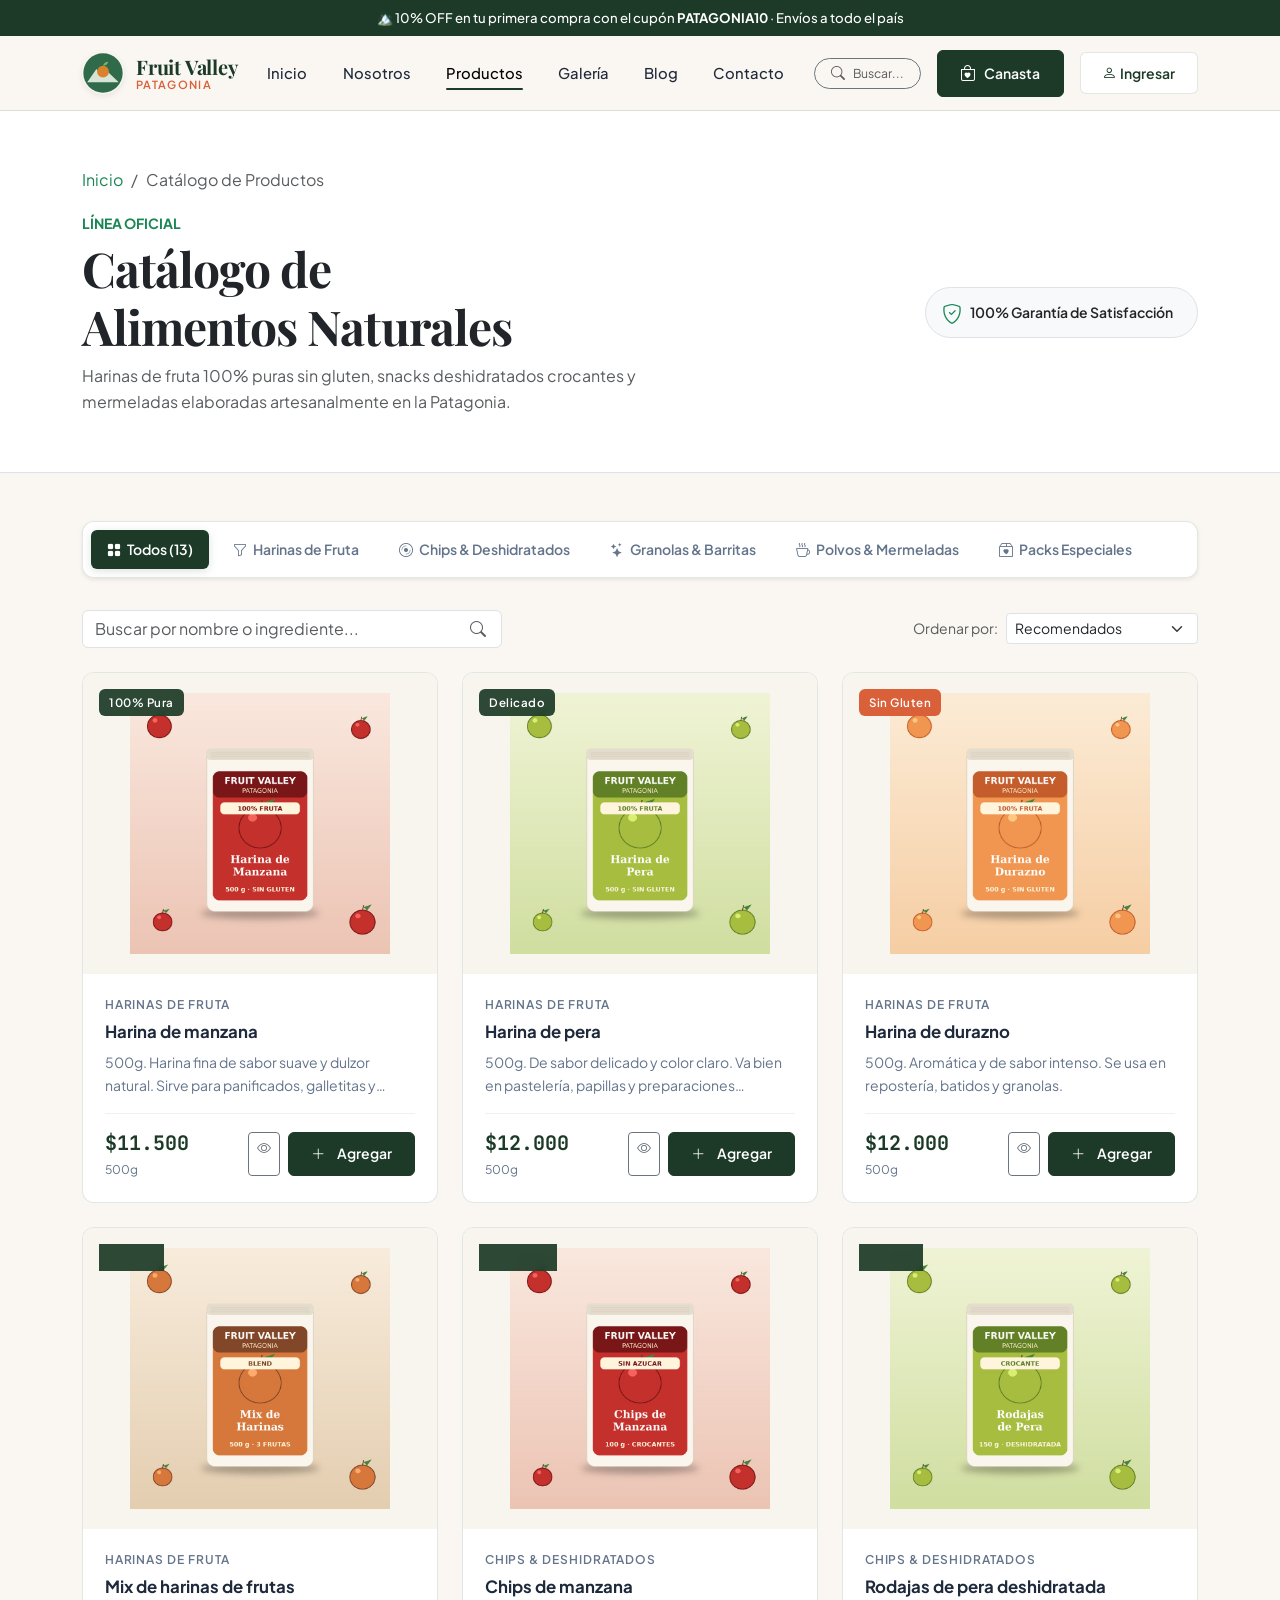
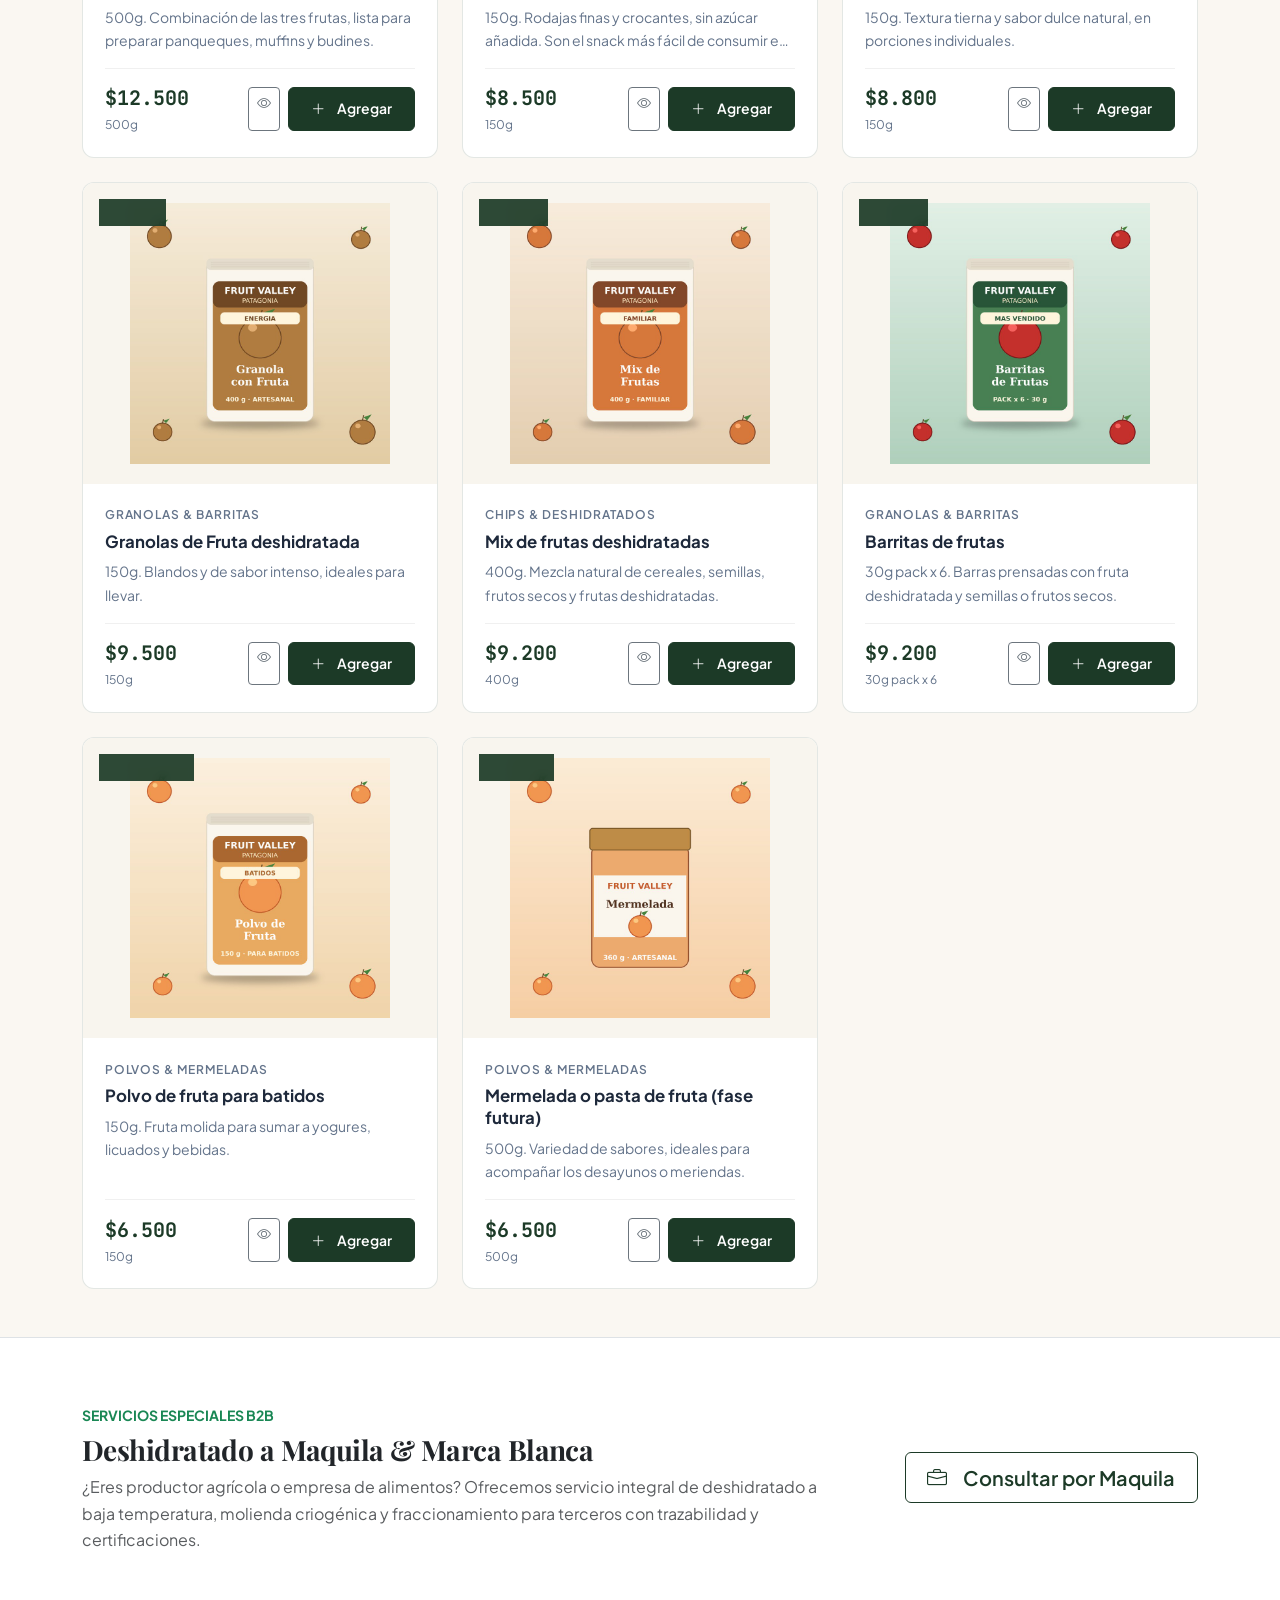
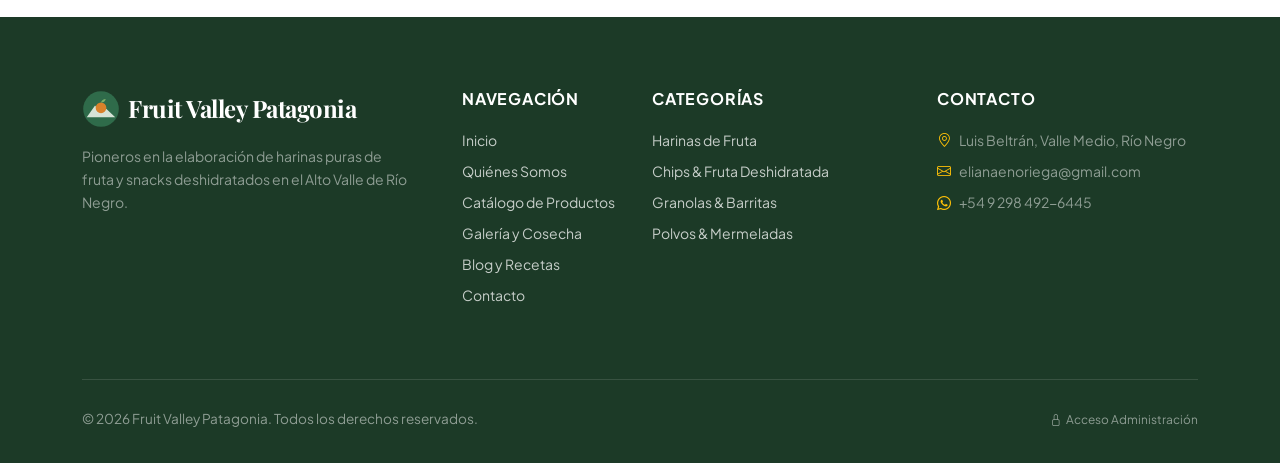
<file: productos.html>
<!doctype html>
<html lang="es">
  <head>
    <meta charset="UTF-8" />
    <meta http-equiv="refresh" content="0; url=servicios.html" />
    <title>Redireccionando a Catálogo de Productos | Fruit Valley Patagonia</title>
    <script>window.location.href = "servicios.html";</script>
  </head>
  <body>
    <p>Redireccionando al <a href="servicios.html">catálogo de productos de Fruit Valley Patagonia</a>...</p>
  </body>
</html>
</file>
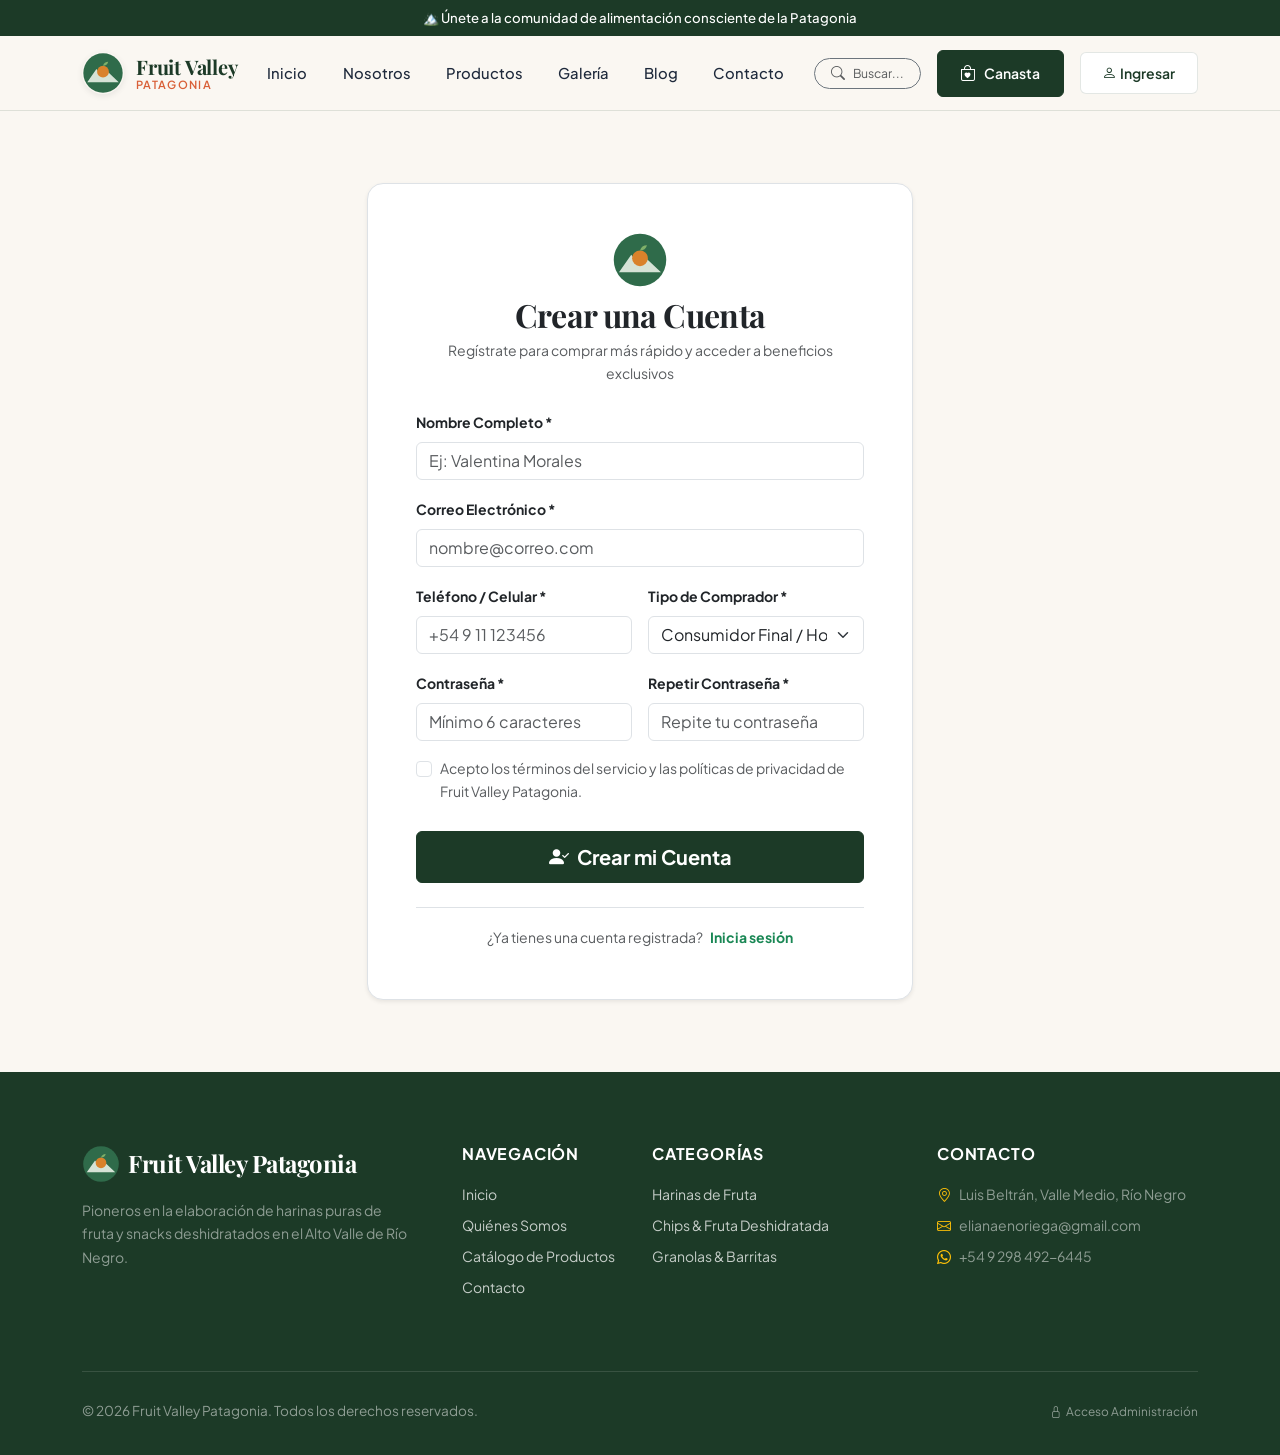
<file: registro.html>
<!doctype html>
<html lang="es">
  <head>
    <meta charset="UTF-8" />
    <meta name="viewport" content="width=device-width, initial-scale=1.0" />
    <title>Registro de Cuenta | Fruit Valley Patagonia</title>
    <meta name="description" content="Crea tu cuenta en Fruit Valley Patagonia para compras directas, seguimiento de pedidos y precios mayoristas." />
    <meta property="og:title" content="Registro de Cuenta | Fruit Valley Patagonia" />
    <meta property="og:type" content="website" />

    <link rel="icon" type="image/svg+xml" href="./assets/icons/favicon.svg" />
    <link rel="shortcut icon" href="./public/favicon.svg" />

    <link rel="stylesheet" href="https://cdn.jsdelivr.net/npm/bootstrap@5.3.3/dist/css/bootstrap.min.css" />
    <link rel="stylesheet" href="https://cdn.jsdelivr.net/npm/bootstrap-icons@1.11.3/font/bootstrap-icons.min.css" />
    <link rel="stylesheet" href="./css/styles.css" />
  </head>
  <body>
    <!-- Announcement Bar -->
    <div class="fvp-announcement-bar">
      <span>🏔️ Únete a la comunidad de alimentación consciente de la Patagonia</span>
    </div>

    <!-- Header / Navbar -->
    <header class="sticky-top">
      <nav class="navbar navbar-expand-lg fvp-navbar">
        <div class="container">
          <a class="fvp-brand" href="index.html">
            <img src="./assets/icons/favicon.svg" alt="Fruit Valley Patagonia" class="fvp-brand-logo" />
            <div class="fvp-brand-text">
              <span class="fvp-brand-title">Fruit Valley</span>
              <span class="fvp-brand-subtitle">Patagonia</span>
            </div>
          </a>

          <div class="d-flex align-items-center gap-2 d-lg-none ms-auto me-2">
            <button class="btn btn-sm btn-outline-secondary btn-search-trigger" data-bs-toggle="modal" data-bs-target="#searchModal" aria-label="Buscar">
              <i class="bi bi-search"></i>
            </button>
            <button class="btn btn-sm btn-patagonia position-relative cart-toggle-btn" aria-label="Ver Canasta">
              <i class="bi bi-bag"></i>
              <span class="cart-count-badge fvp-cart-count-badge" style="display: none;">0</span>
            </button>
          </div>

          <button class="navbar-toggler border-0" type="button" data-bs-toggle="collapse" data-bs-target="#navbarMain" aria-label="Toggle navigation">
            <span class="navbar-toggler-icon"></span>
          </button>

          <div class="collapse navbar-collapse justify-content-center" id="navbarMain">
            <ul class="navbar-nav gap-lg-2 py-3 py-lg-0">
              <li class="nav-item"><a class="nav-link fvp-nav-link" href="index.html">Inicio</a></li>
              <li class="nav-item"><a class="nav-link fvp-nav-link" href="nosotros.html">Nosotros</a></li>
              <li class="nav-item"><a class="nav-link fvp-nav-link" href="servicios.html">Productos</a></li>
              <li class="nav-item"><a class="nav-link fvp-nav-link" href="galeria.html">Galería</a></li>
              <li class="nav-item"><a class="nav-link fvp-nav-link" href="blog.html">Blog</a></li>
              <li class="nav-item"><a class="nav-link fvp-nav-link" href="contacto.html">Contacto</a></li>
            </ul>
          </div>

          <div class="d-none d-lg-flex align-items-center gap-3">
            <button class="btn btn-sm btn-outline-secondary rounded-pill px-3 py-1 btn-search-trigger d-flex align-items-center gap-2" data-bs-toggle="modal" data-bs-target="#searchModal">
              <i class="bi bi-search text-muted"></i>
              <span class="small text-muted">Buscar...</span>
            </button>
            <button class="btn btn-patagonia position-relative cart-toggle-btn d-flex align-items-center gap-2">
              <i class="bi bi-bag-heart"></i>
              <span class="d-none d-xl-inline small">Canasta</span>
              <span class="cart-count-badge fvp-cart-count-badge" style="display: none;">0</span>
            </button>
            <div id="nav-user-container"></div>
          </div>
        </div>
      </nav>
    </header>

    <main class="py-5" style="background-color: var(--fvp-sand);">
      <div class="container py-4">
        <div class="row justify-content-center">
          <div class="col-md-9 col-lg-6">
            <div class="bg-white p-4 p-md-5 rounded-4 border shadow-sm">
              <div class="text-center mb-4">
                <img src="./assets/icons/favicon.svg" alt="Fruit Valley Patagonia" width="56" height="56" class="mb-2" />
                <h2 class="fw-bold font-serif text-dark mb-1">Crear una Cuenta</h2>
                <p class="text-muted small">Regístrate para comprar más rápido y acceder a beneficios exclusivos</p>
              </div>

              <div id="register-alert-container"></div>

              <form id="register-form" class="needs-validation" novalidate>
                <div class="row g-3">
                  <div class="col-12">
                    <label for="reg-name" class="form-label fw-bold text-dark small">Nombre Completo *</label>
                    <input type="text" class="form-control" id="reg-name" name="name" placeholder="Ej: Valentina Morales" required>
                    <div class="invalid-feedback small">Ingresa tu nombre completo.</div>
                  </div>

                  <div class="col-12">
                    <label for="reg-email" class="form-label fw-bold text-dark small">Correo Electrónico *</label>
                    <input type="email" class="form-control" id="reg-email" name="email" placeholder="nombre@correo.com" required>
                    <div class="invalid-feedback small">Ingresa un correo electrónico válido.</div>
                  </div>

                  <div class="col-md-6">
                    <label for="reg-phone" class="form-label fw-bold text-dark small">Teléfono / Celular *</label>
                    <input type="tel" class="form-control" id="reg-phone" name="phone" placeholder="+54 9 11 123456" required>
                    <div class="invalid-feedback small">Ingresa tu teléfono.</div>
                  </div>

                  <div class="col-md-6">
                    <label for="reg-type" class="form-label fw-bold text-dark small">Tipo de Comprador *</label>
                    <select class="form-select" id="reg-type" name="businessType" required>
                      <option value="Consumidor Final">Consumidor Final / Hogar</option>
                      <option value="Dietética / Almacén Natural">Dietética / Almacén Natural</option>
                      <option value="Cafetería / Gastronomía">Cafetería / Gastronomía</option>
                      <option value="Distribuidor Regional">Distribuidor Mayorista</option>
                    </select>
                  </div>

                  <div class="col-md-6">
                    <label for="reg-password" class="form-label fw-bold text-dark small">Contraseña *</label>
                    <input type="password" class="form-control" id="reg-password" name="password" minlength="6" placeholder="Mínimo 6 caracteres" required>
                    <div class="invalid-feedback small">Debe tener al menos 6 caracteres.</div>
                  </div>

                  <div class="col-md-6">
                    <label for="reg-password-confirm" class="form-label fw-bold text-dark small">Repetir Contraseña *</label>
                    <input type="password" class="form-control" id="reg-password-confirm" name="passwordConfirm" minlength="6" placeholder="Repite tu contraseña" required>
                    <div class="invalid-feedback small">Las contraseñas no coinciden.</div>
                  </div>

                  <div class="col-12 mt-3">
                    <div class="form-check">
                      <input class="form-check-input" type="checkbox" id="reg-terms" required>
                      <label class="form-check-label text-muted small" for="reg-terms">
                        Acepto los términos del servicio y las políticas de privacidad de Fruit Valley Patagonia.
                      </label>
                      <div class="invalid-feedback small">Debes aceptar los términos para registrarte.</div>
                    </div>
                  </div>

                  <div class="col-12 mt-4">
                    <button type="submit" class="btn btn-patagonia btn-lg w-100 fw-bold d-flex align-items-center justify-content-center gap-2">
                      <i class="bi bi-person-check-fill"></i>
                      <span>Crear mi Cuenta</span>
                    </button>
                  </div>
                </div>
              </form>

              <div class="text-center mt-4 pt-3 border-top">
                <span class="text-muted small">¿Ya tienes una cuenta registrada?</span>
                <a href="login.html" class="fw-bold text-success text-decoration-none small ms-1">Inicia sesión</a>
              </div>
            </div>
          </div>
        </div>
      </div>
    </main>

    <!-- Footer -->
    <footer class="fvp-footer">
      <div class="container">
        <div class="row g-4">
          <div class="col-lg-4">
            <div class="d-flex align-items-center gap-2 mb-3">
              <img src="./assets/icons/favicon.svg" alt="Fruit Valley Patagonia" width="38" height="38" class="rounded-circle" />
              <span class="fs-4 fw-bold font-serif text-white">Fruit Valley Patagonia</span>
            </div>
            <p class="text-white-50 small pe-lg-4">Pioneros en la elaboración de harinas puras de fruta y snacks deshidratados en el Alto Valle de Río Negro.</p>
          </div>
          <div class="col-6 col-lg-2">
            <h6 class="fvp-footer-title">Navegación</h6>
            <ul class="list-unstyled small">
              <li class="mb-2"><a href="index.html">Inicio</a></li>
              <li class="mb-2"><a href="nosotros.html">Quiénes Somos</a></li>
              <li class="mb-2"><a href="servicios.html">Catálogo de Productos</a></li>
              <li class="mb-2"><a href="contacto.html">Contacto</a></li>
            </ul>
          </div>
          <div class="col-6 col-lg-3">
            <h6 class="fvp-footer-title">Categorías</h6>
            <ul class="list-unstyled small">
              <li class="mb-2"><a href="servicios.html?cat=harinas">Harinas de Fruta</a></li>
              <li class="mb-2"><a href="servicios.html?cat=chips-deshidratadas">Chips & Fruta Deshidratada</a></li>
              <li class="mb-2"><a href="servicios.html?cat=granolas-barritas">Granolas & Barritas</a></li>
            </ul>
          </div>
          <div class="col-lg-3">
            <h6 class="fvp-footer-title">Contacto</h6>
            <ul class="list-unstyled small text-white-50">
              <li class="mb-2"><i class="bi bi-geo-alt text-warning me-2"></i>Luis Beltrán, Valle Medio, Río Negro</li>
              <li class="mb-2"><i class="bi bi-envelope text-warning me-2"></i><a href="mailto:elianaenoriega@gmail.com" class="text-white-50">elianaenoriega@gmail.com</a></li>
              <li class="mb-2"><i class="bi bi-whatsapp text-warning me-2"></i><a href="https://wa.me/5492984926445" target="_blank" class="text-white-50">+54 9 298 492-6445</a></li>
            </ul>
          </div>
        </div>
        <div class="fvp-footer-bottom d-flex justify-content-between align-items-center text-white-50">
          <div>&copy; 2026 Fruit Valley Patagonia. Todos los derechos reservados.</div>
          <div><a href="dashboard.html" class="text-white-50 small"><i class="bi bi-lock me-1"></i>Acceso Administración</a></div>
        </div>
      </div>
    </footer>

    <script src="https://cdn.jsdelivr.net/npm/bootstrap@5.3.3/dist/js/bootstrap.bundle.min.js"></script>
    <script type="module" src="./js/main.js"></script>

    <!-- Lógica de Registro con auth.js y validation.js -->
    <script type="module">
      import { Auth } from './js/auth.js';
      import { Validation } from './js/validation.js';

      const alertContainer = 'register-alert-container';

      Validation.bindForm('register-form', async (formData) => {
        const result = Auth.register({
          name: formData.name,
          email: formData.email,
          password: formData.password,
          phone: formData.phone,
          businessType: formData.businessType
        });

        if (result.success) {
          Validation.showAlert(alertContainer, `¡Cuenta creada exitosamente para <strong>${result.user.name}</strong>! Redirigiendo a la tienda...`, 'success');
          setTimeout(() => {
            window.location.href = 'servicios.html';
          }, 1000);
        } else {
          Validation.showAlert(alertContainer, result.message, 'danger');
        }
      });
    </script>
  </body>
</html>
</file>
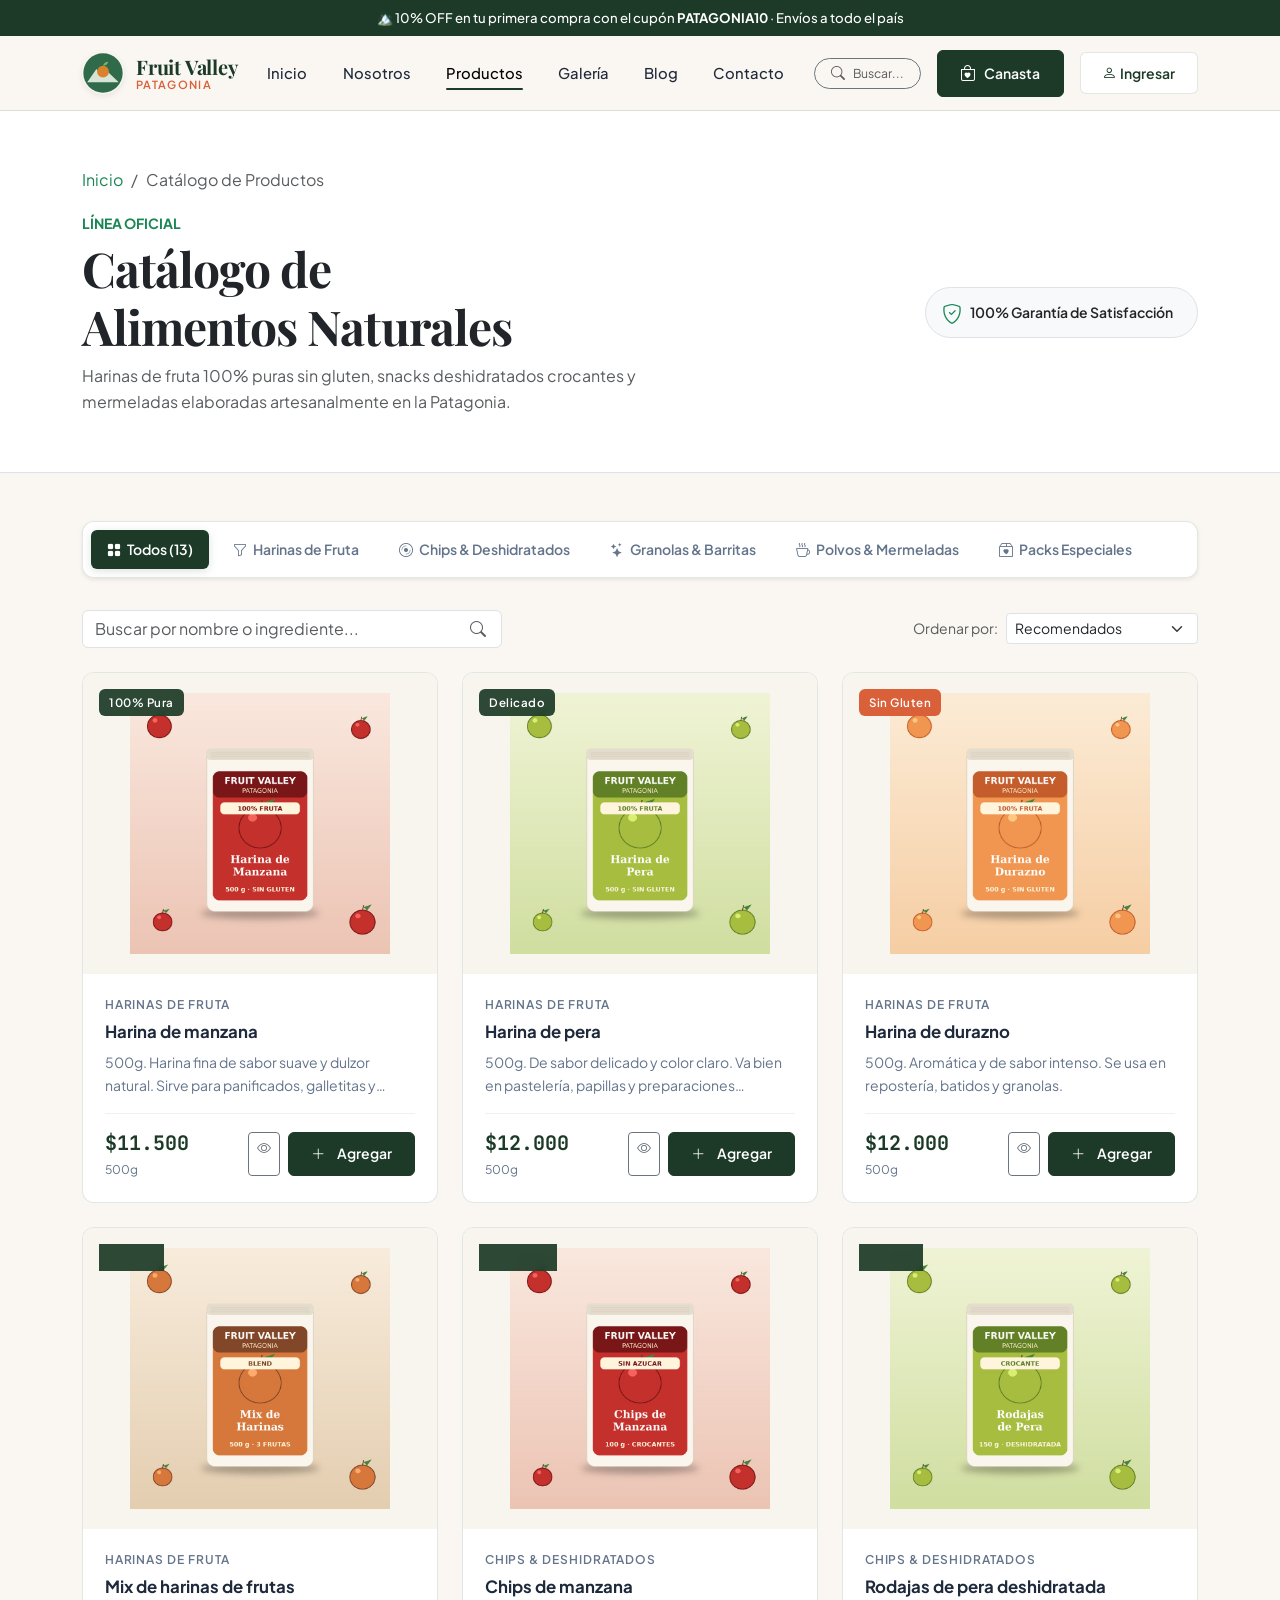
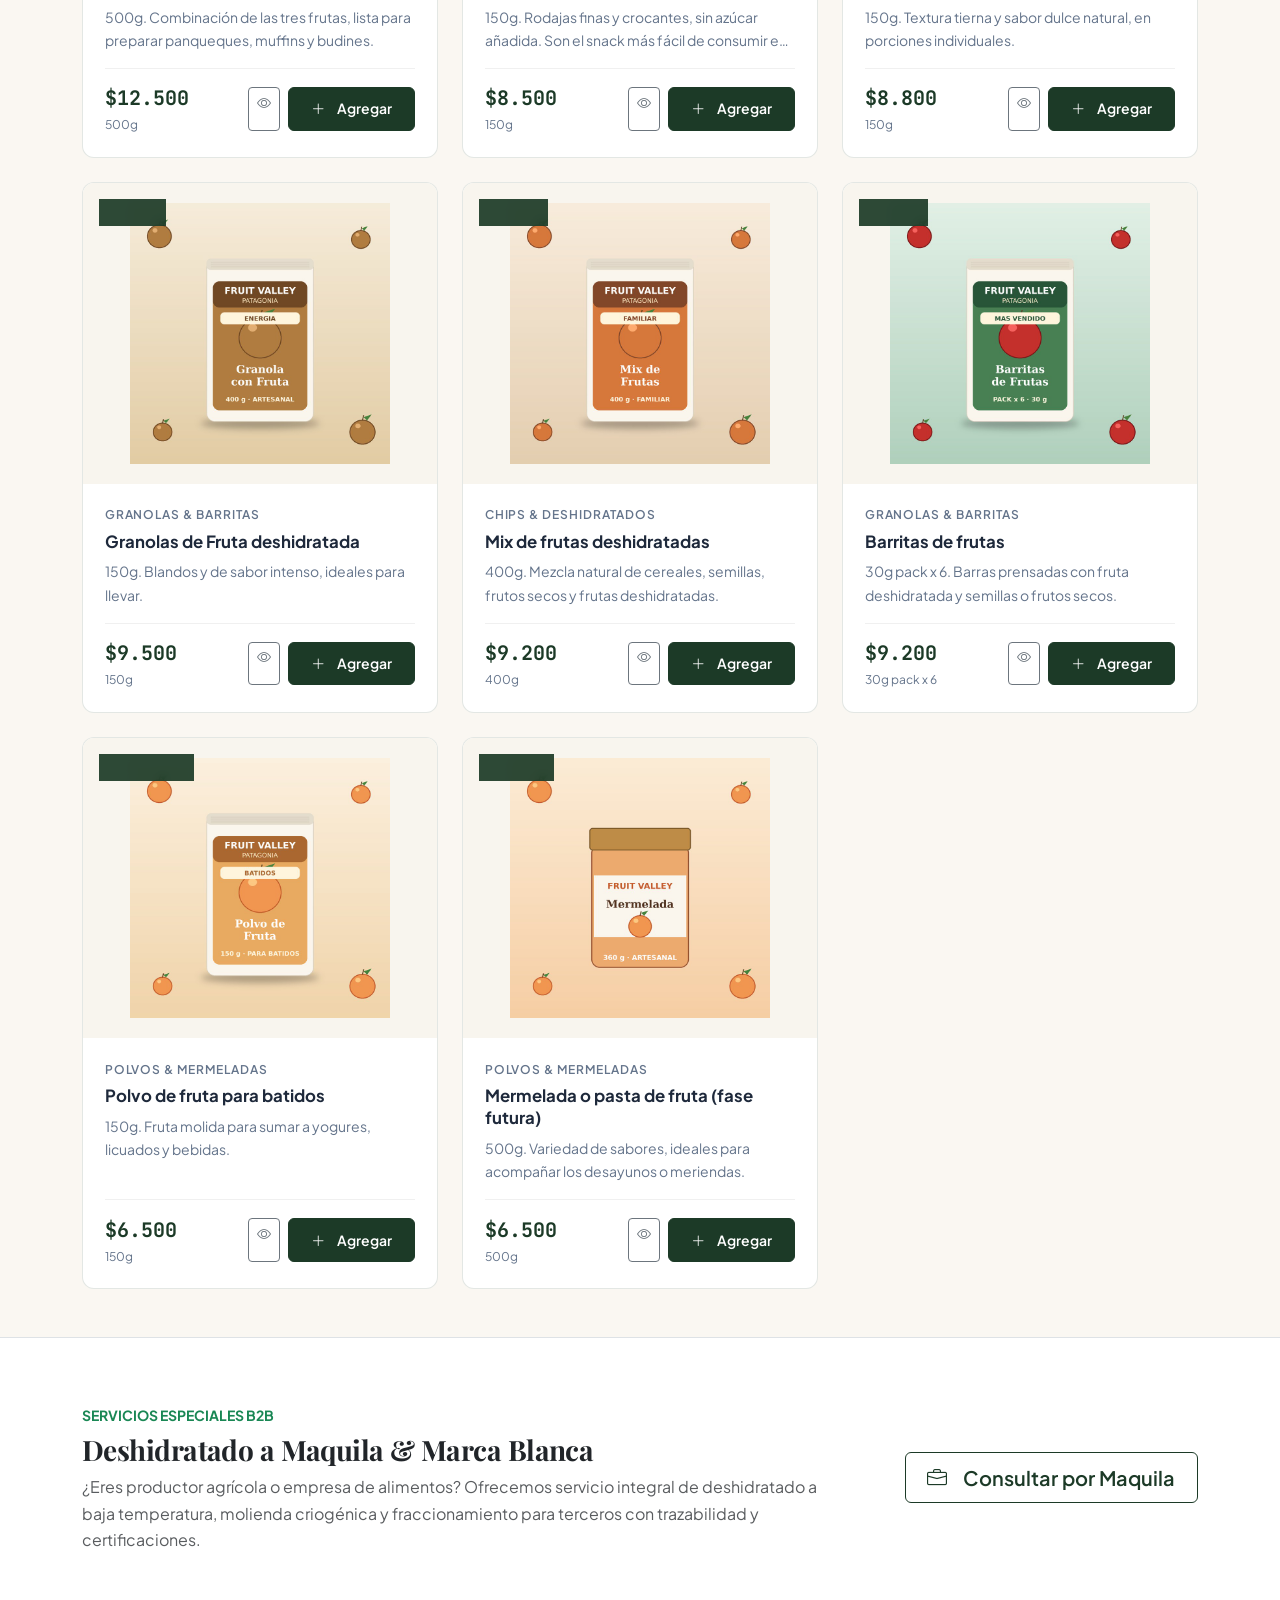
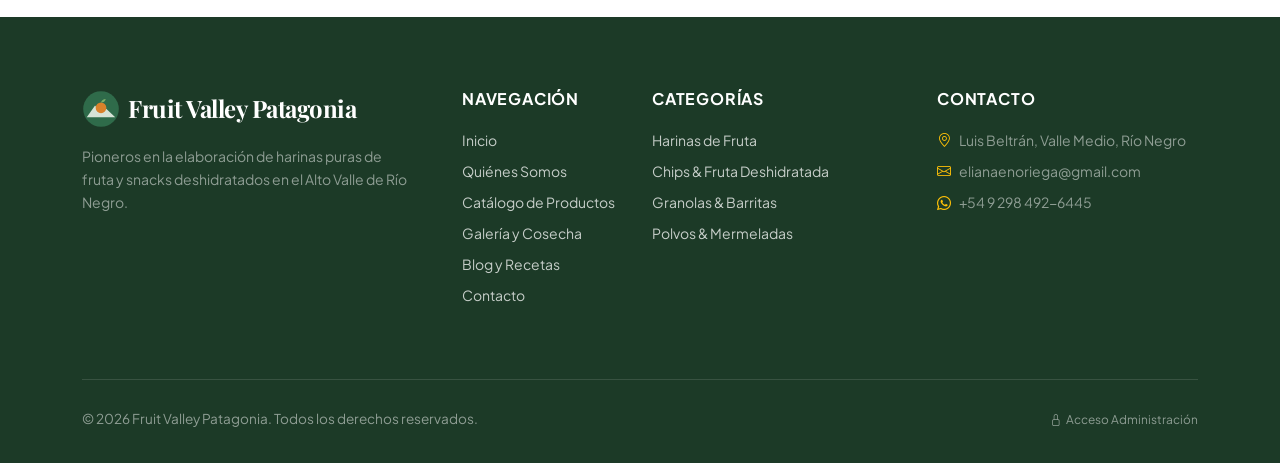
<file: servicios.html>
<!doctype html>
<html lang="es">
  <head>
    <meta charset="UTF-8" />
    <meta name="viewport" content="width=device-width, initial-scale=1.0" />
    <title>Catálogo de Productos | Fruit Valley Patagonia</title>
    <meta name="description" content="Explora nuestro catálogo completo de harinas puras de fruta, chips deshidratados, granolas artesanales y mermeladas patagónicas. Compra online con envíos a todo el país." />
    <meta property="og:title" content="Catálogo de Productos | Fruit Valley Patagonia" />
    <meta property="og:description" content="Harinas de fruta sin gluten, chips crujientes y delicias 100% naturales de la Patagonia." />
    <meta property="og:image" content="./assets/aistudio/Todoslosproductos_21bbed5e.jpg" />
    <meta property="og:type" content="website" />

    <link rel="icon" type="image/svg+xml" href="./assets/icons/favicon.svg" />
    <link rel="shortcut icon" href="./public/favicon.svg" />

    <link rel="stylesheet" href="https://cdn.jsdelivr.net/npm/bootstrap@5.3.3/dist/css/bootstrap.min.css" />
    <link rel="stylesheet" href="https://cdn.jsdelivr.net/npm/bootstrap-icons@1.11.3/font/bootstrap-icons.min.css" />
    <link rel="stylesheet" href="./css/styles.css" />
  </head>
  <body>
    <!-- Announcement Bar -->
    <div class="fvp-announcement-bar">
      <span>🏔️ 10% OFF en tu primera compra con el cupón <strong>PATAGONIA10</strong> · Envíos a todo el país</span>
    </div>

    <!-- Header / Navbar -->
    <header class="sticky-top">
      <nav class="navbar navbar-expand-lg fvp-navbar">
        <div class="container">
          <a class="fvp-brand" href="index.html">
            <img src="./assets/icons/favicon.svg" alt="Fruit Valley Patagonia" class="fvp-brand-logo" />
            <div class="fvp-brand-text">
              <span class="fvp-brand-title">Fruit Valley</span>
              <span class="fvp-brand-subtitle">Patagonia</span>
            </div>
          </a>

          <div class="d-flex align-items-center gap-2 d-lg-none ms-auto me-2">
            <button class="btn btn-sm btn-outline-secondary btn-search-trigger" data-bs-toggle="modal" data-bs-target="#searchModal" aria-label="Buscar">
              <i class="bi bi-search"></i>
            </button>
            <button class="btn btn-sm btn-patagonia position-relative cart-toggle-btn" aria-label="Ver Canasta">
              <i class="bi bi-bag"></i>
              <span class="cart-count-badge fvp-cart-count-badge" style="display: none;">0</span>
            </button>
          </div>

          <button class="navbar-toggler border-0" type="button" data-bs-toggle="collapse" data-bs-target="#navbarMain" aria-label="Toggle navigation">
            <span class="navbar-toggler-icon"></span>
          </button>

          <div class="collapse navbar-collapse justify-content-center" id="navbarMain">
            <ul class="navbar-nav gap-lg-2 py-3 py-lg-0">
              <li class="nav-item"><a class="nav-link fvp-nav-link" href="index.html">Inicio</a></li>
              <li class="nav-item"><a class="nav-link fvp-nav-link" href="nosotros.html">Nosotros</a></li>
              <li class="nav-item"><a class="nav-link fvp-nav-link active" href="servicios.html">Productos</a></li>
              <li class="nav-item"><a class="nav-link fvp-nav-link" href="galeria.html">Galería</a></li>
              <li class="nav-item"><a class="nav-link fvp-nav-link" href="blog.html">Blog</a></li>
              <li class="nav-item"><a class="nav-link fvp-nav-link" href="contacto.html">Contacto</a></li>
            </ul>
          </div>

          <div class="d-none d-lg-flex align-items-center gap-3">
            <button class="btn btn-sm btn-outline-secondary rounded-pill px-3 py-1 btn-search-trigger d-flex align-items-center gap-2" data-bs-toggle="modal" data-bs-target="#searchModal">
              <i class="bi bi-search text-muted"></i>
              <span class="small text-muted">Buscar...</span>
            </button>
            <button class="btn btn-patagonia position-relative cart-toggle-btn d-flex align-items-center gap-2">
              <i class="bi bi-bag-heart"></i>
              <span class="d-none d-xl-inline small">Canasta</span>
              <span class="cart-count-badge fvp-cart-count-badge" style="display: none;">0</span>
            </button>
            <div id="nav-user-container"></div>
          </div>
        </div>
      </nav>
    </header>

    <main>
      <!-- Page Header -->
      <section class="py-5 bg-white border-bottom">
        <div class="container py-2">
          <nav aria-label="breadcrumb">
            <ol class="breadcrumb small">
              <li class="breadcrumb-item"><a href="index.html" class="text-success text-decoration-none">Inicio</a></li>
              <li class="breadcrumb-item active" aria-current="page">Catálogo de Productos</li>
            </ol>
          </nav>
          <div class="row align-items-center">
            <div class="col-lg-7">
              <span class="text-uppercase text-success fw-bold small">Línea Oficial</span>
              <h1 class="display-5 fw-bold text-dark mt-1 mb-2">Catálogo de Alimentos Naturales</h1>
              <p class="text-muted mb-0">
                Harinas de fruta 100% puras sin gluten, snacks deshidratados crocantes y mermeladas elaboradas artesanalmente en la Patagonia.
              </p>
            </div>
            <div class="col-lg-5 mt-4 mt-lg-0 text-lg-end">
              <div class="d-inline-flex align-items-center gap-2 p-2 bg-light rounded-pill border">
                <i class="bi bi-shield-check text-success fs-5 ms-2"></i>
                <span class="small fw-semibold text-dark me-3">100% Garantía de Satisfacción</span>
              </div>
            </div>
          </div>
        </div>
      </section>

      <!-- Catálogo Interactivo con Filtros y Buscador -->
      <section class="py-5" style="background-color: var(--fvp-sand);">
        <div class="container">
          <!-- Barra de Filtros por Categoría (Segmented Controls) -->
          <div class="fvp-filter-bar shadow-sm">
            <button class="fvp-filter-btn active" data-category="all">
              <i class="bi bi-grid-fill me-1"></i> Todos (<span id="count-all">13</span>)
            </button>
            <button class="fvp-filter-btn" data-category="harinas">
              <i class="bi bi-funnel me-1"></i> Harinas de Fruta
            </button>
            <button class="fvp-filter-btn" data-category="chips-deshidratadas">
              <i class="bi bi-disc me-1"></i> Chips & Deshidratados
            </button>
            <button class="fvp-filter-btn" data-category="granolas-barritas">
              <i class="bi bi-stars me-1"></i> Granolas & Barritas
            </button>
            <button class="fvp-filter-btn" data-category="polvos-mermeladas">
              <i class="bi bi-cup-hot me-1"></i> Polvos & Mermeladas
            </button>
            <button class="fvp-filter-btn" data-category="packs">
              <i class="bi bi-box2-heart me-1"></i> Packs Especiales
            </button>
          </div>

          <!-- Barra de búsqueda local y ordenamiento -->
          <div class="d-flex flex-column flex-md-row justify-content-between align-items-md-center gap-3 mb-4">
            <div class="position-relative flex-grow-1" style="max-width: 420px;">
              <input type="text" id="catalog-search-input" class="form-control" placeholder="Buscar por nombre o ingrediente..." autocomplete="off">
              <i class="bi bi-search position-absolute end-0 top-50 translate-middle-y me-3 text-muted"></i>
            </div>
            <div class="d-flex align-items-center gap-2">
              <label for="catalog-sort-select" class="small text-muted text-nowrap mb-0">Ordenar por:</label>
              <select id="catalog-sort-select" class="form-select form-select-sm" style="width: auto;">
                <option value="default">Recomendados</option>
                <option value="price-asc">Precio: Menor a Mayor</option>
                <option value="price-desc">Precio: Mayor a Menor</option>
                <option value="name-asc">Nombre: A - Z</option>
              </select>
            </div>
          </div>

          <!-- Grid de Productos -->
          <div class="row g-4" id="products-catalog-grid">
            <div class="col-12 text-center py-5">
              <div class="spinner-border text-success" role="status"></div>
              <p class="text-muted small mt-2">Cargando productos de la Patagonia...</p>
            </div>
          </div>
        </div>
      </section>

      <!-- Banner de Servicios para Gastronomía y Productores -->
      <section class="py-5 bg-white border-top">
        <div class="container py-3">
          <div class="row g-4 align-items-center">
            <div class="col-lg-8">
              <span class="text-uppercase text-success fw-bold small">Servicios Especiales B2B</span>
              <h3 class="fw-bold text-dark mt-1 mb-2">Deshidratado a Maquila & Marca Blanca</h3>
              <p class="text-muted mb-0">
                ¿Eres productor agrícola o empresa de alimentos? Ofrecemos servicio integral de deshidratado a baja temperatura, molienda criogénica y fraccionamiento para terceros con trazabilidad y certificaciones.
              </p>
            </div>
            <div class="col-lg-4 text-lg-end">
              <a href="contacto.html?tipo=alianza" class="btn btn-patagonia-outline btn-lg">
                <i class="bi bi-briefcase me-2"></i>Consultar por Maquila
              </a>
            </div>
          </div>
        </div>
      </section>
    </main>

    <!-- Footer -->
    <footer class="fvp-footer">
      <div class="container">
        <div class="row g-4">
          <div class="col-lg-4">
            <div class="d-flex align-items-center gap-2 mb-3">
              <img src="./assets/icons/favicon.svg" alt="Fruit Valley Patagonia" width="38" height="38" class="rounded-circle" />
              <span class="fs-4 fw-bold font-serif text-white">Fruit Valley Patagonia</span>
            </div>
            <p class="text-white-50 small pe-lg-4">
              Pioneros en la elaboración de harinas puras de fruta y snacks deshidratados en el Alto Valle de Río Negro.
            </p>
          </div>
          <div class="col-6 col-lg-2">
            <h6 class="fvp-footer-title">Navegación</h6>
            <ul class="list-unstyled small">
              <li class="mb-2"><a href="index.html">Inicio</a></li>
              <li class="mb-2"><a href="nosotros.html">Quiénes Somos</a></li>
              <li class="mb-2"><a href="servicios.html">Catálogo de Productos</a></li>
              <li class="mb-2"><a href="galeria.html">Galería y Cosecha</a></li>
              <li class="mb-2"><a href="blog.html">Blog y Recetas</a></li>
              <li class="mb-2"><a href="contacto.html">Contacto</a></li>
            </ul>
          </div>
          <div class="col-6 col-lg-3">
            <h6 class="fvp-footer-title">Categorías</h6>
            <ul class="list-unstyled small">
              <li class="mb-2"><a href="servicios.html?cat=harinas">Harinas de Fruta</a></li>
              <li class="mb-2"><a href="servicios.html?cat=chips-deshidratadas">Chips & Fruta Deshidratada</a></li>
              <li class="mb-2"><a href="servicios.html?cat=granolas-barritas">Granolas & Barritas</a></li>
              <li class="mb-2"><a href="servicios.html?cat=polvos-mermeladas">Polvos & Mermeladas</a></li>
            </ul>
          </div>
          <div class="col-lg-3">
            <h6 class="fvp-footer-title">Contacto</h6>
            <ul class="list-unstyled small text-white-50">
              <li class="mb-2"><i class="bi bi-geo-alt text-warning me-2"></i>Luis Beltrán, Valle Medio, Río Negro</li>
              <li class="mb-2"><i class="bi bi-envelope text-warning me-2"></i><a href="mailto:elianaenoriega@gmail.com" class="text-white-50">elianaenoriega@gmail.com</a></li>
              <li class="mb-2"><i class="bi bi-whatsapp text-warning me-2"></i><a href="https://wa.me/5492984926445" target="_blank" class="text-white-50">+54 9 298 492-6445</a></li>
            </ul>
          </div>
        </div>
        <div class="fvp-footer-bottom d-flex justify-content-between align-items-center text-white-50">
          <div>&copy; 2026 Fruit Valley Patagonia. Todos los derechos reservados.</div>
          <div><a href="dashboard.html" class="text-white-50 small"><i class="bi bi-lock me-1"></i>Acceso Administración</a></div>
        </div>
      </div>
    </footer>

    <script src="https://cdn.jsdelivr.net/npm/bootstrap@5.3.3/dist/js/bootstrap.bundle.min.js"></script>
    <script type="module" src="./js/main.js"></script>

    <!-- Script de Catálogo y Filtros Dinámicos -->
    <script type="module">
      import { API } from './js/api.js';

      let currentCategory = 'all';
      let currentSearch = '';
      let currentSort = 'default';

      // Leer parámetro URL si existe (?cat=harinas)
      const urlParams = new URLSearchParams(window.location.search);
      const urlCat = urlParams.get('cat');
      if (urlCat) {
        currentCategory = urlCat;
      }

      async function renderProducts() {
        const grid = document.getElementById('products-catalog-grid');
        grid.innerHTML = `
          <div class="col-12 text-center py-5">
            <div class="spinner-border text-success" role="status"></div>
            <p class="text-muted small mt-2">Cargando productos...</p>
          </div>
        `;

        let products = await API.getProducts(currentCategory, currentSearch);

        // Ordenamiento
        if (currentSort === 'price-asc') {
          products.sort((a, b) => a.price - b.price);
        } else if (currentSort === 'price-desc') {
          products.sort((a, b) => b.price - a.price);
        } else if (currentSort === 'name-asc') {
          products.sort((a, b) => a.name.localeCompare(b.name));
        }

        if (products.length === 0) {
          grid.innerHTML = `
            <div class="col-12 text-center py-5">
              <i class="bi bi-inbox fs-1 text-muted d-block mb-3"></i>
              <h5 class="fw-bold text-dark">No se encontraron productos</h5>
              <p class="text-muted small">Intenta cambiando el filtro de categoría o la búsqueda.</p>
              <button class="btn btn-sm btn-patagonia" id="btn-clear-filters">Ver Todos los Productos</button>
            </div>
          `;
          document.getElementById('btn-clear-filters')?.addEventListener('click', () => {
            currentCategory = 'all';
            currentSearch = '';
            document.getElementById('catalog-search-input').value = '';
            document.querySelectorAll('.fvp-filter-btn').forEach(b => b.classList.toggle('active', b.dataset.category === 'all'));
            renderProducts();
          });
          return;
        }

        let html = '';
        products.forEach(p => {
          html += `
            <div class="col-md-6 col-lg-4">
              <div class="fvp-card">
                <div class="fvp-card-img-wrapper">
                  ${p.badge ? `<span class="fvp-badge-tag ${p.badge.includes('Sin') || p.badge.includes('Ahorro') ? 'fvp-badge-accent' : ''}">${p.badge}</span>` : ''}
                  <img src="${p.image}" alt="${p.name}" class="fvp-card-img" onerror="this.src='./assets/icons/favicon.svg'" />
                </div>
                <div class="fvp-card-body">
                  <span class="fvp-card-category">${p.categoryName}</span>
                  <h4 class="fvp-card-title"><a href="detalle.html?id=${p.id}">${p.name}</a></h4>
                  <p class="fvp-card-desc">${p.description}</p>
                  <div class="fvp-card-footer">
                    <div>
                      <span class="fvp-price">$${p.price.toLocaleString('es-AR')}</span>
                      <span class="fvp-price-sub">${p.unit || p.netWeight}</span>
                    </div>
                    <div class="d-flex gap-2">
                      <a href="detalle.html?id=${p.id}" class="btn btn-sm btn-outline-secondary" title="Ver detalles y nutrición">
                        <i class="bi bi-eye"></i>
                      </a>
                      <button class="btn btn-sm btn-patagonia btn-add-to-cart" data-product-id="${p.id}">
                        <i class="bi bi-plus-lg me-1"></i>Agregar
                      </button>
                    </div>
                  </div>
                </div>
              </div>
            </div>
          `;
        });

        grid.innerHTML = html;
      }

      // Eventos de Filtro
      document.querySelectorAll('.fvp-filter-btn').forEach(btn => {
        if (btn.dataset.category === currentCategory) {
          document.querySelectorAll('.fvp-filter-btn').forEach(b => b.classList.remove('active'));
          btn.classList.add('active');
        }

        btn.addEventListener('click', () => {
          document.querySelectorAll('.fvp-filter-btn').forEach(b => b.classList.remove('active'));
          btn.classList.add('active');
          currentCategory = btn.dataset.category;
          renderProducts();
        });
      });

      // Buscador
      const searchInput = document.getElementById('catalog-search-input');
      let searchTimeout = null;
      searchInput.addEventListener('input', (e) => {
        clearTimeout(searchTimeout);
        searchTimeout = setTimeout(() => {
          currentSearch = e.target.value.trim();
          renderProducts();
        }, 200);
      });

      // Ordenamiento
      document.getElementById('catalog-sort-select').addEventListener('change', (e) => {
        currentSort = e.target.value;
        renderProducts();
      });

      // Render inicial
      renderProducts();
    </script>
  </body>
</html>
</file>
<file: css/styles.css>
@charset "UTF-8";
@import url('https://fonts.googleapis.com/css2?family=Playfair+Display:ital,wght@0,500;0,600;0,700;1,400&family=Plus+Jakarta+Sans:wght@300;400;500;600;700&family=JetBrains+Mono:wght@400;500&display=swap');

/* ==========================================================================
   Fruit Valley Patagonia - Custom Design System (CSS3 & Bootstrap 5 Extension)
   ========================================================================== */

:root {
  --fvp-primary: #1C3A27;
  --fvp-primary-rgb: 28, 58, 39;
  --fvp-primary-light: #2D5A27;
  --fvp-primary-hover: #122519;
  --fvp-sand: #FAF7F2;
  --fvp-sand-dark: #EFE8DC;
  --fvp-kraft: #D9C5AA;
  --fvp-terracotta: #D96038;
  --fvp-terracotta-hover: #C04E27;
  --fvp-mountain: #1B365D;
  --fvp-gold: #C99738;
  --fvp-dark: #1E293B;
  --fvp-muted: #64748B;
  --fvp-border: rgba(28, 58, 39, 0.12);
  --fvp-card-bg: #FFFFFF;
  --fvp-radius-sm: 6px;
  --fvp-radius-md: 12px;
  --fvp-radius-lg: 16px;
  --fvp-shadow-sm: 0 2px 8px rgba(28, 58, 39, 0.05);
  --fvp-shadow-md: 0 8px 24px rgba(28, 58, 39, 0.08);
  --fvp-shadow-lg: 0 16px 40px rgba(28, 58, 39, 0.12);
  --fvp-font-sans: 'Plus Jakarta Sans', -apple-system, BlinkMacSystemFont, 'Segoe UI', Roboto, sans-serif;
  --fvp-font-serif: 'Playfair Display', Georgia, serif;
  --fvp-font-mono: 'JetBrains Mono', monospace;
}

/* Base Document Styling */
html {
  scroll-behavior: smooth;
  font-size: 16px;
}

body {
  font-family: var(--fvp-font-sans);
  background-color: var(--fvp-sand);
  color: var(--fvp-dark);
  line-height: 1.65;
  -webkit-font-smoothing: antialiased;
  -moz-osx-font-smoothing: grayscale;
  min-height: 100vh;
  display: flex;
  flex-direction: column;
}

main {
  flex: 1 0 auto;
}

h1, h2, h3, .font-serif {
  font-family: var(--fvp-font-serif);
  color: var(--fvp-primary);
  letter-spacing: -0.02em;
}

h1, h2 {
  text-wrap: balance;
}

.tabular-nums {
  font-variant-numeric: tabular-nums;
  font-feature-settings: "tnum";
}

/* ==========================================================================
   Navigation Bar (Top Bar Contract: Brand - Links - Action)
   ========================================================================== */
.fvp-navbar {
  background-color: rgba(250, 247, 242, 0.95);
  backdrop-filter: blur(12px);
  -webkit-backdrop-filter: blur(12px);
  border-bottom: 1px solid var(--fvp-border);
  transition: all 0.25s ease-in-out;
  padding-top: 0.85rem;
  padding-bottom: 0.85rem;
  z-index: 1030;
}

.fvp-navbar.scrolled {
  background-color: #FFFFFF;
  box-shadow: var(--fvp-shadow-sm);
  padding-top: 0.6rem;
  padding-bottom: 0.6rem;
}

.fvp-brand {
  display: flex;
  align-items: center;
  gap: 0.75rem;
  text-decoration: none;
  color: var(--fvp-primary);
  font-weight: 700;
  transition: opacity 0.2s ease;
}

.fvp-brand:hover {
  color: var(--fvp-primary-light);
  opacity: 0.95;
}

.fvp-brand-logo {
  width: 42px;
  height: 42px;
  border-radius: 50%;
  box-shadow: 0 2px 6px rgba(0, 0, 0, 0.08);
}

.fvp-brand-text {
  display: flex;
  flex-direction: column;
  line-height: 1.1;
}

.fvp-brand-title {
  font-family: var(--fvp-font-serif);
  font-size: 1.25rem;
  font-weight: 700;
  color: var(--fvp-primary);
  letter-spacing: -0.01em;
}

.fvp-brand-subtitle {
  font-size: 0.7rem;
  text-transform: uppercase;
  letter-spacing: 0.12em;
  color: var(--fvp-terracotta);
  font-weight: 600;
}

/* Nav Links */
.fvp-nav-link {
  font-size: 0.925rem;
  font-weight: 500;
  color: var(--fvp-dark);
  padding: 0.5rem 0.85rem !important;
  border-radius: var(--fvp-radius-sm);
  transition: color 0.18s ease, background-color 0.18s ease;
  position: relative;
}

.fvp-nav-link:hover,
.fvp-nav-link.active {
  color: var(--fvp-primary);
}

.fvp-nav-link.active::after {
  content: '';
  position: absolute;
  bottom: 0.2rem;
  left: 0.85rem;
  right: 0.85rem;
  height: 2px;
  background-color: var(--fvp-primary);
  border-radius: 2px;
}

/* Top Bar Announcement Banner */
.fvp-announcement-bar {
  background-color: var(--fvp-primary);
  color: #FFFFFF;
  font-size: 0.825rem;
  padding: 0.45rem 1rem;
  text-align: center;
  font-weight: 500;
}

.fvp-announcement-bar a {
  color: #FFFFFF;
  text-decoration: underline;
  margin-left: 0.5rem;
}

/* ==========================================================================
   Buttons & Interactive Elements
   ========================================================================== */
.btn-patagonia {
  background-color: var(--fvp-primary);
  color: #FFFFFF;
  border: 1px solid var(--fvp-primary);
  font-weight: 600;
  padding: 0.65rem 1.4rem;
  border-radius: var(--fvp-radius-sm);
  transition: all 0.2s cubic-bezier(0.16, 1, 0.3, 1);
  display: inline-flex;
  align-items: center;
  justify-content: center;
  gap: 0.5rem;
}

.btn-patagonia:hover {
  background-color: var(--fvp-primary-hover);
  color: #FFFFFF;
  transform: translateY(-1px);
  box-shadow: 0 4px 12px rgba(28, 58, 39, 0.25);
}

.btn-patagonia-accent {
  background-color: var(--fvp-terracotta);
  color: #FFFFFF;
  border: 1px solid var(--fvp-terracotta);
  font-weight: 600;
  padding: 0.65rem 1.4rem;
  border-radius: var(--fvp-radius-sm);
  transition: all 0.2s ease;
  display: inline-flex;
  align-items: center;
  justify-content: center;
  gap: 0.5rem;
}

.btn-patagonia-accent:hover {
  background-color: var(--fvp-terracotta-hover);
  color: #FFFFFF;
  transform: translateY(-1px);
  box-shadow: 0 4px 12px rgba(217, 96, 56, 0.3);
}

.btn-patagonia-outline {
  background-color: transparent;
  color: var(--fvp-primary);
  border: 1.5px solid var(--fvp-primary);
  font-weight: 600;
  padding: 0.6rem 1.35rem;
  border-radius: var(--fvp-radius-sm);
  transition: all 0.2s ease;
  display: inline-flex;
  align-items: center;
  justify-content: center;
  gap: 0.5rem;
}

.btn-patagonia-outline:hover {
  background-color: var(--fvp-primary);
  color: #FFFFFF;
  transform: translateY(-1px);
}

.btn-patagonia-light {
  background-color: #FFFFFF;
  color: var(--fvp-primary);
  border: 1px solid var(--fvp-border);
  font-weight: 600;
  padding: 0.6rem 1.35rem;
  border-radius: var(--fvp-radius-sm);
  transition: all 0.2s ease;
}

.btn-patagonia-light:hover {
  background-color: var(--fvp-sand);
  color: var(--fvp-primary-hover);
  border-color: var(--fvp-primary);
}

/* ==========================================================================
   Product Cards & Grid System
   ========================================================================== */
.fvp-card {
  background-color: var(--fvp-card-bg);
  border: 1px solid var(--fvp-border);
  border-radius: var(--fvp-radius-md);
  overflow: hidden;
  transition: transform 0.25s cubic-bezier(0.16, 1, 0.3, 1), box-shadow 0.25s ease, border-color 0.25s ease;
  display: flex;
  flex-direction: column;
  height: 100%;
}

.fvp-card:hover {
  transform: translateY(-4px);
  box-shadow: var(--fvp-shadow-md);
  border-color: rgba(28, 58, 39, 0.25);
}

.fvp-card-img-wrapper {
  position: relative;
  width: 100%;
  padding-top: 85%; /* 4:3ish ratio */
  background-color: #F8F5EE;
  overflow: hidden;
}

.fvp-card-img {
  position: absolute;
  top: 0;
  left: 0;
  width: 100%;
  height: 100%;
  object-fit: contain;
  padding: 1.25rem;
  transition: transform 0.4s ease;
}

.fvp-card:hover .fvp-card-img {
  transform: scale(1.04);
}

.fvp-badge-tag {
  position: absolute;
  top: 1rem;
  left: 1rem;
  background-color: rgba(28, 58, 39, 0.92);
  color: #FFFFFF;
  font-size: 0.72rem;
  font-weight: 600;
  letter-spacing: 0.04em;
  padding: 0.25rem 0.65rem;
  border-radius: var(--fvp-radius-sm);
  backdrop-filter: blur(4px);
  z-index: 2;
}

.fvp-badge-accent {
  background-color: var(--fvp-terracotta);
}

.fvp-card-body {
  padding: 1.35rem;
  display: flex;
  flex-direction: column;
  flex-grow: 1;
}

.fvp-card-category {
  font-size: 0.75rem;
  text-transform: uppercase;
  letter-spacing: 0.08em;
  color: var(--fvp-muted);
  font-weight: 600;
  margin-bottom: 0.35rem;
}

.fvp-card-title {
  font-family: var(--fvp-font-sans);
  font-size: 1.05rem;
  font-weight: 700;
  color: var(--fvp-dark);
  margin-bottom: 0.5rem;
  line-height: 1.3;
}

.fvp-card-title a {
  color: inherit;
  text-decoration: none;
  transition: color 0.15s ease;
}

.fvp-card-title a:hover {
  color: var(--fvp-primary);
}

.fvp-card-desc {
  font-size: 0.875rem;
  color: var(--fvp-muted);
  margin-bottom: 1rem;
  display: -webkit-box;
  -webkit-line-clamp: 2;
  -webkit-box-orient: vertical;
  overflow: hidden;
  flex-grow: 1;
}

.fvp-card-footer {
  display: flex;
  align-items: center;
  justify-content: space-between;
  padding-top: 0.85rem;
  border-top: 1px solid rgba(0, 0, 0, 0.06);
  margin-top: auto;
}

.fvp-price {
  font-size: 1.25rem;
  font-weight: 700;
  color: var(--fvp-primary);
  font-family: var(--fvp-font-mono);
}

.fvp-price-sub {
  font-size: 0.75rem;
  color: var(--fvp-muted);
  font-weight: 400;
  display: block;
}

/* ==========================================================================
   Hero Section
   ========================================================================== */
.fvp-hero {
  position: relative;
  background: linear-gradient(135deg, rgba(28, 58, 39, 0.96) 0%, rgba(18, 37, 25, 0.98) 100%), url('../assets/aistudio/Todoslosproductos_21bbed5e.jpg');
  background-size: cover;
  background-position: center;
  color: #FFFFFF;
  padding: 5rem 0 5.5rem;
  overflow: hidden;
}

.fvp-hero h1 {
  color: #FFFFFF;
  font-size: clamp(2.25rem, 4.5vw, 3.8rem);
  font-weight: 700;
  line-height: 1.15;
  margin-bottom: 1.25rem;
}

.fvp-hero-lead {
  font-size: 1.15rem;
  color: rgba(255, 255, 255, 0.88);
  font-weight: 400;
  max-width: 580px;
  margin-bottom: 2rem;
}

.fvp-hero-badge {
  display: inline-flex;
  align-items: center;
  gap: 0.5rem;
  background-color: rgba(255, 255, 255, 0.12);
  border: 1px solid rgba(255, 255, 255, 0.2);
  color: #FFFFFF;
  font-size: 0.8rem;
  font-weight: 600;
  padding: 0.35rem 0.85rem;
  border-radius: var(--fvp-radius-sm);
  margin-bottom: 1.5rem;
  backdrop-filter: blur(8px);
}

.fvp-hero-image-card {
  background: #FFFFFF;
  border-radius: var(--fvp-radius-lg);
  padding: 0.75rem;
  box-shadow: 0 20px 50px rgba(0, 0, 0, 0.3);
  transform: perspective(1000px) rotateY(-3deg) rotateX(2deg);
  transition: transform 0.4s ease;
}

.fvp-hero-image-card:hover {
  transform: perspective(1000px) rotateY(0deg) rotateX(0deg);
}

.fvp-hero-image-card img {
  border-radius: var(--fvp-radius-md);
  width: 100%;
  height: auto;
  display: block;
}

/* ==========================================================================
   Pillars & Feature Badges
   ========================================================================== */
.fvp-feature-card {
  background-color: #FFFFFF;
  border: 1px solid var(--fvp-border);
  border-radius: var(--fvp-radius-md);
  padding: 1.75rem 1.5rem;
  height: 100%;
  transition: all 0.25s ease;
}

.fvp-feature-card:hover {
  border-color: var(--fvp-primary-light);
  transform: translateY(-3px);
  box-shadow: var(--fvp-shadow-md);
}

.fvp-feature-icon {
  width: 54px;
  height: 54px;
  border-radius: var(--fvp-radius-sm);
  background-color: rgba(28, 58, 39, 0.08);
  color: var(--fvp-primary);
  display: flex;
  align-items: center;
  justify-content: center;
  font-size: 1.6rem;
  margin-bottom: 1.25rem;
}

/* ==========================================================================
   Filter & Category Segmented Controls (Buttons, not fake tags)
   ========================================================================== */
.fvp-filter-bar {
  display: flex;
  flex-wrap: wrap;
  gap: 0.5rem;
  padding: 0.5rem;
  background-color: #FFFFFF;
  border: 1px solid var(--fvp-border);
  border-radius: var(--fvp-radius-md);
  margin-bottom: 2rem;
}

.fvp-filter-btn {
  background: transparent;
  border: none;
  font-size: 0.875rem;
  font-weight: 600;
  color: var(--fvp-muted);
  padding: 0.5rem 1rem;
  border-radius: var(--fvp-radius-sm);
  cursor: pointer;
  transition: all 0.18s ease;
  white-space: nowrap;
}

.fvp-filter-btn:hover {
  color: var(--fvp-primary);
  background-color: var(--fvp-sand);
}

.fvp-filter-btn.active {
  background-color: var(--fvp-primary);
  color: #FFFFFF;
  box-shadow: 0 2px 8px rgba(28, 58, 39, 0.15);
}

/* ==========================================================================
   Cart Offcanvas Drawer
   ========================================================================== */
.fvp-offcanvas-cart {
  width: 440px !important;
  max-width: 90vw !important;
  background-color: #FFFFFF;
}

.fvp-cart-item {
  display: flex;
  gap: 1rem;
  padding: 1rem 0;
  border-bottom: 1px solid rgba(0, 0, 0, 0.06);
  align-items: center;
}

.fvp-cart-item-img {
  width: 72px;
  height: 72px;
  border-radius: var(--fvp-radius-sm);
  background-color: #F8F5EE;
  object-fit: contain;
  padding: 0.35rem;
  border: 1px solid var(--fvp-border);
  flex-shrink: 0;
}

.fvp-cart-qty-btn {
  width: 28px;
  height: 28px;
  padding: 0;
  display: inline-flex;
  align-items: center;
  justify-content: center;
  border: 1px solid var(--fvp-border);
  background-color: #FFFFFF;
  border-radius: var(--fvp-radius-sm);
  font-size: 0.85rem;
  cursor: pointer;
  color: var(--fvp-dark);
}

.fvp-cart-qty-btn:hover {
  background-color: var(--fvp-sand);
  color: var(--fvp-primary);
}

.fvp-cart-count-badge {
  font-size: 0.7rem;
  position: absolute;
  top: -4px;
  right: -6px;
  background-color: var(--fvp-terracotta);
  color: #FFFFFF;
  border-radius: 50%;
  width: 20px;
  height: 20px;
  display: flex;
  align-items: center;
  justify-content: center;
  font-weight: 700;
}

/* Floating cart button for mobile */
.fvp-float-cart-btn {
  position: fixed;
  bottom: 1.5rem;
  right: 1.5rem;
  z-index: 1020;
  width: 58px;
  height: 58px;
  border-radius: 50%;
  background-color: var(--fvp-primary);
  color: #FFFFFF;
  box-shadow: 0 8px 24px rgba(28, 58, 39, 0.35);
  display: flex;
  align-items: center;
  justify-content: center;
  font-size: 1.4rem;
  border: none;
  cursor: pointer;
  transition: transform 0.2s ease;
}

.fvp-float-cart-btn:hover {
  transform: scale(1.08);
  background-color: var(--fvp-primary-hover);
}

/* ==========================================================================
   Product Detail (PDP) Styles
   ========================================================================== */
.fvp-pdp-gallery-main {
  background-color: #F8F5EE;
  border: 1px solid var(--fvp-border);
  border-radius: var(--fvp-radius-lg);
  padding: 2.5rem;
  text-align: center;
  margin-bottom: 1rem;
}

.fvp-pdp-gallery-main img {
  max-height: 480px;
  width: auto;
  max-width: 100%;
  object-fit: contain;
  transition: transform 0.3s ease;
}

.fvp-pdp-thumbs {
  display: flex;
  gap: 0.75rem;
  overflow-x: auto;
  padding-bottom: 0.5rem;
}

.fvp-pdp-thumb {
  width: 80px;
  height: 80px;
  border-radius: var(--fvp-radius-sm);
  background-color: #F8F5EE;
  border: 2px solid transparent;
  padding: 0.4rem;
  cursor: pointer;
  transition: border-color 0.15s ease;
  flex-shrink: 0;
}

.fvp-pdp-thumb.active {
  border-color: var(--fvp-primary);
}

.fvp-nutrition-table {
  width: 100%;
  font-size: 0.875rem;
}

.fvp-nutrition-table tr td {
  padding: 0.5rem 0.75rem;
  border-bottom: 1px solid rgba(0, 0, 0, 0.06);
}

.fvp-nutrition-table tr:last-child td {
  border-bottom: none;
}

/* ==========================================================================
   Dashboard & Admin View
   ========================================================================== */
.fvp-admin-sidebar {
  background-color: #FFFFFF;
  border-right: 1px solid var(--fvp-border);
  min-height: calc(100vh - 80px);
}

.fvp-stat-box {
  background-color: #FFFFFF;
  border: 1px solid var(--fvp-border);
  border-radius: var(--fvp-radius-md);
  padding: 1.5rem;
  box-shadow: var(--fvp-shadow-sm);
}

.fvp-stat-val {
  font-family: var(--fvp-font-mono);
  font-size: 2rem;
  font-weight: 700;
  color: var(--fvp-primary);
}

.fvp-badge-status {
  padding: 0.25rem 0.65rem;
  border-radius: var(--fvp-radius-sm);
  font-size: 0.75rem;
  font-weight: 600;
}

.fvp-status-active {
  background-color: #DEF7EC;
  color: #03543F;
}

.fvp-status-pending {
  background-color: #FEF08A;
  color: #713F12;
}

.fvp-status-low {
  background-color: #FEE2E2;
  color: #991B1B;
}

/* ==========================================================================
   Footer
   ========================================================================== */
.fvp-footer {
  background-color: var(--fvp-primary);
  color: rgba(255, 255, 255, 0.85);
  padding: 4.5rem 0 2rem;
  margin-top: auto;
}

.fvp-footer a {
  color: rgba(255, 255, 255, 0.75);
  text-decoration: none;
  transition: color 0.18s ease;
}

.fvp-footer a:hover {
  color: #FFFFFF;
}

.fvp-footer-title {
  color: #FFFFFF;
  font-family: var(--fvp-font-sans);
  font-size: 1rem;
  font-weight: 700;
  text-transform: uppercase;
  letter-spacing: 0.05em;
  margin-bottom: 1.25rem;
}

.fvp-footer-bottom {
  border-top: 1px solid rgba(255, 255, 255, 0.12);
  padding-top: 1.75rem;
  margin-top: 3.5rem;
  font-size: 0.85rem;
}

/* ==========================================================================
   Search Modal & Utilities
   ========================================================================== */
.fvp-search-input {
  font-size: 1.15rem;
  padding: 0.85rem 1.25rem;
  border-radius: var(--fvp-radius-md);
  border: 1.5px solid var(--fvp-border);
}

.fvp-search-input:focus {
  border-color: var(--fvp-primary);
  box-shadow: 0 0 0 3px rgba(28, 58, 39, 0.12);
}

.fvp-search-result-item {
  display: flex;
  align-items: center;
  gap: 1rem;
  padding: 0.75rem 1rem;
  border-radius: var(--fvp-radius-sm);
  text-decoration: none;
  color: var(--fvp-dark);
  transition: background-color 0.15s ease;
}

.fvp-search-result-item:hover {
  background-color: var(--fvp-sand);
  color: var(--fvp-primary);
}

.fvp-search-result-img {
  width: 50px;
  height: 50px;
  border-radius: var(--fvp-radius-sm);
  background-color: #F8F5EE;
  object-fit: contain;
  padding: 0.25rem;
}

/* Toast container custom position */
.toast-container {
  z-index: 1090;
}
</file>
